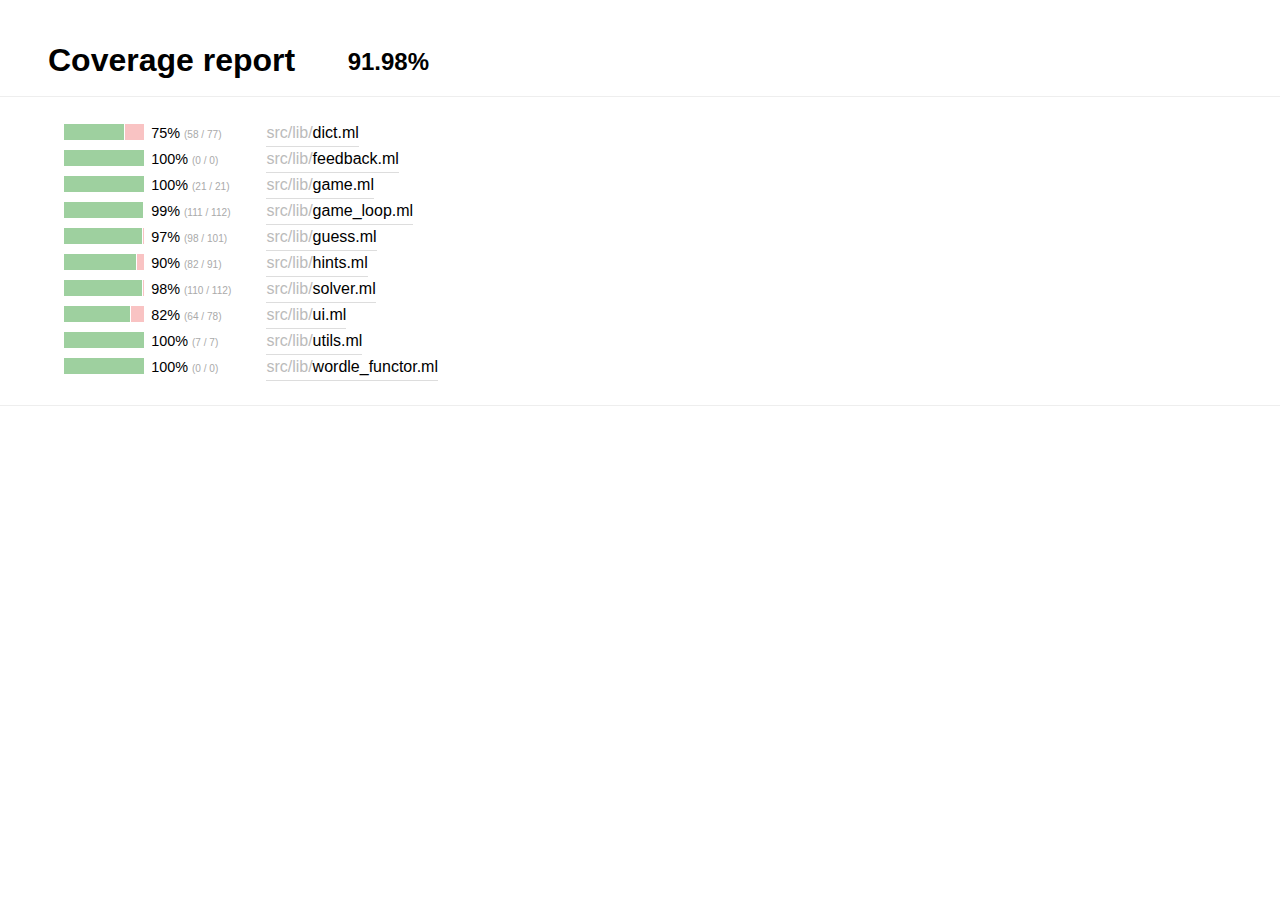
<file: _coverage/index.html>
<!DOCTYPE html>
<html lang="en">
  <head>
    <meta charset="utf-8"/>
    <title>Coverage report</title>
    <meta name="description" content="91.98% coverage overall"/>
    <link rel="stylesheet" type="text/css" href="coverage.css"/>
  </head>
  <body>
    <div id="header">
      <h1>Coverage report</h1>
      <h2>91.98%</h2>
    </div>
    <div id="files">
      <div>
        <span class="meter">
          <span class="covered" style="width: 75%"></span>
        </span>
        <span class="percentage">75% <span class="stats">(58 / 77)</span></span>
        <a href="src/lib/dict.ml.html">
          <span class="dirname">src/lib/</span>dict.ml
        </a>
      </div>
      <div>
        <span class="meter">
          <span class="covered" style="width: 100%"></span>
        </span>
        <span class="percentage">100% <span class="stats">(0 / 0)</span></span>
        <a href="src/lib/feedback.ml.html">
          <span class="dirname">src/lib/</span>feedback.ml
        </a>
      </div>
      <div>
        <span class="meter">
          <span class="covered" style="width: 100%"></span>
        </span>
        <span class="percentage">100% <span class="stats">(21 / 21)</span></span>
        <a href="src/lib/game.ml.html">
          <span class="dirname">src/lib/</span>game.ml
        </a>
      </div>
      <div>
        <span class="meter">
          <span class="covered" style="width: 99%"></span>
        </span>
        <span class="percentage">99% <span class="stats">(111 / 112)</span></span>
        <a href="src/lib/game_loop.ml.html">
          <span class="dirname">src/lib/</span>game_loop.ml
        </a>
      </div>
      <div>
        <span class="meter">
          <span class="covered" style="width: 97%"></span>
        </span>
        <span class="percentage">97% <span class="stats">(98 / 101)</span></span>
        <a href="src/lib/guess.ml.html">
          <span class="dirname">src/lib/</span>guess.ml
        </a>
      </div>
      <div>
        <span class="meter">
          <span class="covered" style="width: 90%"></span>
        </span>
        <span class="percentage">90% <span class="stats">(82 / 91)</span></span>
        <a href="src/lib/hints.ml.html">
          <span class="dirname">src/lib/</span>hints.ml
        </a>
      </div>
      <div>
        <span class="meter">
          <span class="covered" style="width: 98%"></span>
        </span>
        <span class="percentage">98% <span class="stats">(110 / 112)</span></span>
        <a href="src/lib/solver.ml.html">
          <span class="dirname">src/lib/</span>solver.ml
        </a>
      </div>
      <div>
        <span class="meter">
          <span class="covered" style="width: 82%"></span>
        </span>
        <span class="percentage">82% <span class="stats">(64 / 78)</span></span>
        <a href="src/lib/ui.ml.html">
          <span class="dirname">src/lib/</span>ui.ml
        </a>
      </div>
      <div>
        <span class="meter">
          <span class="covered" style="width: 100%"></span>
        </span>
        <span class="percentage">100% <span class="stats">(7 / 7)</span></span>
        <a href="src/lib/utils.ml.html">
          <span class="dirname">src/lib/</span>utils.ml
        </a>
      </div>
      <div>
        <span class="meter">
          <span class="covered" style="width: 100%"></span>
        </span>
        <span class="percentage">100% <span class="stats">(0 / 0)</span></span>
        <a href="src/lib/wordle_functor.ml.html">
          <span class="dirname">src/lib/</span>wordle_functor.ml
        </a>
      </div>
    </div>
  </body>
</html>
</file>
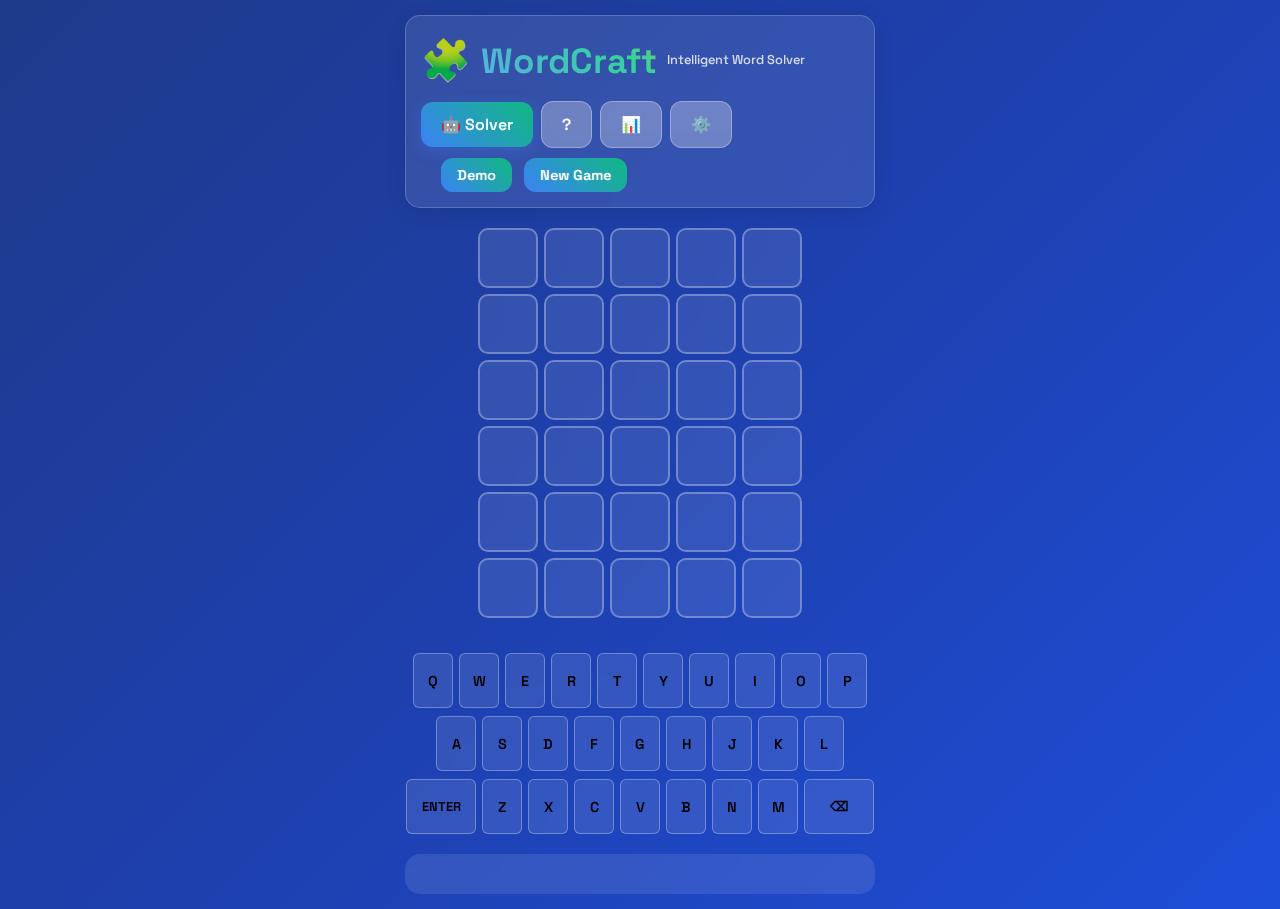
<file: mockUI/index.html>
<!DOCTYPE html>
<html lang="en">
<head>
    <meta charset="UTF-8">
    <meta name="viewport" content="width=device-width, initial-scale=1.0">
    <title>WordCraft - Smart Word Solver</title>
    <link rel="stylesheet" href="styles.css">
    <link href="https://fonts.googleapis.com/css2?family=Space+Grotesk:wght@400;500;600;700&family=JetBrains+Mono:wght@400;500&display=swap" rel="stylesheet">
</head>
<body>
    <div class="container">
        <!-- Header -->
        <header class="header">
            <div class="logo-section">
                <div class="logo-icon">🧩</div>
                <h1 class="title">WordCraft</h1>
                <div class="subtitle">Intelligent Word Solver</div>
            </div>
            <div class="header-controls">
                <button class="btn btn-primary" id="solverBtn">🤖 Solver</button>
                <button class="btn btn-secondary" id="helpBtn">?</button>
                <button class="btn btn-secondary" id="statsBtn">📊</button>
                <button class="btn btn-secondary" id="settingsBtn">⚙️</button>
            </div>
        </header>

        <!-- Solver Panel -->
        <div class="solver-panel" id="solverPanel">
            <div class="solver-header">
                <h3>🤖 AI Solver Assistant</h3>
                <button class="btn btn-small" id="closeSolver">✕</button>
            </div>
            <div class="solver-content">
                <div class="solver-status" id="solverStatus">Ready to help you solve!</div>
                <div class="solver-suggestion" id="solverSuggestion">
                    <div class="suggestion-label">Suggested Word:</div>
                    <div class="suggestion-word" id="suggestedWord">CRANE</div>
                    <div class="suggestion-reason" id="suggestionReason">High-frequency letters for optimal elimination</div>
                </div>
                <div class="solver-controls">
                    <button class="btn btn-solver" id="useSuggestion">Use Suggestion</button>
                    <button class="btn btn-solver-secondary" id="getHint">Get Hint</button>
                    <button class="btn btn-solver-secondary" id="analyzeBoard">Analyze Board</button>
                </div>
                <div class="solver-stats">
                    <div class="stat-item">
                        <span class="stat-label">Remaining Words:</span>
                        <span class="stat-value" id="remainingWords">2,315</span>
                    </div>
                    <div class="stat-item">
                        <span class="stat-label">Confidence:</span>
                        <span class="stat-value" id="solverConfidence">85%</span>
                    </div>
                </div>
            </div>
        </div>

        <!-- Game Board -->
        <main class="game-container">
            <div class="game-board" id="gameBoard">
                <!-- Game rows will be generated by JavaScript -->
            </div>

            <!-- Keyboard -->
            <div class="keyboard" id="keyboard">
                <div class="keyboard-row">
                    <button class="key" data-key="Q">Q</button>
                    <button class="key" data-key="W">W</button>
                    <button class="key" data-key="E">E</button>
                    <button class="key" data-key="R">R</button>
                    <button class="key" data-key="T">T</button>
                    <button class="key" data-key="Y">Y</button>
                    <button class="key" data-key="U">U</button>
                    <button class="key" data-key="I">I</button>
                    <button class="key" data-key="O">O</button>
                    <button class="key" data-key="P">P</button>
                </div>
                <div class="keyboard-row">
                    <button class="key" data-key="A">A</button>
                    <button class="key" data-key="S">S</button>
                    <button class="key" data-key="D">D</button>
                    <button class="key" data-key="F">F</button>
                    <button class="key" data-key="G">G</button>
                    <button class="key" data-key="H">H</button>
                    <button class="key" data-key="J">J</button>
                    <button class="key" data-key="K">K</button>
                    <button class="key" data-key="L">L</button>
                </div>
                <div class="keyboard-row">
                    <button class="key key-wide" data-key="ENTER">ENTER</button>
                    <button class="key" data-key="Z">Z</button>
                    <button class="key" data-key="X">X</button>
                    <button class="key" data-key="C">C</button>
                    <button class="key" data-key="V">V</button>
                    <button class="key" data-key="B">B</button>
                    <button class="key" data-key="N">N</button>
                    <button class="key" data-key="M">M</button>
                    <button class="key key-wide" data-key="BACKSPACE">⌫</button>
                </div>
            </div>
        </main>

        <!-- Game Status Messages -->
        <div class="game-status" id="gameStatus"></div>

        <!-- Modals -->
        <div class="modal" id="helpModal">
            <div class="modal-content">
                <div class="modal-header">
                    <h2>How to Play</h2>
                    <button class="modal-close" id="helpClose">&times;</button>
                </div>
                <div class="modal-body">
                    <p>Guess the WORDLE in 6 tries.</p>
                    <p>Each guess must be a valid 5-letter word. Hit the enter button to submit.</p>
                    <p>After each guess, the color of the tiles will change to show how close your guess was to the word.</p>
                    
                    <div class="example">
                        <h3>Examples</h3>
                        <div class="example-row">
                            <div class="tile tile-correct">W</div>
                            <div class="tile">E</div>
                            <div class="tile">A</div>
                            <div class="tile">R</div>
                            <div class="tile">Y</div>
                        </div>
                        <p><strong>W</strong> is in the word and in the correct spot.</p>
                        
                        <div class="example-row">
                            <div class="tile">P</div>
                            <div class="tile tile-present">I</div>
                            <div class="tile">L</div>
                            <div class="tile">L</div>
                            <div class="tile">S</div>
                        </div>
                        <p><strong>I</strong> is in the word but in the wrong spot.</p>
                        
                        <div class="example-row">
                            <div class="tile">V</div>
                            <div class="tile">A</div>
                            <div class="tile">G</div>
                            <div class="tile tile-absent">U</div>
                            <div class="tile">E</div>
                        </div>
                        <p><strong>U</strong> is not in the word in any spot.</p>
                    </div>
                </div>
            </div>
        </div>

        <div class="modal" id="statsModal">
            <div class="modal-content">
                <div class="modal-header">
                    <h2>Statistics</h2>
                    <button class="modal-close" id="statsClose">&times;</button>
                </div>
                <div class="modal-body">
                    <div class="stats-grid">
                        <div class="stat-item">
                            <div class="stat-number">0</div>
                            <div class="stat-label">Played</div>
                        </div>
                        <div class="stat-item">
                            <div class="stat-number">0%</div>
                            <div class="stat-label">Win Rate</div>
                        </div>
                        <div class="stat-item">
                            <div class="stat-number">0</div>
                            <div class="stat-label">Current Streak</div>
                        </div>
                        <div class="stat-item">
                            <div class="stat-number">0</div>
                            <div class="stat-label">Max Streak</div>
                        </div>
                    </div>
                    <div class="guess-distribution">
                        <h3>Guess Distribution</h3>
                        <div class="distribution-bar">
                            <div class="bar-label">1</div>
                            <div class="bar-container">
                                <div class="bar" style="width: 0%"></div>
                            </div>
                            <div class="bar-count">0</div>
                        </div>
                        <div class="distribution-bar">
                            <div class="bar-label">2</div>
                            <div class="bar-container">
                                <div class="bar" style="width: 0%"></div>
                            </div>
                            <div class="bar-count">0</div>
                        </div>
                        <div class="distribution-bar">
                            <div class="bar-label">3</div>
                            <div class="bar-container">
                                <div class="bar" style="width: 0%"></div>
                            </div>
                            <div class="bar-count">0</div>
                        </div>
                        <div class="distribution-bar">
                            <div class="bar-label">4</div>
                            <div class="bar-container">
                                <div class="bar" style="width: 0%"></div>
                            </div>
                            <div class="bar-count">0</div>
                        </div>
                        <div class="distribution-bar">
                            <div class="bar-label">5</div>
                            <div class="bar-container">
                                <div class="bar" style="width: 0%"></div>
                            </div>
                            <div class="bar-count">0</div>
                        </div>
                        <div class="distribution-bar">
                            <div class="bar-label">6</div>
                            <div class="bar-container">
                                <div class="bar" style="width: 0%"></div>
                            </div>
                            <div class="bar-count">0</div>
                        </div>
                    </div>
                </div>
            </div>
        </div>

        <div class="modal" id="settingsModal">
            <div class="modal-content">
                <div class="modal-header">
                    <h2>Settings</h2>
                    <button class="modal-close" id="settingsClose">&times;</button>
                </div>
                <div class="modal-body">
                    <div class="setting-item">
                        <label for="darkMode">Dark Mode</label>
                        <input type="checkbox" id="darkMode" class="toggle">
                    </div>
                    <div class="setting-item">
                        <label for="hardMode">Hard Mode</label>
                        <input type="checkbox" id="hardMode" class="toggle">
                        <p class="setting-description">Any revealed hints must be used in subsequent guesses</p>
                    </div>
                    <div class="setting-item">
                        <label for="colorBlind">Color Blind Mode</label>
                        <input type="checkbox" id="colorBlind" class="toggle">
                        <p class="setting-description">High contrast colors for better visibility</p>
                    </div>
                </div>
            </div>
        </div>
    </div>

    <script src="script.js"></script>
</body>
</html>
</file>
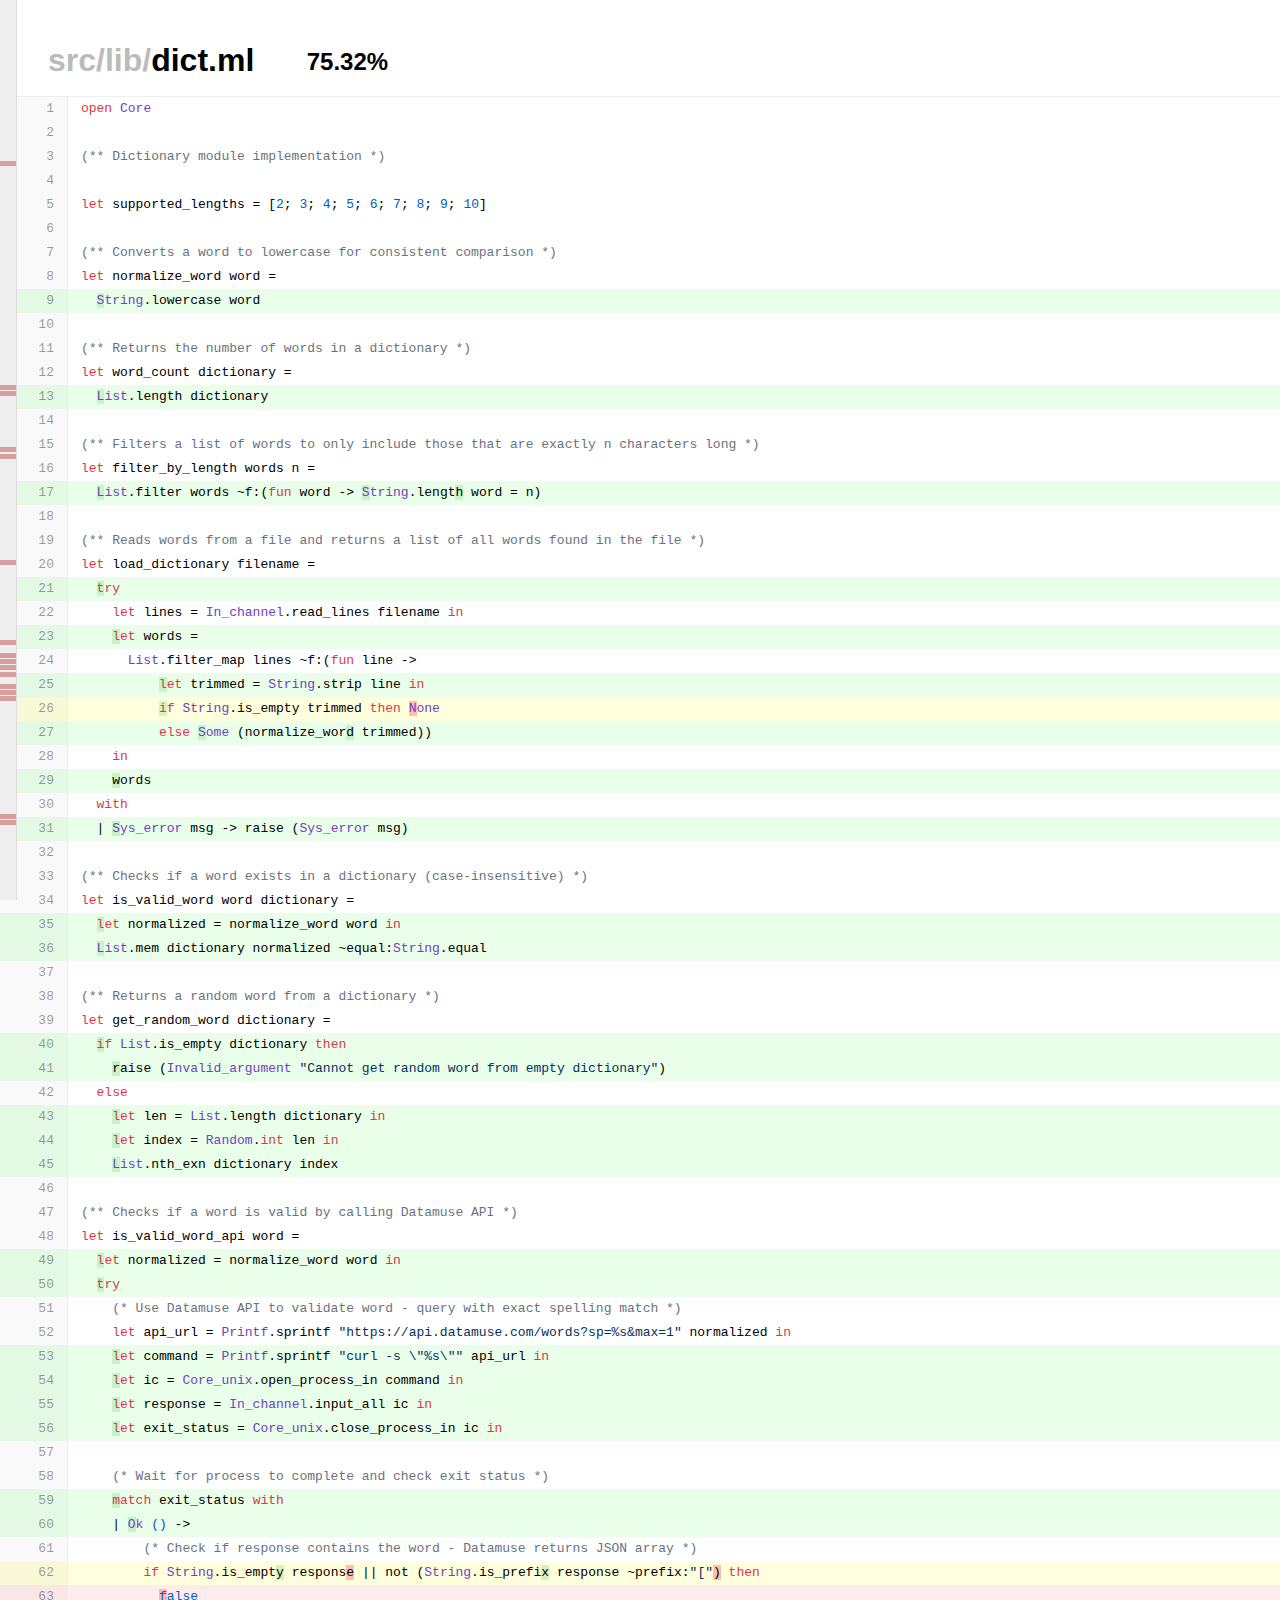
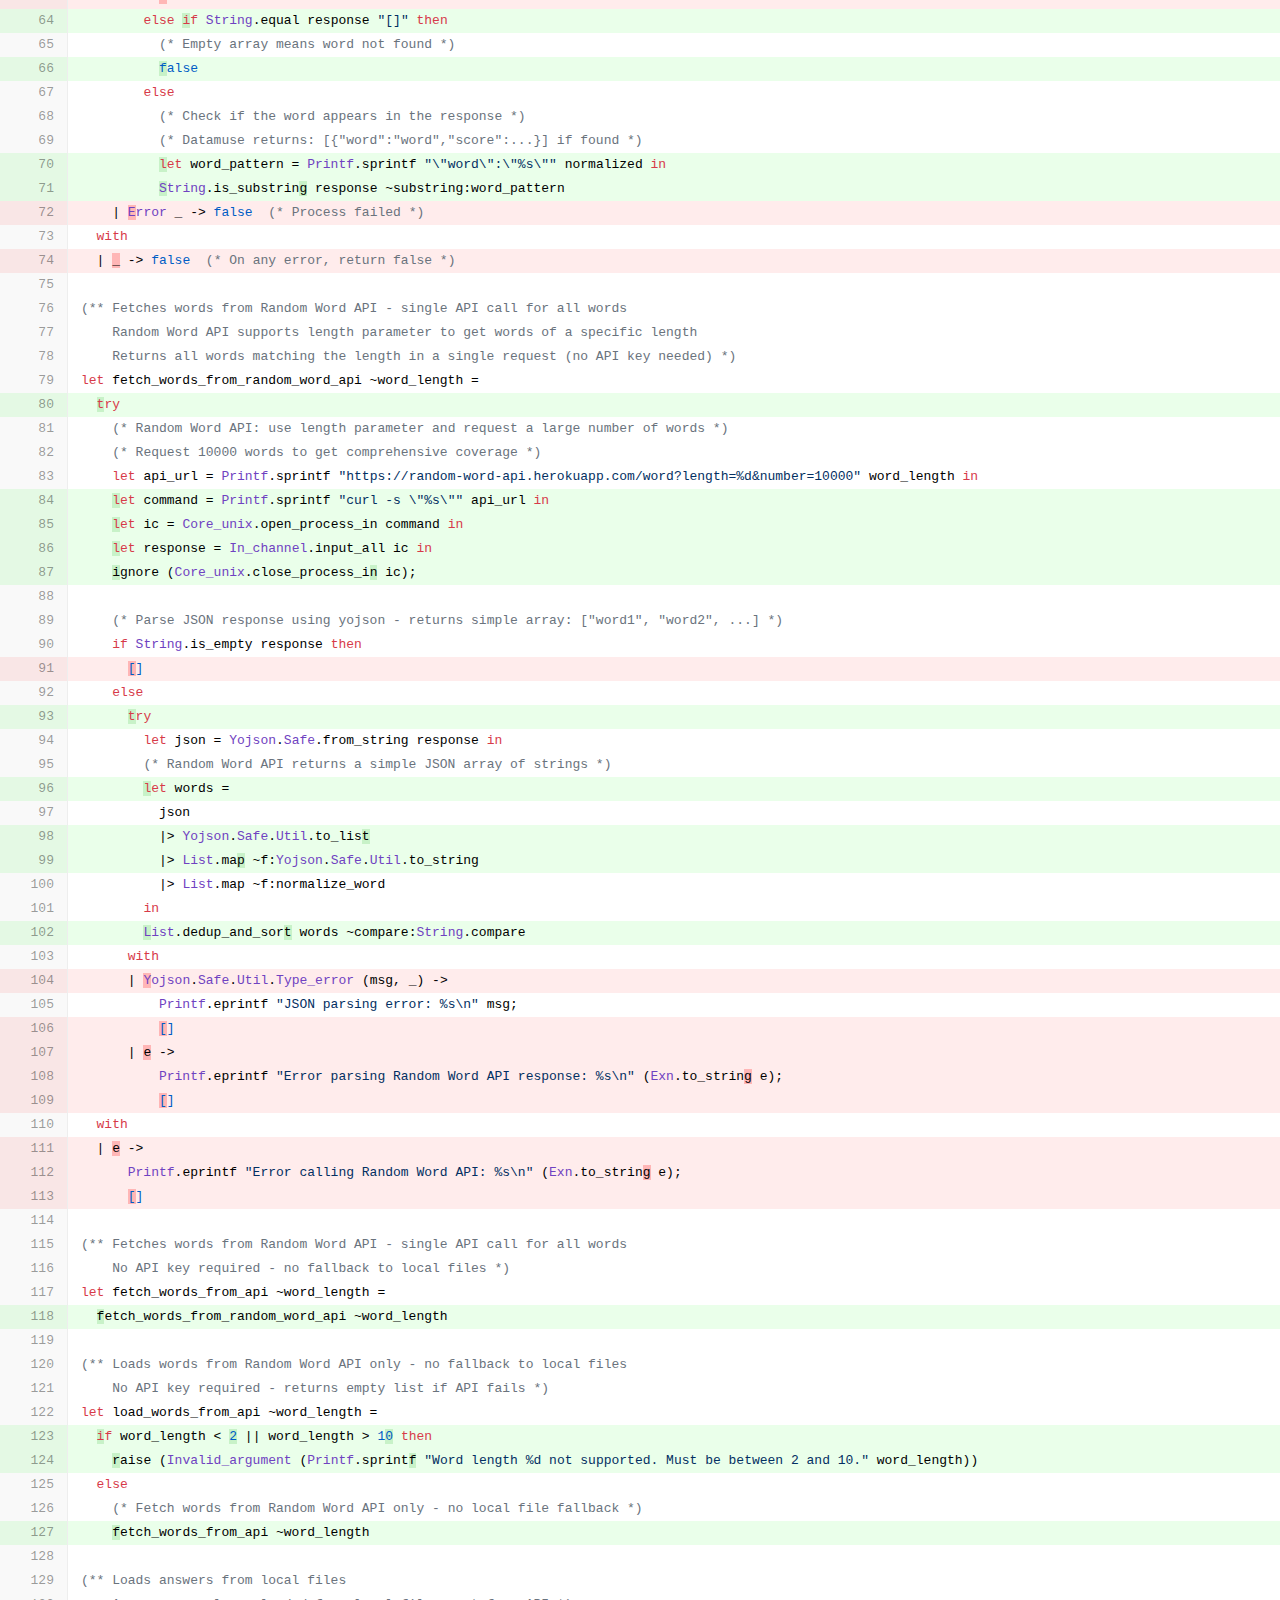
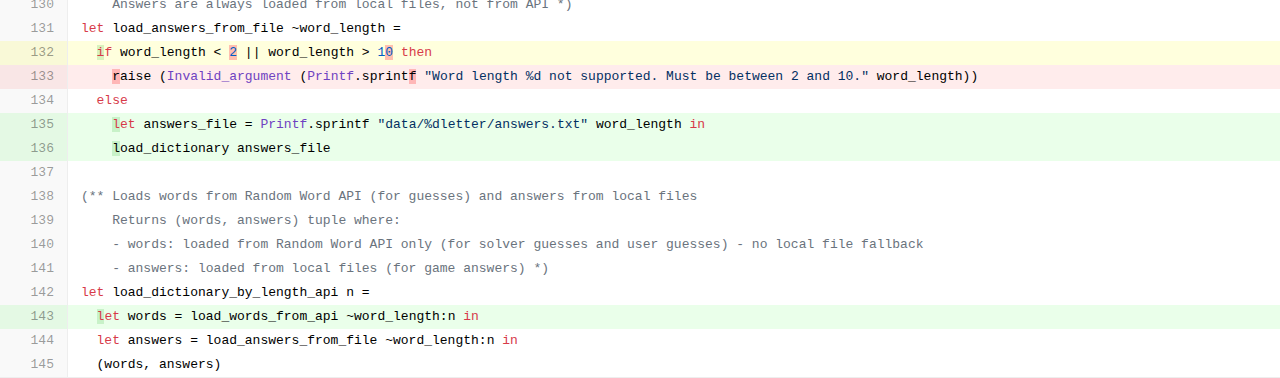
<file: _coverage/src/lib/dict.ml.html>
<!DOCTYPE html>
<html lang="en">
  <head>
    <meta charset="utf-8"/>
    <title>dict.ml &mdash; Coverage report</title>
    <meta name="description" content="75.32% coverage in src/lib/dict.ml">
    <link rel="stylesheet" href="../../coverage.css"/>
    <script src="../../highlight.pack.js"></script>
    <script>hljs.initHighlightingOnLoad();</script>
  </head>
  <body>
    <div id="header">
      <h1>
        <a href="../../index.html">
          <span class="dirname">src/lib/</span>dict.ml
        </a>
      </h1>
      <h2>75.32%</h2>
    </div>
    <div id="navbar">
      <span class="some-visited" style="top:17.93%"></span>
      <span class="some-visited" style="top:42.76%"></span>
      <span class="unvisited" style="top:43.45%"></span>
      <span class="unvisited" style="top:49.66%"></span>
      <span class="unvisited" style="bottom:48.97%"></span>
      <span class="unvisited" style="bottom:37.24%"></span>
      <span class="unvisited" style="bottom:28.28%"></span>
      <span class="unvisited" style="bottom:26.90%"></span>
      <span class="unvisited" style="bottom:26.21%"></span>
      <span class="unvisited" style="bottom:25.52%"></span>
      <span class="unvisited" style="bottom:24.83%"></span>
      <span class="unvisited" style="bottom:23.45%"></span>
      <span class="unvisited" style="bottom:22.76%"></span>
      <span class="unvisited" style="bottom:22.07%"></span>
      <span class="some-visited" style="bottom:8.97%"></span>
      <span class="unvisited" style="bottom:8.28%"></span>
    </div>
    <div id="report">
      <div id="lines-layer">
        <pre>
<a id="L1"></a><span > </span>
<a id="L2"></a><span > </span>
<a id="L3"></a><span > </span>
<a id="L4"></a><span > </span>
<a id="L5"></a><span > </span>
<a id="L6"></a><span > </span>
<a id="L7"></a><span > </span>
<a id="L8"></a><span > </span>
<a id="L9"></a><span class="visited"> </span>
<a id="L10"></a><span > </span>
<a id="L11"></a><span > </span>
<a id="L12"></a><span > </span>
<a id="L13"></a><span class="visited"> </span>
<a id="L14"></a><span > </span>
<a id="L15"></a><span > </span>
<a id="L16"></a><span > </span>
<a id="L17"></a><span class="visited"> </span>
<a id="L18"></a><span > </span>
<a id="L19"></a><span > </span>
<a id="L20"></a><span > </span>
<a id="L21"></a><span class="visited"> </span>
<a id="L22"></a><span > </span>
<a id="L23"></a><span class="visited"> </span>
<a id="L24"></a><span > </span>
<a id="L25"></a><span class="visited"> </span>
<a id="L26"></a><span class="some-visited"> </span>
<a id="L27"></a><span class="visited"> </span>
<a id="L28"></a><span > </span>
<a id="L29"></a><span class="visited"> </span>
<a id="L30"></a><span > </span>
<a id="L31"></a><span class="visited"> </span>
<a id="L32"></a><span > </span>
<a id="L33"></a><span > </span>
<a id="L34"></a><span > </span>
<a id="L35"></a><span class="visited"> </span>
<a id="L36"></a><span class="visited"> </span>
<a id="L37"></a><span > </span>
<a id="L38"></a><span > </span>
<a id="L39"></a><span > </span>
<a id="L40"></a><span class="visited"> </span>
<a id="L41"></a><span class="visited"> </span>
<a id="L42"></a><span > </span>
<a id="L43"></a><span class="visited"> </span>
<a id="L44"></a><span class="visited"> </span>
<a id="L45"></a><span class="visited"> </span>
<a id="L46"></a><span > </span>
<a id="L47"></a><span > </span>
<a id="L48"></a><span > </span>
<a id="L49"></a><span class="visited"> </span>
<a id="L50"></a><span class="visited"> </span>
<a id="L51"></a><span > </span>
<a id="L52"></a><span > </span>
<a id="L53"></a><span class="visited"> </span>
<a id="L54"></a><span class="visited"> </span>
<a id="L55"></a><span class="visited"> </span>
<a id="L56"></a><span class="visited"> </span>
<a id="L57"></a><span > </span>
<a id="L58"></a><span > </span>
<a id="L59"></a><span class="visited"> </span>
<a id="L60"></a><span class="visited"> </span>
<a id="L61"></a><span > </span>
<a id="L62"></a><span class="some-visited"> </span>
<a id="L63"></a><span class="unvisited"> </span>
<a id="L64"></a><span class="visited"> </span>
<a id="L65"></a><span > </span>
<a id="L66"></a><span class="visited"> </span>
<a id="L67"></a><span > </span>
<a id="L68"></a><span > </span>
<a id="L69"></a><span > </span>
<a id="L70"></a><span class="visited"> </span>
<a id="L71"></a><span class="visited"> </span>
<a id="L72"></a><span class="unvisited"> </span>
<a id="L73"></a><span > </span>
<a id="L74"></a><span class="unvisited"> </span>
<a id="L75"></a><span > </span>
<a id="L76"></a><span > </span>
<a id="L77"></a><span > </span>
<a id="L78"></a><span > </span>
<a id="L79"></a><span > </span>
<a id="L80"></a><span class="visited"> </span>
<a id="L81"></a><span > </span>
<a id="L82"></a><span > </span>
<a id="L83"></a><span > </span>
<a id="L84"></a><span class="visited"> </span>
<a id="L85"></a><span class="visited"> </span>
<a id="L86"></a><span class="visited"> </span>
<a id="L87"></a><span class="visited"> </span>
<a id="L88"></a><span > </span>
<a id="L89"></a><span > </span>
<a id="L90"></a><span > </span>
<a id="L91"></a><span class="unvisited"> </span>
<a id="L92"></a><span > </span>
<a id="L93"></a><span class="visited"> </span>
<a id="L94"></a><span > </span>
<a id="L95"></a><span > </span>
<a id="L96"></a><span class="visited"> </span>
<a id="L97"></a><span > </span>
<a id="L98"></a><span class="visited"> </span>
<a id="L99"></a><span class="visited"> </span>
<a id="L100"></a><span > </span>
<a id="L101"></a><span > </span>
<a id="L102"></a><span class="visited"> </span>
<a id="L103"></a><span > </span>
<a id="L104"></a><span class="unvisited"> </span>
<a id="L105"></a><span > </span>
<a id="L106"></a><span class="unvisited"> </span>
<a id="L107"></a><span class="unvisited"> </span>
<a id="L108"></a><span class="unvisited"> </span>
<a id="L109"></a><span class="unvisited"> </span>
<a id="L110"></a><span > </span>
<a id="L111"></a><span class="unvisited"> </span>
<a id="L112"></a><span class="unvisited"> </span>
<a id="L113"></a><span class="unvisited"> </span>
<a id="L114"></a><span > </span>
<a id="L115"></a><span > </span>
<a id="L116"></a><span > </span>
<a id="L117"></a><span > </span>
<a id="L118"></a><span class="visited"> </span>
<a id="L119"></a><span > </span>
<a id="L120"></a><span > </span>
<a id="L121"></a><span > </span>
<a id="L122"></a><span > </span>
<a id="L123"></a><span class="visited"> </span>
<a id="L124"></a><span class="visited"> </span>
<a id="L125"></a><span > </span>
<a id="L126"></a><span > </span>
<a id="L127"></a><span class="visited"> </span>
<a id="L128"></a><span > </span>
<a id="L129"></a><span > </span>
<a id="L130"></a><span > </span>
<a id="L131"></a><span > </span>
<a id="L132"></a><span class="some-visited"> </span>
<a id="L133"></a><span class="unvisited"> </span>
<a id="L134"></a><span > </span>
<a id="L135"></a><span class="visited"> </span>
<a id="L136"></a><span class="visited"> </span>
<a id="L137"></a><span > </span>
<a id="L138"></a><span > </span>
<a id="L139"></a><span > </span>
<a id="L140"></a><span > </span>
<a id="L141"></a><span > </span>
<a id="L142"></a><span > </span>
<a id="L143"></a><span class="visited"> </span>
<a id="L144"></a><span > </span>
<a id="L145"></a><span > </span>
</pre>
      </div>
      <div id="text-layer">
        <pre id="line-numbers">
<a href="#L1">  1</a>
<a href="#L2">  2</a>
<a href="#L3">  3</a>
<a href="#L4">  4</a>
<a href="#L5">  5</a>
<a href="#L6">  6</a>
<a href="#L7">  7</a>
<a href="#L8">  8</a>
<a href="#L9">  9</a>
<a href="#L10"> 10</a>
<a href="#L11"> 11</a>
<a href="#L12"> 12</a>
<a href="#L13"> 13</a>
<a href="#L14"> 14</a>
<a href="#L15"> 15</a>
<a href="#L16"> 16</a>
<a href="#L17"> 17</a>
<a href="#L18"> 18</a>
<a href="#L19"> 19</a>
<a href="#L20"> 20</a>
<a href="#L21"> 21</a>
<a href="#L22"> 22</a>
<a href="#L23"> 23</a>
<a href="#L24"> 24</a>
<a href="#L25"> 25</a>
<a href="#L26"> 26</a>
<a href="#L27"> 27</a>
<a href="#L28"> 28</a>
<a href="#L29"> 29</a>
<a href="#L30"> 30</a>
<a href="#L31"> 31</a>
<a href="#L32"> 32</a>
<a href="#L33"> 33</a>
<a href="#L34"> 34</a>
<a href="#L35"> 35</a>
<a href="#L36"> 36</a>
<a href="#L37"> 37</a>
<a href="#L38"> 38</a>
<a href="#L39"> 39</a>
<a href="#L40"> 40</a>
<a href="#L41"> 41</a>
<a href="#L42"> 42</a>
<a href="#L43"> 43</a>
<a href="#L44"> 44</a>
<a href="#L45"> 45</a>
<a href="#L46"> 46</a>
<a href="#L47"> 47</a>
<a href="#L48"> 48</a>
<a href="#L49"> 49</a>
<a href="#L50"> 50</a>
<a href="#L51"> 51</a>
<a href="#L52"> 52</a>
<a href="#L53"> 53</a>
<a href="#L54"> 54</a>
<a href="#L55"> 55</a>
<a href="#L56"> 56</a>
<a href="#L57"> 57</a>
<a href="#L58"> 58</a>
<a href="#L59"> 59</a>
<a href="#L60"> 60</a>
<a href="#L61"> 61</a>
<a href="#L62"> 62</a>
<a href="#L63"> 63</a>
<a href="#L64"> 64</a>
<a href="#L65"> 65</a>
<a href="#L66"> 66</a>
<a href="#L67"> 67</a>
<a href="#L68"> 68</a>
<a href="#L69"> 69</a>
<a href="#L70"> 70</a>
<a href="#L71"> 71</a>
<a href="#L72"> 72</a>
<a href="#L73"> 73</a>
<a href="#L74"> 74</a>
<a href="#L75"> 75</a>
<a href="#L76"> 76</a>
<a href="#L77"> 77</a>
<a href="#L78"> 78</a>
<a href="#L79"> 79</a>
<a href="#L80"> 80</a>
<a href="#L81"> 81</a>
<a href="#L82"> 82</a>
<a href="#L83"> 83</a>
<a href="#L84"> 84</a>
<a href="#L85"> 85</a>
<a href="#L86"> 86</a>
<a href="#L87"> 87</a>
<a href="#L88"> 88</a>
<a href="#L89"> 89</a>
<a href="#L90"> 90</a>
<a href="#L91"> 91</a>
<a href="#L92"> 92</a>
<a href="#L93"> 93</a>
<a href="#L94"> 94</a>
<a href="#L95"> 95</a>
<a href="#L96"> 96</a>
<a href="#L97"> 97</a>
<a href="#L98"> 98</a>
<a href="#L99"> 99</a>
<a href="#L100">100</a>
<a href="#L101">101</a>
<a href="#L102">102</a>
<a href="#L103">103</a>
<a href="#L104">104</a>
<a href="#L105">105</a>
<a href="#L106">106</a>
<a href="#L107">107</a>
<a href="#L108">108</a>
<a href="#L109">109</a>
<a href="#L110">110</a>
<a href="#L111">111</a>
<a href="#L112">112</a>
<a href="#L113">113</a>
<a href="#L114">114</a>
<a href="#L115">115</a>
<a href="#L116">116</a>
<a href="#L117">117</a>
<a href="#L118">118</a>
<a href="#L119">119</a>
<a href="#L120">120</a>
<a href="#L121">121</a>
<a href="#L122">122</a>
<a href="#L123">123</a>
<a href="#L124">124</a>
<a href="#L125">125</a>
<a href="#L126">126</a>
<a href="#L127">127</a>
<a href="#L128">128</a>
<a href="#L129">129</a>
<a href="#L130">130</a>
<a href="#L131">131</a>
<a href="#L132">132</a>
<a href="#L133">133</a>
<a href="#L134">134</a>
<a href="#L135">135</a>
<a href="#L136">136</a>
<a href="#L137">137</a>
<a href="#L138">138</a>
<a href="#L139">139</a>
<a href="#L140">140</a>
<a href="#L141">141</a>
<a href="#L142">142</a>
<a href="#L143">143</a>
<a href="#L144">144</a>
<a href="#L145">145</a>
</pre>
<pre><code class="ocaml">open Core

(** Dictionary module implementation *)

let supported_lengths = [2; 3; 4; 5; 6; 7; 8; 9; 10]

(** Converts a word to lowercase for consistent comparison *)
let normalize_word word =
  <span data-count="802698">S</span>tring.lowercase word

(** Returns the number of words in a dictionary *)
let word_count dictionary =
  <span data-count="68">L</span>ist.length dictionary

(** Filters a list of words to only include those that are exactly n characters long *)
let filter_by_length words n =
  <span data-count="12">L</span>ist.filter words ~f:(fun word -&gt; <span data-count="26700">S</span>tring.lengt<span data-count="26700">h</span> word = n)

(** Reads words from a file and returns a list of all words found in the file *)
let load_dictionary filename =
  <span data-count="99">t</span>ry
    let lines = In_channel.read_lines filename in
    <span data-count="98">l</span>et words =
      List.filter_map lines ~f:(fun line -&gt;
          <span data-count="30439">l</span>et trimmed = String.strip line in
          <span data-count="30439">i</span>f String.is_empty trimmed then <span data-count="0">N</span>one
          else <span data-count="30439">S</span>ome (normalize_wor<span data-count="30439">d</span> trimmed))
    in
    <span data-count="98">w</span>ords
  with
  | <span data-count="1">S</span>ys_error msg -&gt; raise (Sys_error msg)

(** Checks if a word exists in a dictionary (case-insensitive) *)
let is_valid_word word dictionary =
  <span data-count="16">l</span>et normalized = normalize_word word in
  <span data-count="16">L</span>ist.mem dictionary normalized ~equal:String.equal

(** Returns a random word from a dictionary *)
let get_random_word dictionary =
  <span data-count="58">i</span>f List.is_empty dictionary then
    <span data-count="1">r</span>aise (Invalid_argument "Cannot get random word from empty dictionary")
  else
    <span data-count="57">l</span>et len = List.length dictionary in
    <span data-count="57">l</span>et index = Random.int len in
    <span data-count="57">L</span>ist.nth_exn dictionary index

(** Checks if a word is valid by calling Datamuse API *)
let is_valid_word_api word =
  <span data-count="28">l</span>et normalized = normalize_word word in
  <span data-count="28">t</span>ry
    (* Use Datamuse API to validate word - query with exact spelling match *)
    let api_url = Printf.sprintf "https://api.datamuse.com/words?sp=%s&amp;max=1" normalized in
    <span data-count="28">l</span>et command = Printf.sprintf "curl -s \"%s\"" api_url in
    <span data-count="28">l</span>et ic = Core_unix.open_process_in command in
    <span data-count="28">l</span>et response = In_channel.input_all ic in
    <span data-count="28">l</span>et exit_status = Core_unix.close_process_in ic in
    
    (* Wait for process to complete and check exit status *)
    <span data-count="28">m</span>atch exit_status with
    | <span data-count="28">O</span>k () -&gt;
        (* Check if response contains the word - Datamuse returns JSON array *)
        if String.is_empt<span data-count="28">y</span> respons<span data-count="0">e</span> || not (String.is_prefi<span data-count="28">x</span> response ~prefix:"["<span data-count="0">)</span> then
          <span data-count="0">f</span>alse
        else <span data-count="28">i</span>f String.equal response "[]" then
          (* Empty array means word not found *)
          <span data-count="2">f</span>alse
        else
          (* Check if the word appears in the response *)
          (* Datamuse returns: [{"word":"word","score":...}] if found *)
          <span data-count="26">l</span>et word_pattern = Printf.sprintf "\"word\":\"%s\"" normalized in
          <span data-count="26">S</span>tring.is_substrin<span data-count="26">g</span> response ~substring:word_pattern
    | <span data-count="0">E</span>rror _ -&gt; false  (* Process failed *)
  with
  | <span data-count="0">_</span> -&gt; false  (* On any error, return false *)

(** Fetches words from Random Word API - single API call for all words
    Random Word API supports length parameter to get words of a specific length
    Returns all words matching the length in a single request (no API key needed) *)
let fetch_words_from_random_word_api ~word_length =
  <span data-count="97">t</span>ry
    (* Random Word API: use length parameter and request a large number of words *)
    (* Request 10000 words to get comprehensive coverage *)
    let api_url = Printf.sprintf "https://random-word-api.herokuapp.com/word?length=%d&amp;number=10000" word_length in
    <span data-count="97">l</span>et command = Printf.sprintf "curl -s \"%s\"" api_url in
    <span data-count="97">l</span>et ic = Core_unix.open_process_in command in
    <span data-count="97">l</span>et response = In_channel.input_all ic in
    <span data-count="97">i</span>gnore (Core_unix.close_process_i<span data-count="97">n</span> ic);
    
    (* Parse JSON response using yojson - returns simple array: ["word1", "word2", ...] *)
    if String.is_empty response then
      <span data-count="0">[</span>]
    else
      <span data-count="97">t</span>ry
        let json = Yojson.Safe.from_string response in
        (* Random Word API returns a simple JSON array of strings *)
        <span data-count="97">l</span>et words = 
          json
          |&gt; Yojson.Safe.Util.to_lis<span data-count="97">t</span> 
          |&gt; List.ma<span data-count="97">p</span> ~f:Yojson.Safe.Util.to_string
          |&gt; List.map ~f:normalize_word
        in
        <span data-count="97">L</span>ist.dedup_and_sor<span data-count="97">t</span> words ~compare:String.compare
      with
      | <span data-count="0">Y</span>ojson.Safe.Util.Type_error (msg, _) -&gt;
          Printf.eprintf "JSON parsing error: %s\n" msg;
          <span data-count="0">[</span>]
      | <span data-count="0">e</span> -&gt;
          Printf.eprintf "Error parsing Random Word API response: %s\n" (Exn.to_strin<span data-count="0">g</span> e);
          <span data-count="0">[</span>]
  with
  | <span data-count="0">e</span> -&gt;
      Printf.eprintf "Error calling Random Word API: %s\n" (Exn.to_strin<span data-count="0">g</span> e);
      <span data-count="0">[</span>]

(** Fetches words from Random Word API - single API call for all words
    No API key required - no fallback to local files *)
let fetch_words_from_api ~word_length =
  <span data-count="97">f</span>etch_words_from_random_word_api ~word_length

(** Loads words from Random Word API only - no fallback to local files
    No API key required - returns empty list if API fails *)
let load_words_from_api ~word_length =
  <span data-count="111">i</span>f word_length &lt; <span data-count="9">2</span> || word_length &gt; 1<span data-count="5">0</span> then
    <span data-count="14">r</span>aise (Invalid_argument (Printf.sprint<span data-count="14">f</span> "Word length %d not supported. Must be between 2 and 10." word_length))
  else
    (* Fetch words from Random Word API only - no local file fallback *)
    <span data-count="97">f</span>etch_words_from_api ~word_length

(** Loads answers from local files
    Answers are always loaded from local files, not from API *)
let load_answers_from_file ~word_length =
  <span data-count="96">i</span>f word_length &lt; <span data-count="0">2</span> || word_length &gt; 1<span data-count="0">0</span> then
    <span data-count="0">r</span>aise (Invalid_argument (Printf.sprint<span data-count="0">f</span> "Word length %d not supported. Must be between 2 and 10." word_length))
  else
    <span data-count="96">l</span>et answers_file = Printf.sprintf "data/%dletter/answers.txt" word_length in
    <span data-count="96">l</span>oad_dictionary answers_file

(** Loads words from Random Word API (for guesses) and answers from local files
    Returns (words, answers) tuple where:
    - words: loaded from Random Word API only (for solver guesses and user guesses) - no local file fallback
    - answers: loaded from local files (for game answers) *)
let load_dictionary_by_length_api n =
  <span data-count="107">l</span>et words = load_words_from_api ~word_length:n in
  let answers = load_answers_from_file ~word_length:n in
  (words, answers)
</code></pre>
      </div>
    </div>
    <script src="../../coverage.js"></script>
  </body>
</html>
</file>
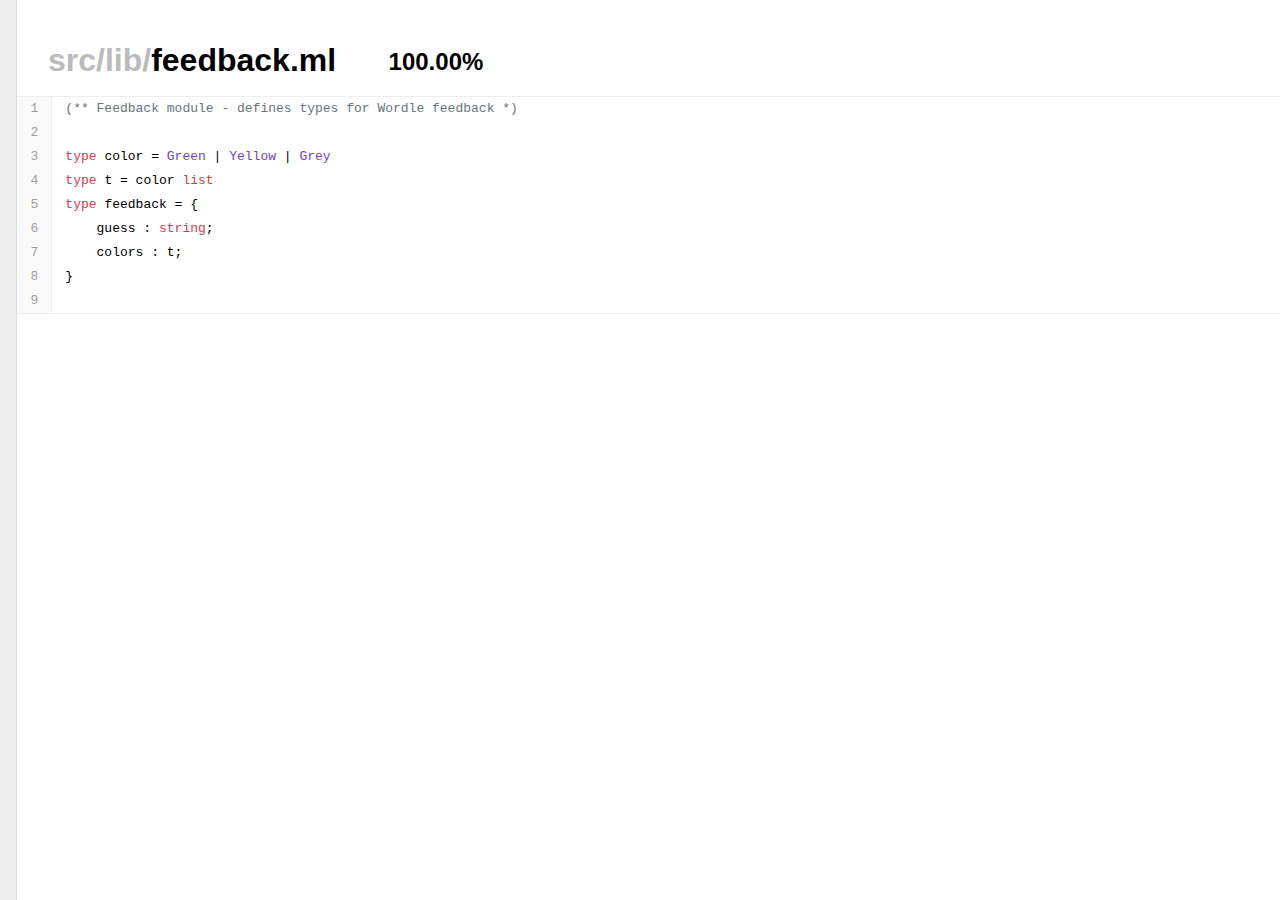
<file: _coverage/src/lib/feedback.ml.html>
<!DOCTYPE html>
<html lang="en">
  <head>
    <meta charset="utf-8"/>
    <title>feedback.ml &mdash; Coverage report</title>
    <meta name="description" content="100.00% coverage in src/lib/feedback.ml">
    <link rel="stylesheet" href="../../coverage.css"/>
    <script src="../../highlight.pack.js"></script>
    <script>hljs.initHighlightingOnLoad();</script>
  </head>
  <body>
    <div id="header">
      <h1>
        <a href="../../index.html">
          <span class="dirname">src/lib/</span>feedback.ml
        </a>
      </h1>
      <h2>100.00%</h2>
    </div>
    <div id="navbar">
    </div>
    <div id="report">
      <div id="lines-layer">
        <pre>
<a id="L1"></a><span > </span>
<a id="L2"></a><span > </span>
<a id="L3"></a><span > </span>
<a id="L4"></a><span > </span>
<a id="L5"></a><span > </span>
<a id="L6"></a><span > </span>
<a id="L7"></a><span > </span>
<a id="L8"></a><span > </span>
<a id="L9"></a><span > </span>
</pre>
      </div>
      <div id="text-layer">
        <pre id="line-numbers">
<a href="#L1">1</a>
<a href="#L2">2</a>
<a href="#L3">3</a>
<a href="#L4">4</a>
<a href="#L5">5</a>
<a href="#L6">6</a>
<a href="#L7">7</a>
<a href="#L8">8</a>
<a href="#L9">9</a>
</pre>
<pre><code class="ocaml">(** Feedback module - defines types for Wordle feedback *)

type color = Green | Yellow | Grey
type t = color list
type feedback = {
    guess : string;
    colors : t;
}

</code></pre>
      </div>
    </div>
    <script src="../../coverage.js"></script>
  </body>
</html>
</file>
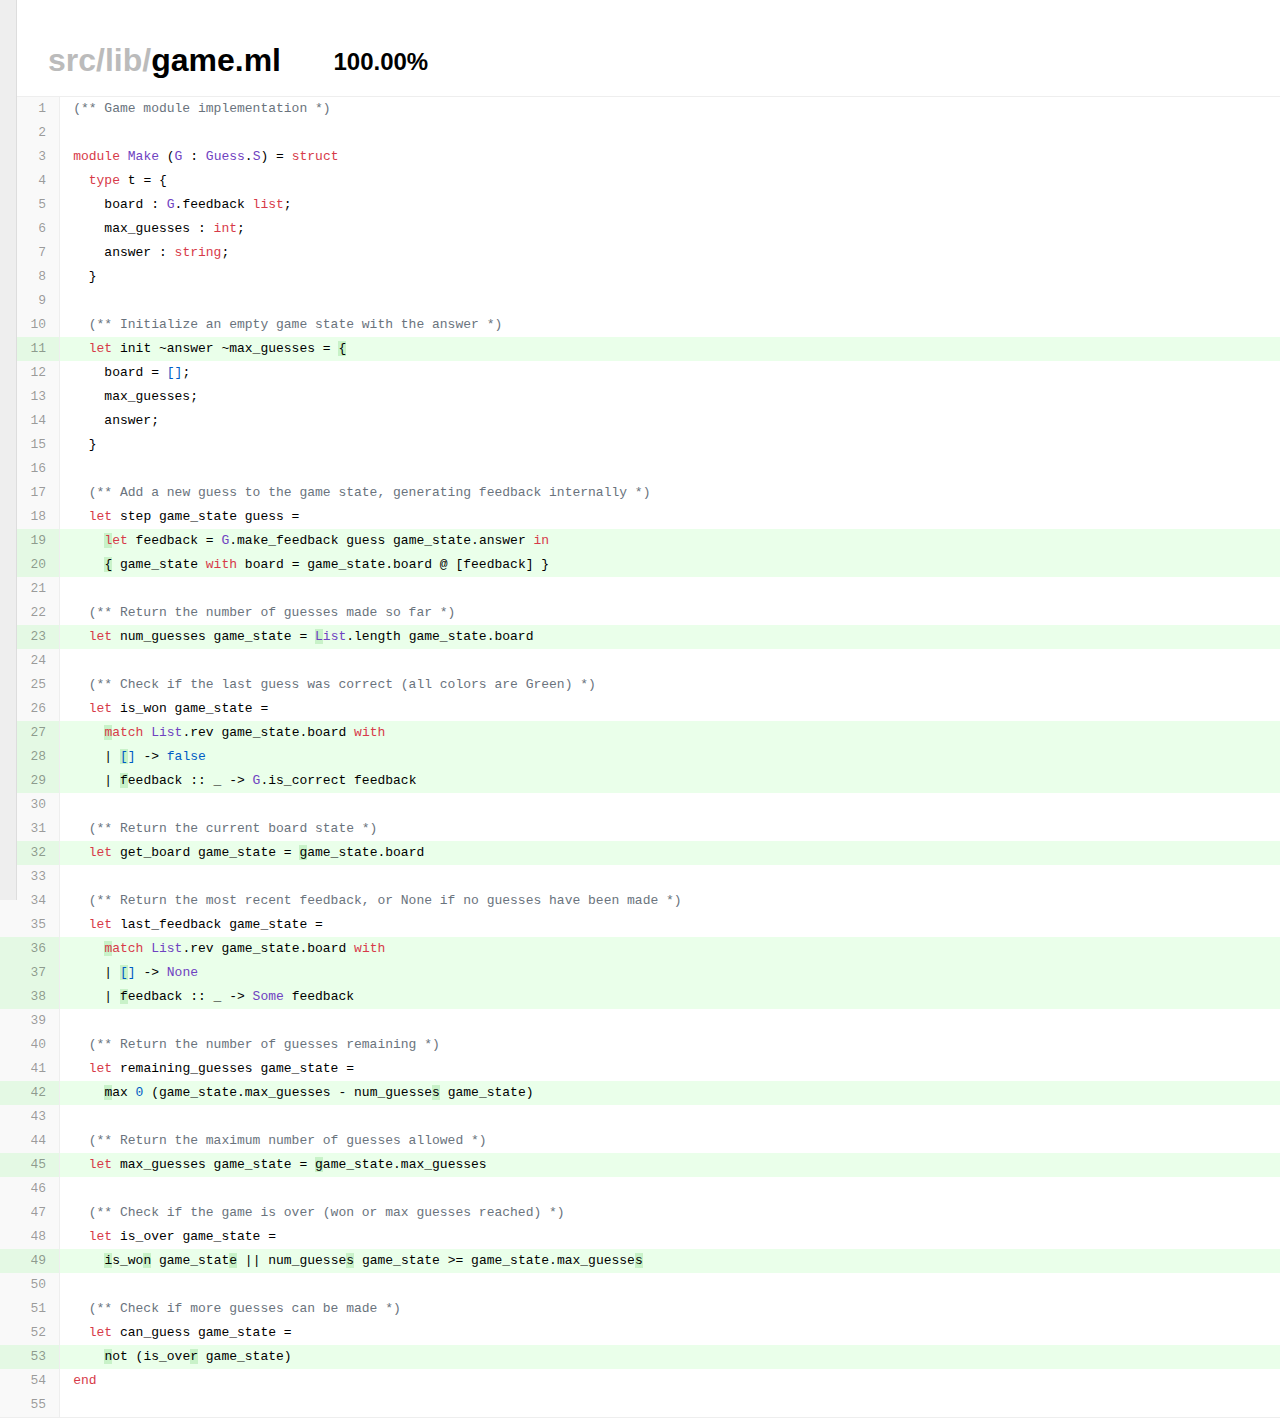
<file: _coverage/src/lib/game.ml.html>
<!DOCTYPE html>
<html lang="en">
  <head>
    <meta charset="utf-8"/>
    <title>game.ml &mdash; Coverage report</title>
    <meta name="description" content="100.00% coverage in src/lib/game.ml">
    <link rel="stylesheet" href="../../coverage.css"/>
    <script src="../../highlight.pack.js"></script>
    <script>hljs.initHighlightingOnLoad();</script>
  </head>
  <body>
    <div id="header">
      <h1>
        <a href="../../index.html">
          <span class="dirname">src/lib/</span>game.ml
        </a>
      </h1>
      <h2>100.00%</h2>
    </div>
    <div id="navbar">
    </div>
    <div id="report">
      <div id="lines-layer">
        <pre>
<a id="L1"></a><span > </span>
<a id="L2"></a><span > </span>
<a id="L3"></a><span > </span>
<a id="L4"></a><span > </span>
<a id="L5"></a><span > </span>
<a id="L6"></a><span > </span>
<a id="L7"></a><span > </span>
<a id="L8"></a><span > </span>
<a id="L9"></a><span > </span>
<a id="L10"></a><span > </span>
<a id="L11"></a><span class="visited"> </span>
<a id="L12"></a><span > </span>
<a id="L13"></a><span > </span>
<a id="L14"></a><span > </span>
<a id="L15"></a><span > </span>
<a id="L16"></a><span > </span>
<a id="L17"></a><span > </span>
<a id="L18"></a><span > </span>
<a id="L19"></a><span class="visited"> </span>
<a id="L20"></a><span class="visited"> </span>
<a id="L21"></a><span > </span>
<a id="L22"></a><span > </span>
<a id="L23"></a><span class="visited"> </span>
<a id="L24"></a><span > </span>
<a id="L25"></a><span > </span>
<a id="L26"></a><span > </span>
<a id="L27"></a><span class="visited"> </span>
<a id="L28"></a><span class="visited"> </span>
<a id="L29"></a><span class="visited"> </span>
<a id="L30"></a><span > </span>
<a id="L31"></a><span > </span>
<a id="L32"></a><span class="visited"> </span>
<a id="L33"></a><span > </span>
<a id="L34"></a><span > </span>
<a id="L35"></a><span > </span>
<a id="L36"></a><span class="visited"> </span>
<a id="L37"></a><span class="visited"> </span>
<a id="L38"></a><span class="visited"> </span>
<a id="L39"></a><span > </span>
<a id="L40"></a><span > </span>
<a id="L41"></a><span > </span>
<a id="L42"></a><span class="visited"> </span>
<a id="L43"></a><span > </span>
<a id="L44"></a><span > </span>
<a id="L45"></a><span class="visited"> </span>
<a id="L46"></a><span > </span>
<a id="L47"></a><span > </span>
<a id="L48"></a><span > </span>
<a id="L49"></a><span class="visited"> </span>
<a id="L50"></a><span > </span>
<a id="L51"></a><span > </span>
<a id="L52"></a><span > </span>
<a id="L53"></a><span class="visited"> </span>
<a id="L54"></a><span > </span>
<a id="L55"></a><span > </span>
</pre>
      </div>
      <div id="text-layer">
        <pre id="line-numbers">
<a href="#L1"> 1</a>
<a href="#L2"> 2</a>
<a href="#L3"> 3</a>
<a href="#L4"> 4</a>
<a href="#L5"> 5</a>
<a href="#L6"> 6</a>
<a href="#L7"> 7</a>
<a href="#L8"> 8</a>
<a href="#L9"> 9</a>
<a href="#L10">10</a>
<a href="#L11">11</a>
<a href="#L12">12</a>
<a href="#L13">13</a>
<a href="#L14">14</a>
<a href="#L15">15</a>
<a href="#L16">16</a>
<a href="#L17">17</a>
<a href="#L18">18</a>
<a href="#L19">19</a>
<a href="#L20">20</a>
<a href="#L21">21</a>
<a href="#L22">22</a>
<a href="#L23">23</a>
<a href="#L24">24</a>
<a href="#L25">25</a>
<a href="#L26">26</a>
<a href="#L27">27</a>
<a href="#L28">28</a>
<a href="#L29">29</a>
<a href="#L30">30</a>
<a href="#L31">31</a>
<a href="#L32">32</a>
<a href="#L33">33</a>
<a href="#L34">34</a>
<a href="#L35">35</a>
<a href="#L36">36</a>
<a href="#L37">37</a>
<a href="#L38">38</a>
<a href="#L39">39</a>
<a href="#L40">40</a>
<a href="#L41">41</a>
<a href="#L42">42</a>
<a href="#L43">43</a>
<a href="#L44">44</a>
<a href="#L45">45</a>
<a href="#L46">46</a>
<a href="#L47">47</a>
<a href="#L48">48</a>
<a href="#L49">49</a>
<a href="#L50">50</a>
<a href="#L51">51</a>
<a href="#L52">52</a>
<a href="#L53">53</a>
<a href="#L54">54</a>
<a href="#L55">55</a>
</pre>
<pre><code class="ocaml">(** Game module implementation *)

module Make (G : Guess.S) = struct
  type t = {
    board : G.feedback list;
    max_guesses : int;
    answer : string;
  }

  (** Initialize an empty game state with the answer *)
  let init ~answer ~max_guesses = <span data-count="55">{</span>
    board = [];
    max_guesses;
    answer;
  }

  (** Add a new guess to the game state, generating feedback internally *)
  let step game_state guess =
    <span data-count="90">l</span>et feedback = G.make_feedback guess game_state.answer in
    <span data-count="90">{</span> game_state with board = game_state.board @ [feedback] }

  (** Return the number of guesses made so far *)
  let num_guesses game_state = <span data-count="155">L</span>ist.length game_state.board

  (** Check if the last guess was correct (all colors are Green) *)
  let is_won game_state =
    <span data-count="112">m</span>atch List.rev game_state.board with
    | <span data-count="20">[</span>] -&gt; false
    | <span data-count="92">f</span>eedback :: _ -&gt; G.is_correct feedback

  (** Return the current board state *)
  let get_board game_state = <span data-count="21">g</span>ame_state.board

  (** Return the most recent feedback, or None if no guesses have been made *)
  let last_feedback game_state =
    <span data-count="42">m</span>atch List.rev game_state.board with
    | <span data-count="2">[</span>] -&gt; None
    | <span data-count="40">f</span>eedback :: _ -&gt; Some feedback

  (** Return the number of guesses remaining *)
  let remaining_guesses game_state =
    <span data-count="24">m</span>ax 0 (game_state.max_guesses - num_guesse<span data-count="24">s</span> game_state)

  (** Return the maximum number of guesses allowed *)
  let max_guesses game_state = <span data-count="30">g</span>ame_state.max_guesses

  (** Check if the game is over (won or max guesses reached) *)
  let is_over game_state =
    <span data-count="73">i</span>s_wo<span data-count="73">n</span> game_stat<span data-count="10">e</span> || num_guesse<span data-count="63">s</span> game_state &gt;= game_state.max_guesse<span data-count="5">s</span>

  (** Check if more guesses can be made *)
  let can_guess game_state =
    <span data-count="27">n</span>ot (is_ove<span data-count="27">r</span> game_state)
end

</code></pre>
      </div>
    </div>
    <script src="../../coverage.js"></script>
  </body>
</html>
</file>
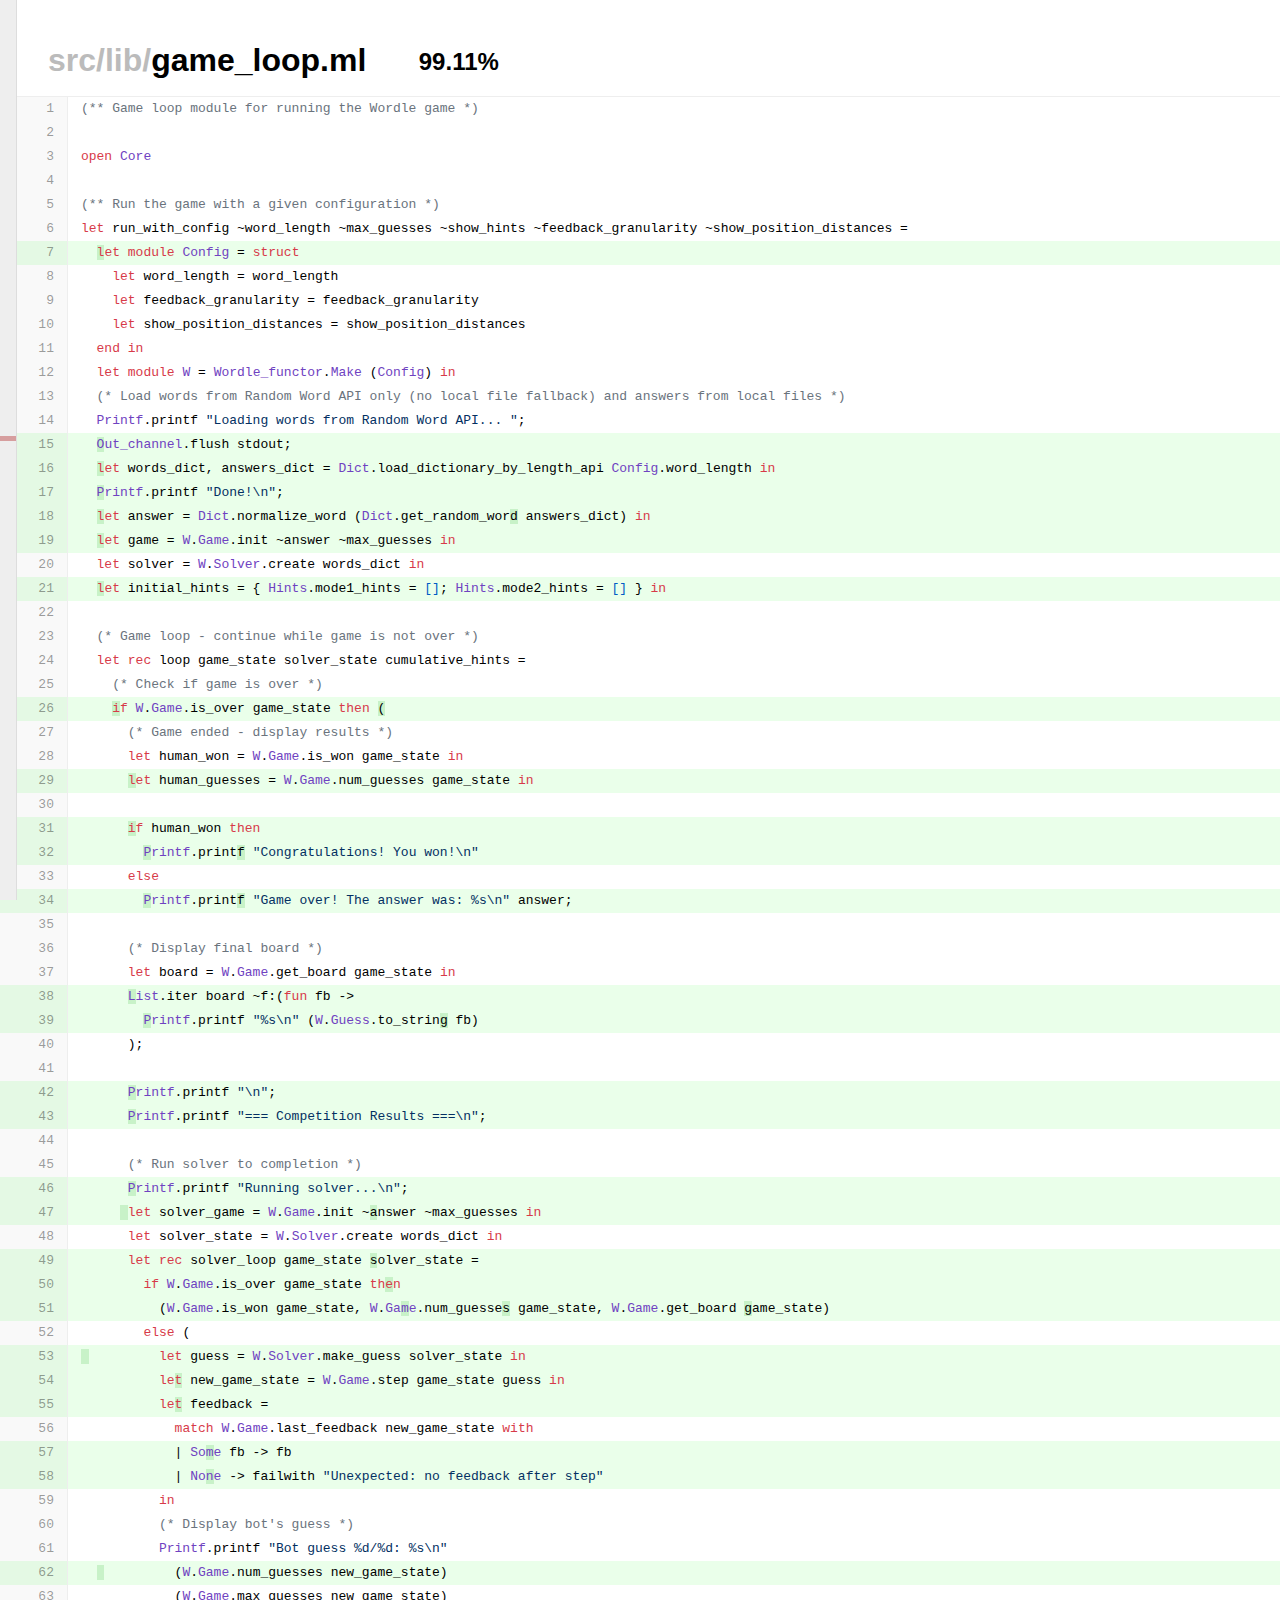
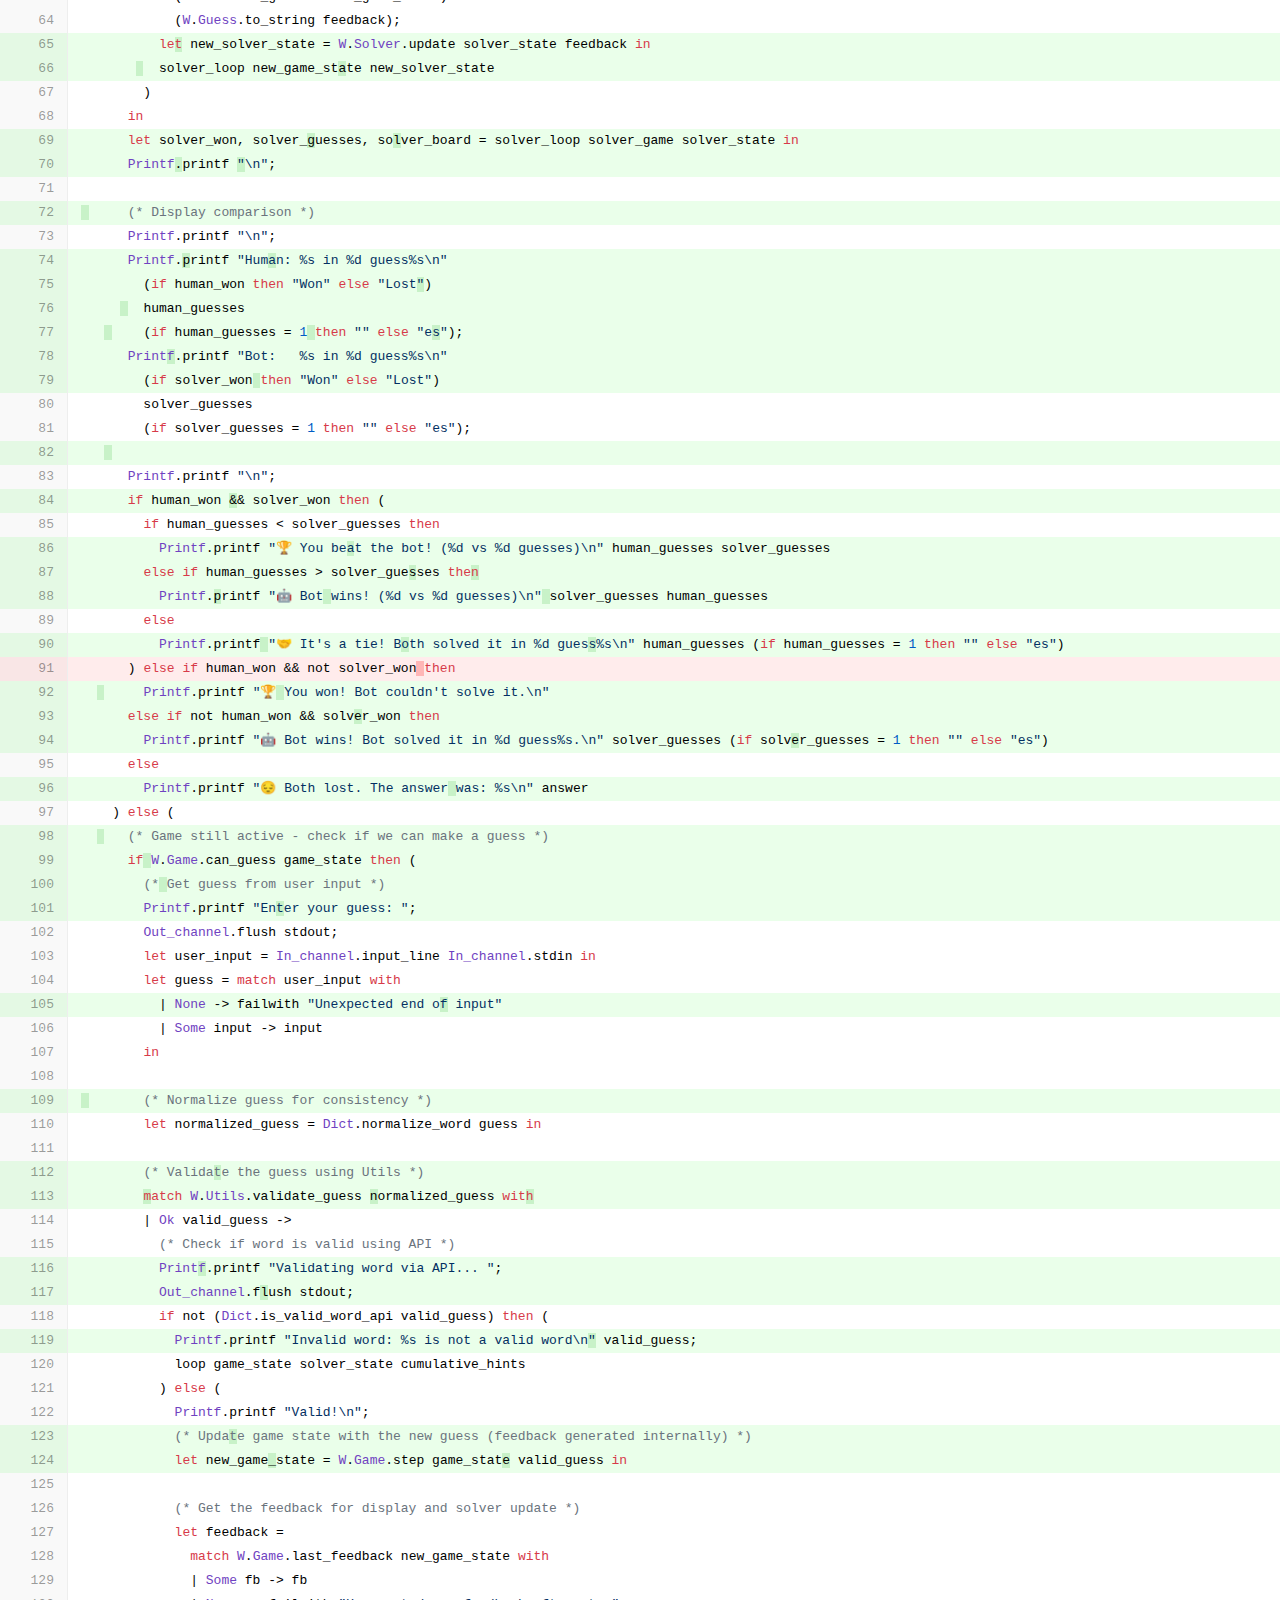
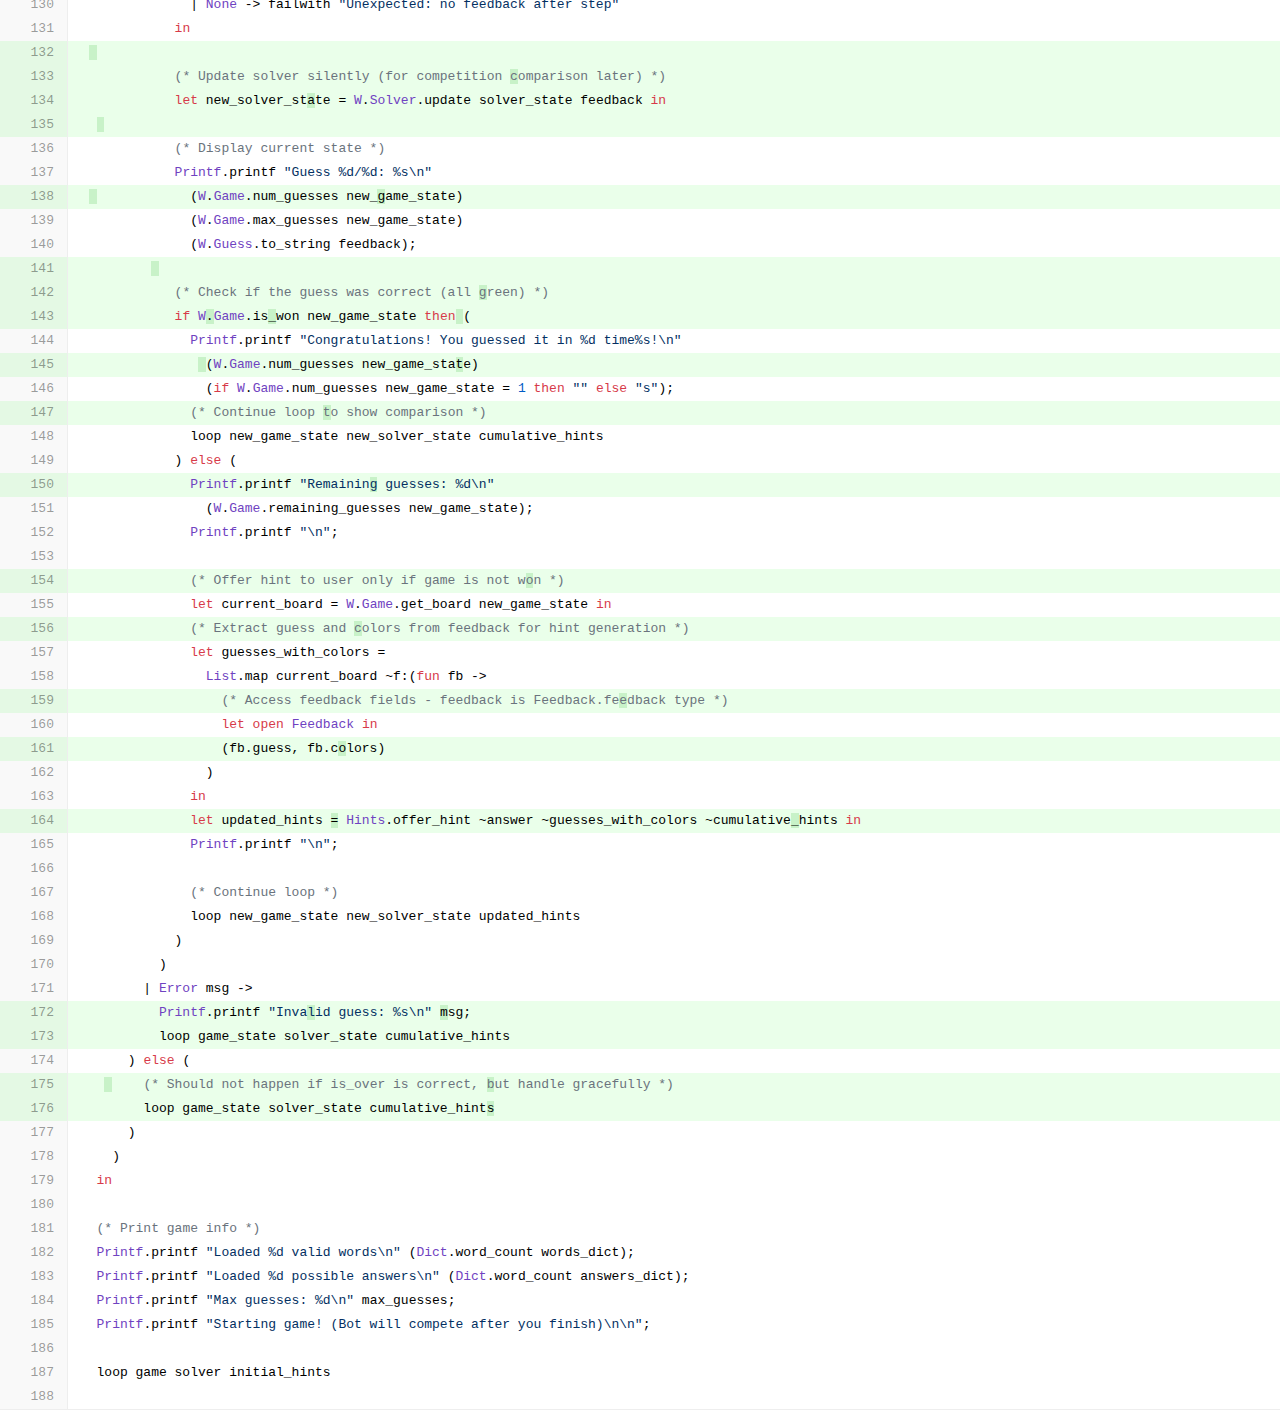
<file: _coverage/src/lib/game_loop.ml.html>
<!DOCTYPE html>
<html lang="en">
  <head>
    <meta charset="utf-8"/>
    <title>game_loop.ml &mdash; Coverage report</title>
    <meta name="description" content="99.11% coverage in src/lib/game_loop.ml">
    <link rel="stylesheet" href="../../coverage.css"/>
    <script src="../../highlight.pack.js"></script>
    <script>hljs.initHighlightingOnLoad();</script>
  </head>
  <body>
    <div id="header">
      <h1>
        <a href="../../index.html">
          <span class="dirname">src/lib/</span>game_loop.ml
        </a>
      </h1>
      <h2>99.11%</h2>
    </div>
    <div id="navbar">
      <span class="unvisited" style="top:48.40%"></span>
    </div>
    <div id="report">
      <div id="lines-layer">
        <pre>
<a id="L1"></a><span > </span>
<a id="L2"></a><span > </span>
<a id="L3"></a><span > </span>
<a id="L4"></a><span > </span>
<a id="L5"></a><span > </span>
<a id="L6"></a><span > </span>
<a id="L7"></a><span class="visited"> </span>
<a id="L8"></a><span > </span>
<a id="L9"></a><span > </span>
<a id="L10"></a><span > </span>
<a id="L11"></a><span > </span>
<a id="L12"></a><span > </span>
<a id="L13"></a><span > </span>
<a id="L14"></a><span > </span>
<a id="L15"></a><span class="visited"> </span>
<a id="L16"></a><span class="visited"> </span>
<a id="L17"></a><span class="visited"> </span>
<a id="L18"></a><span class="visited"> </span>
<a id="L19"></a><span class="visited"> </span>
<a id="L20"></a><span > </span>
<a id="L21"></a><span class="visited"> </span>
<a id="L22"></a><span > </span>
<a id="L23"></a><span > </span>
<a id="L24"></a><span > </span>
<a id="L25"></a><span > </span>
<a id="L26"></a><span class="visited"> </span>
<a id="L27"></a><span > </span>
<a id="L28"></a><span > </span>
<a id="L29"></a><span class="visited"> </span>
<a id="L30"></a><span > </span>
<a id="L31"></a><span class="visited"> </span>
<a id="L32"></a><span class="visited"> </span>
<a id="L33"></a><span > </span>
<a id="L34"></a><span class="visited"> </span>
<a id="L35"></a><span > </span>
<a id="L36"></a><span > </span>
<a id="L37"></a><span > </span>
<a id="L38"></a><span class="visited"> </span>
<a id="L39"></a><span class="visited"> </span>
<a id="L40"></a><span > </span>
<a id="L41"></a><span > </span>
<a id="L42"></a><span class="visited"> </span>
<a id="L43"></a><span class="visited"> </span>
<a id="L44"></a><span > </span>
<a id="L45"></a><span > </span>
<a id="L46"></a><span class="visited"> </span>
<a id="L47"></a><span class="visited"> </span>
<a id="L48"></a><span > </span>
<a id="L49"></a><span class="visited"> </span>
<a id="L50"></a><span class="visited"> </span>
<a id="L51"></a><span class="visited"> </span>
<a id="L52"></a><span > </span>
<a id="L53"></a><span class="visited"> </span>
<a id="L54"></a><span class="visited"> </span>
<a id="L55"></a><span class="visited"> </span>
<a id="L56"></a><span > </span>
<a id="L57"></a><span class="visited"> </span>
<a id="L58"></a><span class="visited"> </span>
<a id="L59"></a><span > </span>
<a id="L60"></a><span > </span>
<a id="L61"></a><span > </span>
<a id="L62"></a><span class="visited"> </span>
<a id="L63"></a><span > </span>
<a id="L64"></a><span > </span>
<a id="L65"></a><span class="visited"> </span>
<a id="L66"></a><span class="visited"> </span>
<a id="L67"></a><span > </span>
<a id="L68"></a><span > </span>
<a id="L69"></a><span class="visited"> </span>
<a id="L70"></a><span class="visited"> </span>
<a id="L71"></a><span > </span>
<a id="L72"></a><span class="visited"> </span>
<a id="L73"></a><span > </span>
<a id="L74"></a><span class="visited"> </span>
<a id="L75"></a><span class="visited"> </span>
<a id="L76"></a><span class="visited"> </span>
<a id="L77"></a><span class="visited"> </span>
<a id="L78"></a><span class="visited"> </span>
<a id="L79"></a><span class="visited"> </span>
<a id="L80"></a><span > </span>
<a id="L81"></a><span > </span>
<a id="L82"></a><span class="visited"> </span>
<a id="L83"></a><span > </span>
<a id="L84"></a><span class="visited"> </span>
<a id="L85"></a><span > </span>
<a id="L86"></a><span class="visited"> </span>
<a id="L87"></a><span class="visited"> </span>
<a id="L88"></a><span class="visited"> </span>
<a id="L89"></a><span > </span>
<a id="L90"></a><span class="visited"> </span>
<a id="L91"></a><span class="unvisited"> </span>
<a id="L92"></a><span class="visited"> </span>
<a id="L93"></a><span class="visited"> </span>
<a id="L94"></a><span class="visited"> </span>
<a id="L95"></a><span > </span>
<a id="L96"></a><span class="visited"> </span>
<a id="L97"></a><span > </span>
<a id="L98"></a><span class="visited"> </span>
<a id="L99"></a><span class="visited"> </span>
<a id="L100"></a><span class="visited"> </span>
<a id="L101"></a><span class="visited"> </span>
<a id="L102"></a><span > </span>
<a id="L103"></a><span > </span>
<a id="L104"></a><span > </span>
<a id="L105"></a><span class="visited"> </span>
<a id="L106"></a><span > </span>
<a id="L107"></a><span > </span>
<a id="L108"></a><span > </span>
<a id="L109"></a><span class="visited"> </span>
<a id="L110"></a><span > </span>
<a id="L111"></a><span > </span>
<a id="L112"></a><span class="visited"> </span>
<a id="L113"></a><span class="visited"> </span>
<a id="L114"></a><span > </span>
<a id="L115"></a><span > </span>
<a id="L116"></a><span class="visited"> </span>
<a id="L117"></a><span class="visited"> </span>
<a id="L118"></a><span > </span>
<a id="L119"></a><span class="visited"> </span>
<a id="L120"></a><span > </span>
<a id="L121"></a><span > </span>
<a id="L122"></a><span > </span>
<a id="L123"></a><span class="visited"> </span>
<a id="L124"></a><span class="visited"> </span>
<a id="L125"></a><span > </span>
<a id="L126"></a><span > </span>
<a id="L127"></a><span > </span>
<a id="L128"></a><span > </span>
<a id="L129"></a><span > </span>
<a id="L130"></a><span > </span>
<a id="L131"></a><span > </span>
<a id="L132"></a><span class="visited"> </span>
<a id="L133"></a><span class="visited"> </span>
<a id="L134"></a><span class="visited"> </span>
<a id="L135"></a><span class="visited"> </span>
<a id="L136"></a><span > </span>
<a id="L137"></a><span > </span>
<a id="L138"></a><span class="visited"> </span>
<a id="L139"></a><span > </span>
<a id="L140"></a><span > </span>
<a id="L141"></a><span class="visited"> </span>
<a id="L142"></a><span class="visited"> </span>
<a id="L143"></a><span class="visited"> </span>
<a id="L144"></a><span > </span>
<a id="L145"></a><span class="visited"> </span>
<a id="L146"></a><span > </span>
<a id="L147"></a><span class="visited"> </span>
<a id="L148"></a><span > </span>
<a id="L149"></a><span > </span>
<a id="L150"></a><span class="visited"> </span>
<a id="L151"></a><span > </span>
<a id="L152"></a><span > </span>
<a id="L153"></a><span > </span>
<a id="L154"></a><span class="visited"> </span>
<a id="L155"></a><span > </span>
<a id="L156"></a><span class="visited"> </span>
<a id="L157"></a><span > </span>
<a id="L158"></a><span > </span>
<a id="L159"></a><span class="visited"> </span>
<a id="L160"></a><span > </span>
<a id="L161"></a><span class="visited"> </span>
<a id="L162"></a><span > </span>
<a id="L163"></a><span > </span>
<a id="L164"></a><span class="visited"> </span>
<a id="L165"></a><span > </span>
<a id="L166"></a><span > </span>
<a id="L167"></a><span > </span>
<a id="L168"></a><span > </span>
<a id="L169"></a><span > </span>
<a id="L170"></a><span > </span>
<a id="L171"></a><span > </span>
<a id="L172"></a><span class="visited"> </span>
<a id="L173"></a><span class="visited"> </span>
<a id="L174"></a><span > </span>
<a id="L175"></a><span class="visited"> </span>
<a id="L176"></a><span class="visited"> </span>
<a id="L177"></a><span > </span>
<a id="L178"></a><span > </span>
<a id="L179"></a><span > </span>
<a id="L180"></a><span > </span>
<a id="L181"></a><span > </span>
<a id="L182"></a><span > </span>
<a id="L183"></a><span > </span>
<a id="L184"></a><span > </span>
<a id="L185"></a><span > </span>
<a id="L186"></a><span > </span>
<a id="L187"></a><span > </span>
<a id="L188"></a><span > </span>
</pre>
      </div>
      <div id="text-layer">
        <pre id="line-numbers">
<a href="#L1">  1</a>
<a href="#L2">  2</a>
<a href="#L3">  3</a>
<a href="#L4">  4</a>
<a href="#L5">  5</a>
<a href="#L6">  6</a>
<a href="#L7">  7</a>
<a href="#L8">  8</a>
<a href="#L9">  9</a>
<a href="#L10"> 10</a>
<a href="#L11"> 11</a>
<a href="#L12"> 12</a>
<a href="#L13"> 13</a>
<a href="#L14"> 14</a>
<a href="#L15"> 15</a>
<a href="#L16"> 16</a>
<a href="#L17"> 17</a>
<a href="#L18"> 18</a>
<a href="#L19"> 19</a>
<a href="#L20"> 20</a>
<a href="#L21"> 21</a>
<a href="#L22"> 22</a>
<a href="#L23"> 23</a>
<a href="#L24"> 24</a>
<a href="#L25"> 25</a>
<a href="#L26"> 26</a>
<a href="#L27"> 27</a>
<a href="#L28"> 28</a>
<a href="#L29"> 29</a>
<a href="#L30"> 30</a>
<a href="#L31"> 31</a>
<a href="#L32"> 32</a>
<a href="#L33"> 33</a>
<a href="#L34"> 34</a>
<a href="#L35"> 35</a>
<a href="#L36"> 36</a>
<a href="#L37"> 37</a>
<a href="#L38"> 38</a>
<a href="#L39"> 39</a>
<a href="#L40"> 40</a>
<a href="#L41"> 41</a>
<a href="#L42"> 42</a>
<a href="#L43"> 43</a>
<a href="#L44"> 44</a>
<a href="#L45"> 45</a>
<a href="#L46"> 46</a>
<a href="#L47"> 47</a>
<a href="#L48"> 48</a>
<a href="#L49"> 49</a>
<a href="#L50"> 50</a>
<a href="#L51"> 51</a>
<a href="#L52"> 52</a>
<a href="#L53"> 53</a>
<a href="#L54"> 54</a>
<a href="#L55"> 55</a>
<a href="#L56"> 56</a>
<a href="#L57"> 57</a>
<a href="#L58"> 58</a>
<a href="#L59"> 59</a>
<a href="#L60"> 60</a>
<a href="#L61"> 61</a>
<a href="#L62"> 62</a>
<a href="#L63"> 63</a>
<a href="#L64"> 64</a>
<a href="#L65"> 65</a>
<a href="#L66"> 66</a>
<a href="#L67"> 67</a>
<a href="#L68"> 68</a>
<a href="#L69"> 69</a>
<a href="#L70"> 70</a>
<a href="#L71"> 71</a>
<a href="#L72"> 72</a>
<a href="#L73"> 73</a>
<a href="#L74"> 74</a>
<a href="#L75"> 75</a>
<a href="#L76"> 76</a>
<a href="#L77"> 77</a>
<a href="#L78"> 78</a>
<a href="#L79"> 79</a>
<a href="#L80"> 80</a>
<a href="#L81"> 81</a>
<a href="#L82"> 82</a>
<a href="#L83"> 83</a>
<a href="#L84"> 84</a>
<a href="#L85"> 85</a>
<a href="#L86"> 86</a>
<a href="#L87"> 87</a>
<a href="#L88"> 88</a>
<a href="#L89"> 89</a>
<a href="#L90"> 90</a>
<a href="#L91"> 91</a>
<a href="#L92"> 92</a>
<a href="#L93"> 93</a>
<a href="#L94"> 94</a>
<a href="#L95"> 95</a>
<a href="#L96"> 96</a>
<a href="#L97"> 97</a>
<a href="#L98"> 98</a>
<a href="#L99"> 99</a>
<a href="#L100">100</a>
<a href="#L101">101</a>
<a href="#L102">102</a>
<a href="#L103">103</a>
<a href="#L104">104</a>
<a href="#L105">105</a>
<a href="#L106">106</a>
<a href="#L107">107</a>
<a href="#L108">108</a>
<a href="#L109">109</a>
<a href="#L110">110</a>
<a href="#L111">111</a>
<a href="#L112">112</a>
<a href="#L113">113</a>
<a href="#L114">114</a>
<a href="#L115">115</a>
<a href="#L116">116</a>
<a href="#L117">117</a>
<a href="#L118">118</a>
<a href="#L119">119</a>
<a href="#L120">120</a>
<a href="#L121">121</a>
<a href="#L122">122</a>
<a href="#L123">123</a>
<a href="#L124">124</a>
<a href="#L125">125</a>
<a href="#L126">126</a>
<a href="#L127">127</a>
<a href="#L128">128</a>
<a href="#L129">129</a>
<a href="#L130">130</a>
<a href="#L131">131</a>
<a href="#L132">132</a>
<a href="#L133">133</a>
<a href="#L134">134</a>
<a href="#L135">135</a>
<a href="#L136">136</a>
<a href="#L137">137</a>
<a href="#L138">138</a>
<a href="#L139">139</a>
<a href="#L140">140</a>
<a href="#L141">141</a>
<a href="#L142">142</a>
<a href="#L143">143</a>
<a href="#L144">144</a>
<a href="#L145">145</a>
<a href="#L146">146</a>
<a href="#L147">147</a>
<a href="#L148">148</a>
<a href="#L149">149</a>
<a href="#L150">150</a>
<a href="#L151">151</a>
<a href="#L152">152</a>
<a href="#L153">153</a>
<a href="#L154">154</a>
<a href="#L155">155</a>
<a href="#L156">156</a>
<a href="#L157">157</a>
<a href="#L158">158</a>
<a href="#L159">159</a>
<a href="#L160">160</a>
<a href="#L161">161</a>
<a href="#L162">162</a>
<a href="#L163">163</a>
<a href="#L164">164</a>
<a href="#L165">165</a>
<a href="#L166">166</a>
<a href="#L167">167</a>
<a href="#L168">168</a>
<a href="#L169">169</a>
<a href="#L170">170</a>
<a href="#L171">171</a>
<a href="#L172">172</a>
<a href="#L173">173</a>
<a href="#L174">174</a>
<a href="#L175">175</a>
<a href="#L176">176</a>
<a href="#L177">177</a>
<a href="#L178">178</a>
<a href="#L179">179</a>
<a href="#L180">180</a>
<a href="#L181">181</a>
<a href="#L182">182</a>
<a href="#L183">183</a>
<a href="#L184">184</a>
<a href="#L185">185</a>
<a href="#L186">186</a>
<a href="#L187">187</a>
<a href="#L188">188</a>
</pre>
<pre><code class="ocaml">(** Game loop module for running the Wordle game *)

open Core

(** Run the game with a given configuration *)
let run_with_config ~word_length ~max_guesses ~show_hints ~feedback_granularity ~show_position_distances =
  <span data-count="3">l</span>et module Config = struct
    let word_length = word_length
    let feedback_granularity = feedback_granularity
    let show_position_distances = show_position_distances
  end in
  let module W = Wordle_functor.Make (Config) in
  (* Load words from Random Word API only (no local file fallback) and answers from local files *)
  Printf.printf "Loading words from Random Word API... ";
  <span data-count="3">O</span>ut_channel.flush stdout;
  <span data-count="3">l</span>et words_dict, answers_dict = Dict.load_dictionary_by_length_api Config.word_length in
  <span data-count="5">P</span>rintf.printf "Done!\n";
  <span data-count="3">l</span>et answer = Dict.normalize_word (Dict.get_random_wor<span data-count="5">d</span> answers_dict) in
  <span data-count="5">l</span>et game = W.Game.init ~answer ~max_guesses in
  let solver = W.Solver.create words_dict in
  <span data-count="8">l</span>et initial_hints = { Hints.mode1_hints = []; Hints.mode2_hints = [] } in
  
  (* Game loop - continue while game is not over *)
  let rec loop game_state solver_state cumulative_hints =
    (* Check if game is over *)
    <span data-count="7">i</span>f W.Game.is_over game_state then <span data-count="9">(</span>
      (* Game ended - display results *)
      let human_won = W.Game.is_won game_state in
      <span data-count="7">l</span>et human_guesses = W.Game.num_guesses game_state in
      
      <span data-count="4">i</span>f human_won then
        <span data-count="6">P</span>rintf.print<span data-count="6">f</span> "Congratulations! You won!\n"
      else
        <span data-count="9">P</span>rintf.print<span data-count="9">f</span> "Game over! The answer was: %s\n" answer;
      
      (* Display final board *)
      let board = W.Game.get_board game_state in
      <span data-count="2">L</span>ist.iter board ~f:(fun fb -&gt; 
        <span data-count="7">P</span>rintf.printf "%s\n" (W.Guess.to_strin<span data-count="12">g</span> fb)
      );
      
      <span data-count="7">P</span>rintf.printf "\n";
      <span data-count="2">P</span>rintf.printf "=== Competition Results ===\n";
      
      (* Run solver to completion *)
      <span data-count="7">P</span>rintf.printf "Running solver...\n";
     <span data-count="6"> </span>let solver_game = W.Game.init ~<span data-count="2">a</span>nswer ~max_guesses in
      let solver_state = W.Solver.create words_dict in
      let rec solver_loop game_state <span data-count="2">s</span>olver_state =
        if W.Game.is_over game_state th<span data-count="16">e</span>n
          (W.Game.is_won game_state, W.Ga<span data-count="7">m</span>e.num_guesse<span data-count="2">s</span> game_state, W.Game.get_board <span data-count="2">g</span>ame_state)
        else (
<span data-count="15"> </span>         let guess = W.Solver.make_guess solver_state in
          le<span data-count="5">t</span> new_game_state = W.Game.step game_state guess in
          le<span data-count="10">t</span> feedback =
            match W.Game.last_feedback new_game_state with
            | So<span data-count="10">m</span>e fb -&gt; fb
            | No<span data-count="11">n</span>e -&gt; failwith "Unexpected: no feedback after step"
          in
          (* Display bot's guess *)
          Printf.printf "Bot guess %d/%d: %s\n"
  <span data-count="9"> </span>         (W.Game.num_guesses new_game_state)
            (W.Game.max_guesses new_game_state)
            (W.Guess.to_string feedback);
          le<span data-count="12">t</span> new_solver_state = W.Solver.update solver_state feedback in
       <span data-count="7"> </span>  solver_loop new_game_st<span data-count="6">a</span>te new_solver_state
        )
      in
      let solver_won, solver_<span data-count="6">g</span>uesses, so<span data-count="6">l</span>ver_board = solver_loop solver_game solver_state in
      Printf<span data-count="5">.</span>printf <span data-count="7">"</span>\n";
      
<span data-count="7"> </span>     (* Display comparison *)
      Printf.printf "\n";
      Printf.<span data-count="3">p</span>rintf "Hum<span data-count="3">a</span>n: %s in %d guess%s\n"
        (if human_won then "Won" else "Lost<span data-count="6">"</span>)
     <span data-count="6"> </span>  human_guesses
   <span data-count="7"> </span>    (if human_guesses = 1<span data-count="4"> </span>then "" else "e<span data-count="11">s</span>");
      Print<span data-count="3">f</span>.printf "Bot:   %s in %d guess%s\n"
        (if solver_won<span data-count="5"> </span>then "Won" else "Lost")
        solver_guesses
        (if solver_guesses = 1 then "" else "es");
   <span data-count="6"> </span>  
      Printf.printf "\n";
      if human_won <span data-count="1">&amp;</span>&amp; solver_won then (
        if human_guesses &lt; solver_guesses then
          Printf.printf "🏆 You be<span data-count="12">a</span>t the bot! (%d vs %d guesses)\n" human_guesses solver_guesses
        else if human_guesses &gt; solver_gue<span data-count="6">s</span>ses the<span data-count="6">n</span>
          Printf.<span data-count="4">p</span>rintf "🤖 Bot<span data-count="2"> </span>wins! (%d vs %d guesses)\n"<span data-count="3"> </span>solver_guesses human_guesses
        else
          Printf.printf<span data-count="4"> </span>"🤝 It's a tie! B<span data-count="3">o</span>th solved it in %d gues<span data-count="5">s</span>%s\n" human_guesses (if human_guesses = 1 then "" else "es")
      ) else if human_won &amp;&amp; not solver_won<span data-count="0"> </span>then
  <span data-count="3"> </span>     Printf.printf "🏆<span data-count="4"> </span>You won! Bot couldn't solve it.\n"
      else if not human_won &amp;&amp; solv<span data-count="9">e</span>r_won then
        Printf.printf "🤖 Bot wins! Bot solved it in %d guess%s.\n" solver_guesses (if solv<span data-count="6">e</span>r_guesses = 1 then "" else "es")
      else
        Printf.printf "😔 Both lost. The answer<span data-count="12"> </span>was: %s\n" answer
    ) else (
  <span data-count="6"> </span>   (* Game still active - check if we can make a guess *)
      if<span data-count="10"> </span>W.Game.can_guess game_state then (
        (*<span data-count="5"> </span>Get guess from user input *)
        Printf.printf "En<span data-count="14">t</span>er your guess: ";
        Out_channel.flush stdout;
        let user_input = In_channel.input_line In_channel.stdin in
        let guess = match user_input with
          | None -&gt; failwith "Unexpected end o<span data-count="10">f</span> input"
          | Some input -&gt; input
        in
        
<span data-count="6"> </span>       (* Normalize guess for consistency *)
        let normalized_guess = Dict.normalize_word guess in
        
        (* Valida<span data-count="12">t</span>e the guess using Utils *)
        <span data-count="6">m</span>atch W.Utils.validate_guess <span data-count="17">n</span>ormalized_guess wit<span data-count="9">h</span>
        | Ok valid_guess -&gt;
          (* Check if word is valid using API *)
          Print<span data-count="2">f</span>.printf "Validating word via API... ";
          Out_channel.f<span data-count="12">l</span>ush stdout;
          if not (Dict.is_valid_word_api valid_guess) then (
            Printf.printf "Invalid word: %s is not a valid word\n<span data-count="10">"</span> valid_guess;
            loop game_state solver_state cumulative_hints
          ) else (
            Printf.printf "Valid!\n";
            (* Upda<span data-count="12">t</span>e game state with the new guess (feedback generated internally) *)
            let new_game<span data-count="14">_</span>state = W.Game.step game_stat<span data-count="5">e</span> valid_guess in
            
            (* Get the feedback for display and solver update *)
            let feedback =
              match W.Game.last_feedback new_game_state with
              | Some fb -&gt; fb
              | None -&gt; failwith "Unexpected: no feedback after step"
            in
 <span data-count="11"> </span>          
            (* Update solver silently (for competition <span data-count="5">c</span>omparison later) *)
            let new_solver_st<span data-count="11">a</span>te = W.Solver.update solver_state feedback in
  <span data-count="11"> </span>         
            (* Display current state *)
            Printf.printf "Guess %d/%d: %s\n" 
 <span data-count="11"> </span>            (W.Game.num_guesses new_<span data-count="9">g</span>ame_state)
              (W.Game.max_guesses new_game_state)
              (W.Guess.to_string feedback);
         <span data-count="6"> </span>  
            (* Check if the guess was correct (all <span data-count="6">g</span>reen) *)
            if W<span data-count="5">.</span>Game.is<span data-count="3">_</span>won new_game_state then<span data-count="10"> </span>(
              Printf.printf "Congratulations! You guessed it in %d time%s!\n" 
               <span data-count="12"> </span>(W.Game.num_guesses new_game_sta<span data-count="11">t</span>e)
                (if W.Game.num_guesses new_game_state = 1 then "" else "s");
              (* Continue loop <span data-count="11">t</span>o show comparison *)
              loop new_game_state new_solver_state cumulative_hints
            ) else (
              Printf.printf "Remainin<span data-count="5">g</span> guesses: %d\n" 
                (W.Game.remaining_guesses new_game_state);
              Printf.printf "\n";
              
              (* Offer hint to user only if game is not w<span data-count="12">o</span>n *)
              let current_board = W.Game.get_board new_game_state in
              (* Extract guess and <span data-count="26">c</span>olors from feedback for hint generation *)
              let guesses_with_colors = 
                List.map current_board ~f:(fun fb -&gt; 
                  (* Access feedback fields - feedback is Feedback.fe<span data-count="10">e</span>dback type *)
                  let open Feedback in
                  (fb.guess, fb.c<span data-count="6">o</span>lors)
                )
              in
              let updated_hints <span data-count="9">=</span> Hints.offer_hint ~answer ~guesses_with_colors ~cumulative<span data-count="6">_</span>hints in
              Printf.printf "\n";
              
              (* Continue loop *)
              loop new_game_state new_solver_state updated_hints
            )
          )
        | Error msg -&gt;
          Printf.printf "Inva<span data-count="6">l</span>id guess: %s\n" <span data-count="3">m</span>sg;
          loop game_state solver_state cumulative_hints
      ) else (
   <span data-count="3"> </span>    (* Should not happen if is_over is correct, <span data-count="5">b</span>ut handle gracefully *)
        loop game_state solver_state cumulative_hint<span data-count="8">s</span>
      )
    )
  in
  
  (* Print game info *)
  Printf.printf "Loaded %d valid words\n" (Dict.word_count words_dict);
  Printf.printf "Loaded %d possible answers\n" (Dict.word_count answers_dict);
  Printf.printf "Max guesses: %d\n" max_guesses;
  Printf.printf "Starting game! (Bot will compete after you finish)\n\n";
  
  loop game solver initial_hints

</code></pre>
      </div>
    </div>
    <script src="../../coverage.js"></script>
  </body>
</html>
</file>
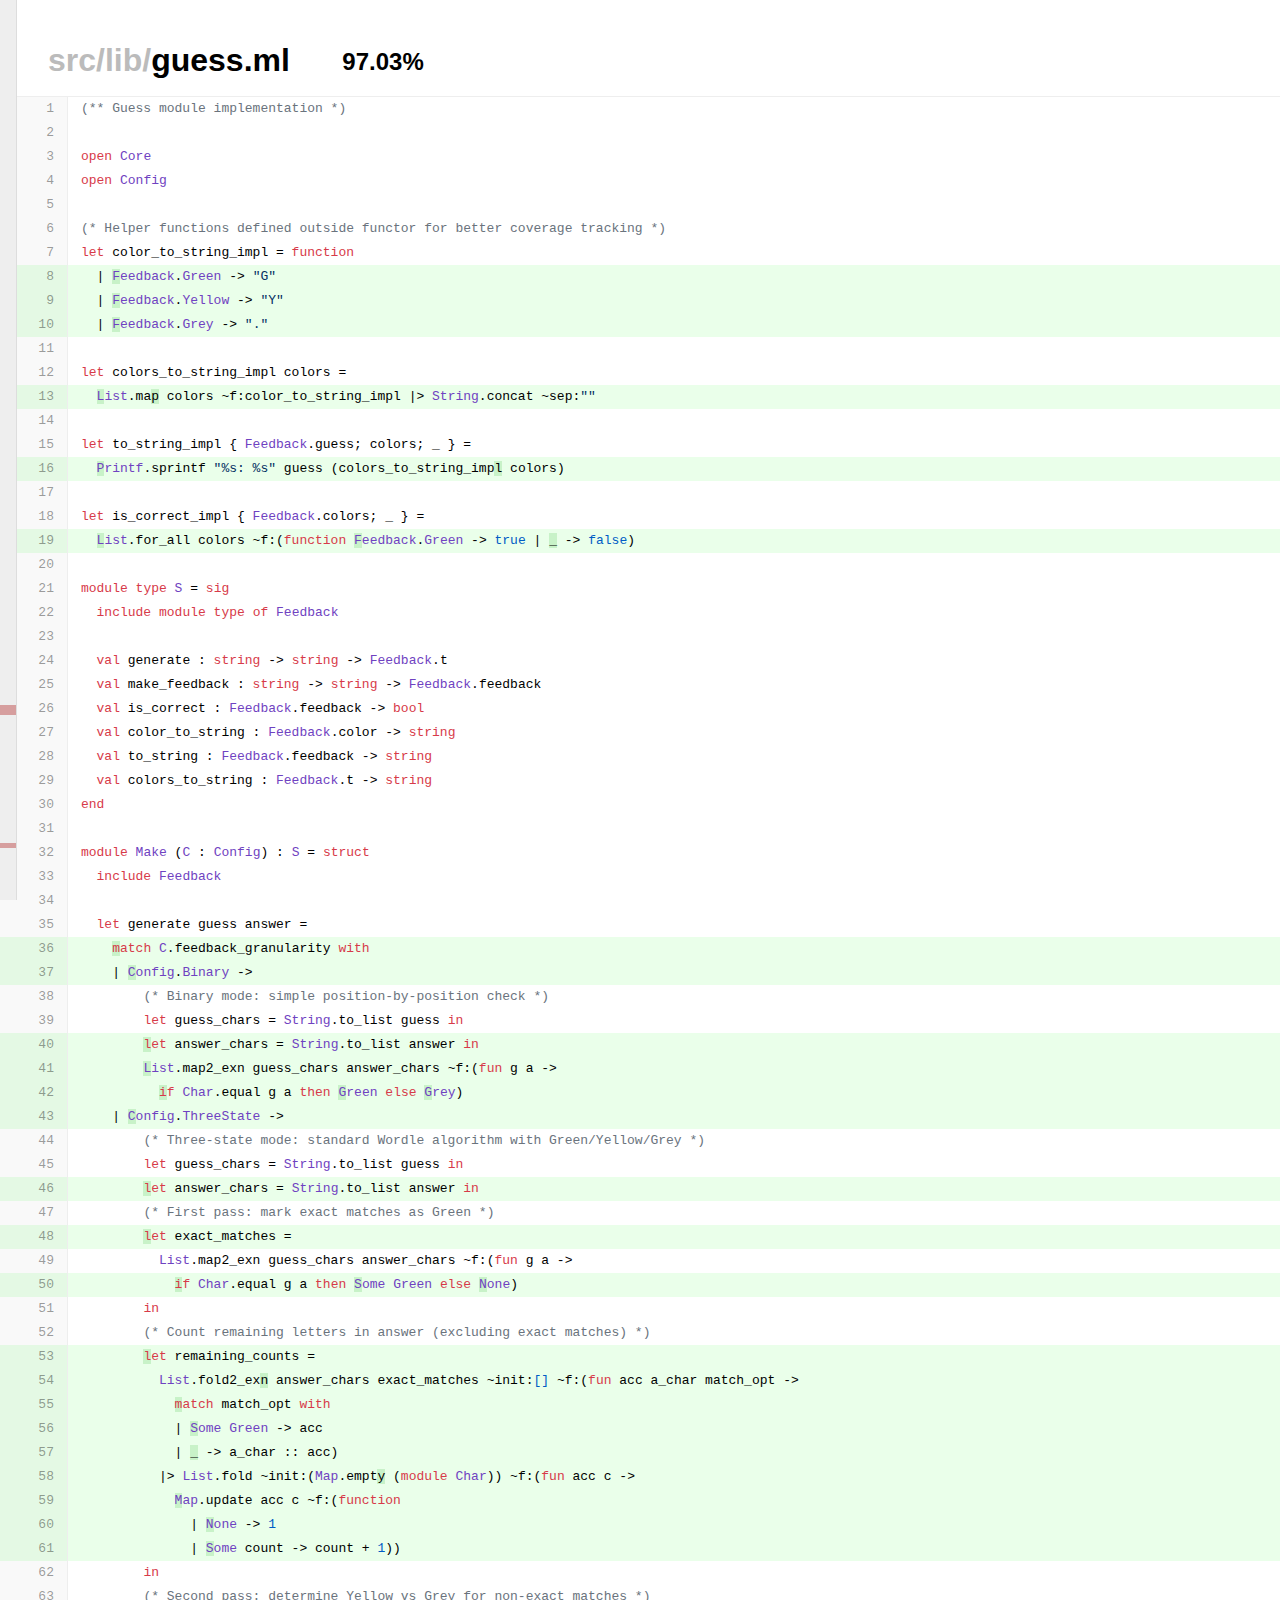
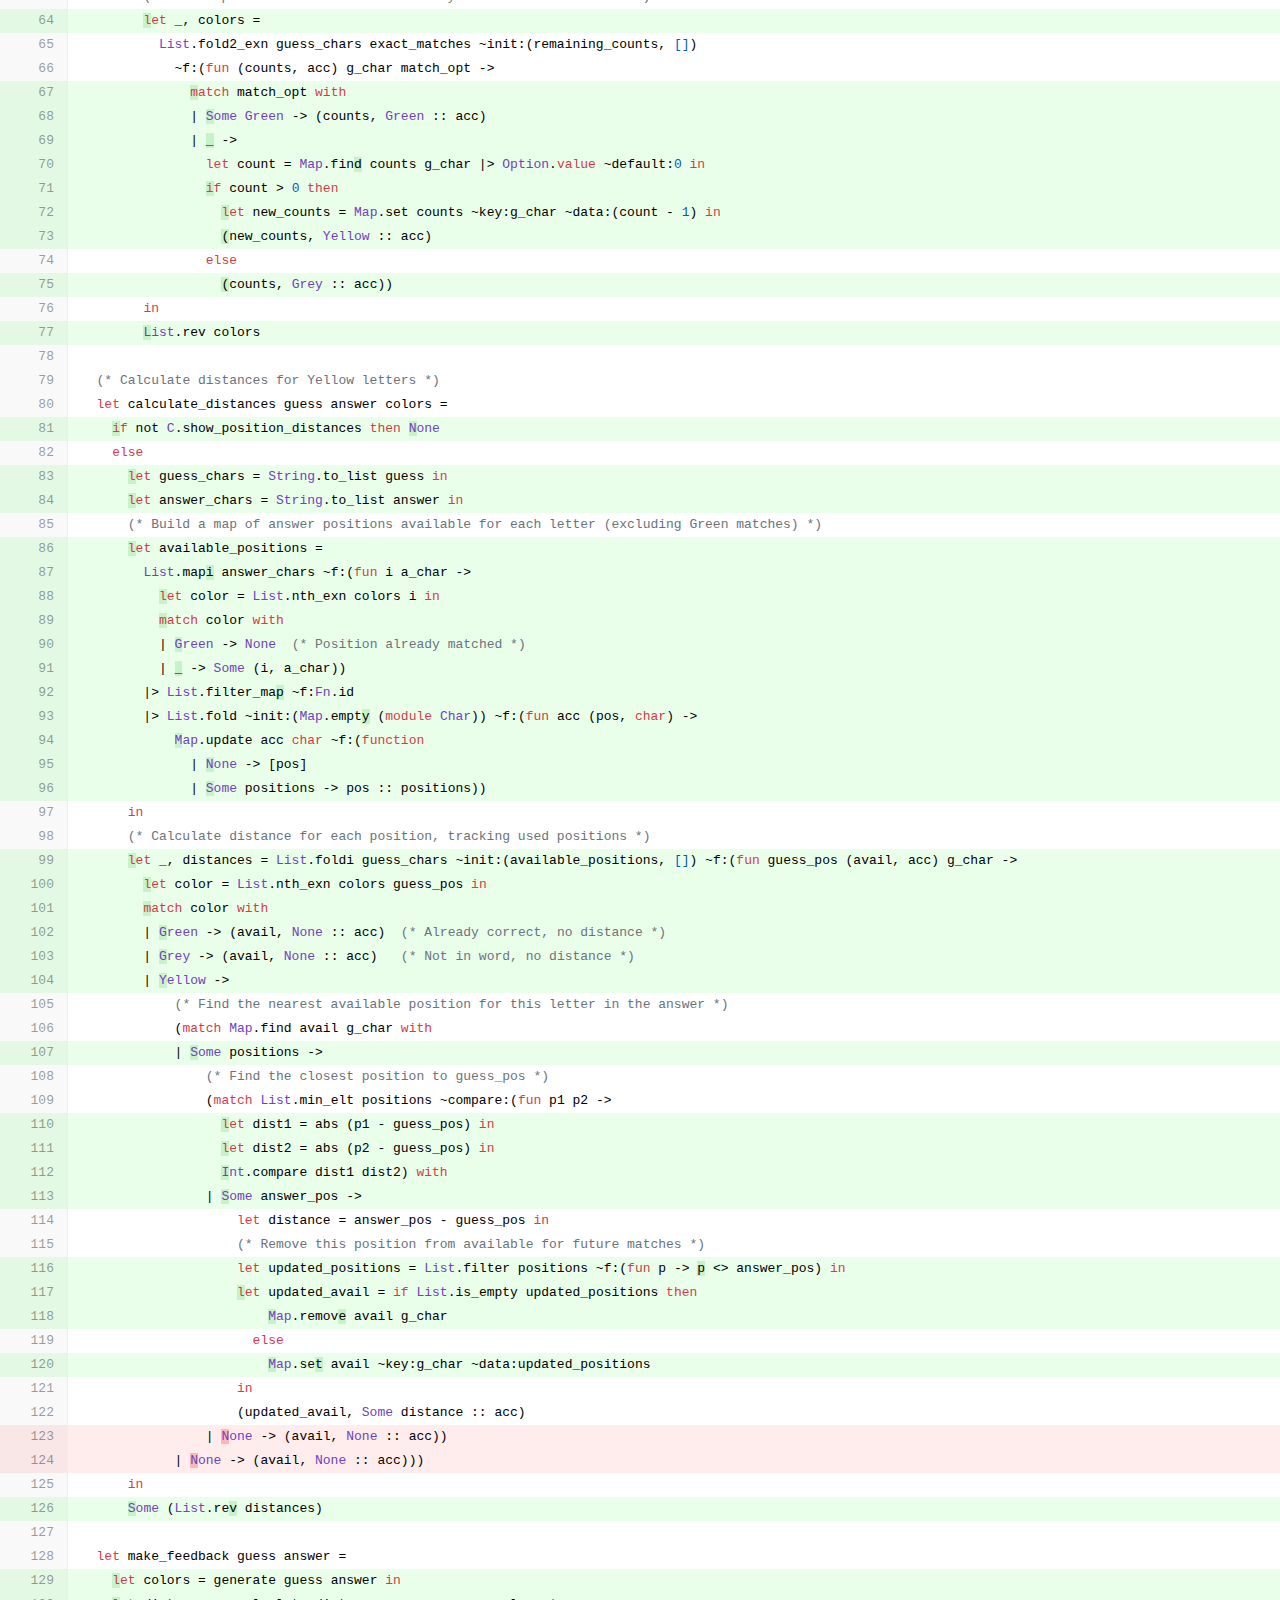
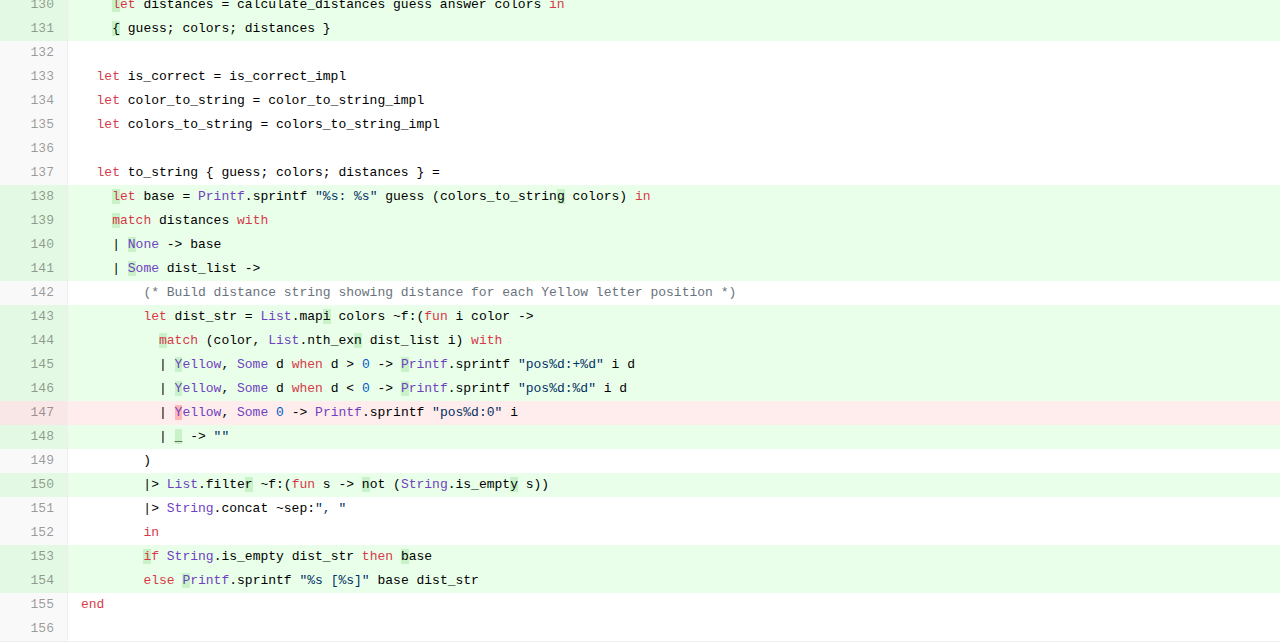
<file: _coverage/src/lib/guess.ml.html>
<!DOCTYPE html>
<html lang="en">
  <head>
    <meta charset="utf-8"/>
    <title>guess.ml &mdash; Coverage report</title>
    <meta name="description" content="97.03% coverage in src/lib/guess.ml">
    <link rel="stylesheet" href="../../coverage.css"/>
    <script src="../../highlight.pack.js"></script>
    <script>hljs.initHighlightingOnLoad();</script>
  </head>
  <body>
    <div id="header">
      <h1>
        <a href="../../index.html">
          <span class="dirname">src/lib/</span>guess.ml
        </a>
      </h1>
      <h2>97.03%</h2>
    </div>
    <div id="navbar">
      <span class="unvisited" style="bottom:21.15%"></span>
      <span class="unvisited" style="bottom:20.51%"></span>
      <span class="unvisited" style="bottom:5.77%"></span>
    </div>
    <div id="report">
      <div id="lines-layer">
        <pre>
<a id="L1"></a><span > </span>
<a id="L2"></a><span > </span>
<a id="L3"></a><span > </span>
<a id="L4"></a><span > </span>
<a id="L5"></a><span > </span>
<a id="L6"></a><span > </span>
<a id="L7"></a><span > </span>
<a id="L8"></a><span class="visited"> </span>
<a id="L9"></a><span class="visited"> </span>
<a id="L10"></a><span class="visited"> </span>
<a id="L11"></a><span > </span>
<a id="L12"></a><span > </span>
<a id="L13"></a><span class="visited"> </span>
<a id="L14"></a><span > </span>
<a id="L15"></a><span > </span>
<a id="L16"></a><span class="visited"> </span>
<a id="L17"></a><span > </span>
<a id="L18"></a><span > </span>
<a id="L19"></a><span class="visited"> </span>
<a id="L20"></a><span > </span>
<a id="L21"></a><span > </span>
<a id="L22"></a><span > </span>
<a id="L23"></a><span > </span>
<a id="L24"></a><span > </span>
<a id="L25"></a><span > </span>
<a id="L26"></a><span > </span>
<a id="L27"></a><span > </span>
<a id="L28"></a><span > </span>
<a id="L29"></a><span > </span>
<a id="L30"></a><span > </span>
<a id="L31"></a><span > </span>
<a id="L32"></a><span > </span>
<a id="L33"></a><span > </span>
<a id="L34"></a><span > </span>
<a id="L35"></a><span > </span>
<a id="L36"></a><span class="visited"> </span>
<a id="L37"></a><span class="visited"> </span>
<a id="L38"></a><span > </span>
<a id="L39"></a><span > </span>
<a id="L40"></a><span class="visited"> </span>
<a id="L41"></a><span class="visited"> </span>
<a id="L42"></a><span class="visited"> </span>
<a id="L43"></a><span class="visited"> </span>
<a id="L44"></a><span > </span>
<a id="L45"></a><span > </span>
<a id="L46"></a><span class="visited"> </span>
<a id="L47"></a><span > </span>
<a id="L48"></a><span class="visited"> </span>
<a id="L49"></a><span > </span>
<a id="L50"></a><span class="visited"> </span>
<a id="L51"></a><span > </span>
<a id="L52"></a><span > </span>
<a id="L53"></a><span class="visited"> </span>
<a id="L54"></a><span class="visited"> </span>
<a id="L55"></a><span class="visited"> </span>
<a id="L56"></a><span class="visited"> </span>
<a id="L57"></a><span class="visited"> </span>
<a id="L58"></a><span class="visited"> </span>
<a id="L59"></a><span class="visited"> </span>
<a id="L60"></a><span class="visited"> </span>
<a id="L61"></a><span class="visited"> </span>
<a id="L62"></a><span > </span>
<a id="L63"></a><span > </span>
<a id="L64"></a><span class="visited"> </span>
<a id="L65"></a><span > </span>
<a id="L66"></a><span > </span>
<a id="L67"></a><span class="visited"> </span>
<a id="L68"></a><span class="visited"> </span>
<a id="L69"></a><span class="visited"> </span>
<a id="L70"></a><span class="visited"> </span>
<a id="L71"></a><span class="visited"> </span>
<a id="L72"></a><span class="visited"> </span>
<a id="L73"></a><span class="visited"> </span>
<a id="L74"></a><span > </span>
<a id="L75"></a><span class="visited"> </span>
<a id="L76"></a><span > </span>
<a id="L77"></a><span class="visited"> </span>
<a id="L78"></a><span > </span>
<a id="L79"></a><span > </span>
<a id="L80"></a><span > </span>
<a id="L81"></a><span class="visited"> </span>
<a id="L82"></a><span > </span>
<a id="L83"></a><span class="visited"> </span>
<a id="L84"></a><span class="visited"> </span>
<a id="L85"></a><span > </span>
<a id="L86"></a><span class="visited"> </span>
<a id="L87"></a><span class="visited"> </span>
<a id="L88"></a><span class="visited"> </span>
<a id="L89"></a><span class="visited"> </span>
<a id="L90"></a><span class="visited"> </span>
<a id="L91"></a><span class="visited"> </span>
<a id="L92"></a><span class="visited"> </span>
<a id="L93"></a><span class="visited"> </span>
<a id="L94"></a><span class="visited"> </span>
<a id="L95"></a><span class="visited"> </span>
<a id="L96"></a><span class="visited"> </span>
<a id="L97"></a><span > </span>
<a id="L98"></a><span > </span>
<a id="L99"></a><span class="visited"> </span>
<a id="L100"></a><span class="visited"> </span>
<a id="L101"></a><span class="visited"> </span>
<a id="L102"></a><span class="visited"> </span>
<a id="L103"></a><span class="visited"> </span>
<a id="L104"></a><span class="visited"> </span>
<a id="L105"></a><span > </span>
<a id="L106"></a><span > </span>
<a id="L107"></a><span class="visited"> </span>
<a id="L108"></a><span > </span>
<a id="L109"></a><span > </span>
<a id="L110"></a><span class="visited"> </span>
<a id="L111"></a><span class="visited"> </span>
<a id="L112"></a><span class="visited"> </span>
<a id="L113"></a><span class="visited"> </span>
<a id="L114"></a><span > </span>
<a id="L115"></a><span > </span>
<a id="L116"></a><span class="visited"> </span>
<a id="L117"></a><span class="visited"> </span>
<a id="L118"></a><span class="visited"> </span>
<a id="L119"></a><span > </span>
<a id="L120"></a><span class="visited"> </span>
<a id="L121"></a><span > </span>
<a id="L122"></a><span > </span>
<a id="L123"></a><span class="unvisited"> </span>
<a id="L124"></a><span class="unvisited"> </span>
<a id="L125"></a><span > </span>
<a id="L126"></a><span class="visited"> </span>
<a id="L127"></a><span > </span>
<a id="L128"></a><span > </span>
<a id="L129"></a><span class="visited"> </span>
<a id="L130"></a><span class="visited"> </span>
<a id="L131"></a><span class="visited"> </span>
<a id="L132"></a><span > </span>
<a id="L133"></a><span > </span>
<a id="L134"></a><span > </span>
<a id="L135"></a><span > </span>
<a id="L136"></a><span > </span>
<a id="L137"></a><span > </span>
<a id="L138"></a><span class="visited"> </span>
<a id="L139"></a><span class="visited"> </span>
<a id="L140"></a><span class="visited"> </span>
<a id="L141"></a><span class="visited"> </span>
<a id="L142"></a><span > </span>
<a id="L143"></a><span class="visited"> </span>
<a id="L144"></a><span class="visited"> </span>
<a id="L145"></a><span class="visited"> </span>
<a id="L146"></a><span class="visited"> </span>
<a id="L147"></a><span class="unvisited"> </span>
<a id="L148"></a><span class="visited"> </span>
<a id="L149"></a><span > </span>
<a id="L150"></a><span class="visited"> </span>
<a id="L151"></a><span > </span>
<a id="L152"></a><span > </span>
<a id="L153"></a><span class="visited"> </span>
<a id="L154"></a><span class="visited"> </span>
<a id="L155"></a><span > </span>
<a id="L156"></a><span > </span>
</pre>
      </div>
      <div id="text-layer">
        <pre id="line-numbers">
<a href="#L1">  1</a>
<a href="#L2">  2</a>
<a href="#L3">  3</a>
<a href="#L4">  4</a>
<a href="#L5">  5</a>
<a href="#L6">  6</a>
<a href="#L7">  7</a>
<a href="#L8">  8</a>
<a href="#L9">  9</a>
<a href="#L10"> 10</a>
<a href="#L11"> 11</a>
<a href="#L12"> 12</a>
<a href="#L13"> 13</a>
<a href="#L14"> 14</a>
<a href="#L15"> 15</a>
<a href="#L16"> 16</a>
<a href="#L17"> 17</a>
<a href="#L18"> 18</a>
<a href="#L19"> 19</a>
<a href="#L20"> 20</a>
<a href="#L21"> 21</a>
<a href="#L22"> 22</a>
<a href="#L23"> 23</a>
<a href="#L24"> 24</a>
<a href="#L25"> 25</a>
<a href="#L26"> 26</a>
<a href="#L27"> 27</a>
<a href="#L28"> 28</a>
<a href="#L29"> 29</a>
<a href="#L30"> 30</a>
<a href="#L31"> 31</a>
<a href="#L32"> 32</a>
<a href="#L33"> 33</a>
<a href="#L34"> 34</a>
<a href="#L35"> 35</a>
<a href="#L36"> 36</a>
<a href="#L37"> 37</a>
<a href="#L38"> 38</a>
<a href="#L39"> 39</a>
<a href="#L40"> 40</a>
<a href="#L41"> 41</a>
<a href="#L42"> 42</a>
<a href="#L43"> 43</a>
<a href="#L44"> 44</a>
<a href="#L45"> 45</a>
<a href="#L46"> 46</a>
<a href="#L47"> 47</a>
<a href="#L48"> 48</a>
<a href="#L49"> 49</a>
<a href="#L50"> 50</a>
<a href="#L51"> 51</a>
<a href="#L52"> 52</a>
<a href="#L53"> 53</a>
<a href="#L54"> 54</a>
<a href="#L55"> 55</a>
<a href="#L56"> 56</a>
<a href="#L57"> 57</a>
<a href="#L58"> 58</a>
<a href="#L59"> 59</a>
<a href="#L60"> 60</a>
<a href="#L61"> 61</a>
<a href="#L62"> 62</a>
<a href="#L63"> 63</a>
<a href="#L64"> 64</a>
<a href="#L65"> 65</a>
<a href="#L66"> 66</a>
<a href="#L67"> 67</a>
<a href="#L68"> 68</a>
<a href="#L69"> 69</a>
<a href="#L70"> 70</a>
<a href="#L71"> 71</a>
<a href="#L72"> 72</a>
<a href="#L73"> 73</a>
<a href="#L74"> 74</a>
<a href="#L75"> 75</a>
<a href="#L76"> 76</a>
<a href="#L77"> 77</a>
<a href="#L78"> 78</a>
<a href="#L79"> 79</a>
<a href="#L80"> 80</a>
<a href="#L81"> 81</a>
<a href="#L82"> 82</a>
<a href="#L83"> 83</a>
<a href="#L84"> 84</a>
<a href="#L85"> 85</a>
<a href="#L86"> 86</a>
<a href="#L87"> 87</a>
<a href="#L88"> 88</a>
<a href="#L89"> 89</a>
<a href="#L90"> 90</a>
<a href="#L91"> 91</a>
<a href="#L92"> 92</a>
<a href="#L93"> 93</a>
<a href="#L94"> 94</a>
<a href="#L95"> 95</a>
<a href="#L96"> 96</a>
<a href="#L97"> 97</a>
<a href="#L98"> 98</a>
<a href="#L99"> 99</a>
<a href="#L100">100</a>
<a href="#L101">101</a>
<a href="#L102">102</a>
<a href="#L103">103</a>
<a href="#L104">104</a>
<a href="#L105">105</a>
<a href="#L106">106</a>
<a href="#L107">107</a>
<a href="#L108">108</a>
<a href="#L109">109</a>
<a href="#L110">110</a>
<a href="#L111">111</a>
<a href="#L112">112</a>
<a href="#L113">113</a>
<a href="#L114">114</a>
<a href="#L115">115</a>
<a href="#L116">116</a>
<a href="#L117">117</a>
<a href="#L118">118</a>
<a href="#L119">119</a>
<a href="#L120">120</a>
<a href="#L121">121</a>
<a href="#L122">122</a>
<a href="#L123">123</a>
<a href="#L124">124</a>
<a href="#L125">125</a>
<a href="#L126">126</a>
<a href="#L127">127</a>
<a href="#L128">128</a>
<a href="#L129">129</a>
<a href="#L130">130</a>
<a href="#L131">131</a>
<a href="#L132">132</a>
<a href="#L133">133</a>
<a href="#L134">134</a>
<a href="#L135">135</a>
<a href="#L136">136</a>
<a href="#L137">137</a>
<a href="#L138">138</a>
<a href="#L139">139</a>
<a href="#L140">140</a>
<a href="#L141">141</a>
<a href="#L142">142</a>
<a href="#L143">143</a>
<a href="#L144">144</a>
<a href="#L145">145</a>
<a href="#L146">146</a>
<a href="#L147">147</a>
<a href="#L148">148</a>
<a href="#L149">149</a>
<a href="#L150">150</a>
<a href="#L151">151</a>
<a href="#L152">152</a>
<a href="#L153">153</a>
<a href="#L154">154</a>
<a href="#L155">155</a>
<a href="#L156">156</a>
</pre>
<pre><code class="ocaml">(** Guess module implementation *)

open Core
open Config

(* Helper functions defined outside functor for better coverage tracking *)
let color_to_string_impl = function
  | <span data-count="91">F</span>eedback.Green -&gt; "G"
  | <span data-count="52">F</span>eedback.Yellow -&gt; "Y"
  | <span data-count="101">F</span>eedback.Grey -&gt; "."

let colors_to_string_impl colors =
  <span data-count="52">L</span>ist.ma<span data-count="52">p</span> colors ~f:color_to_string_impl |&gt; String.concat ~sep:""

let to_string_impl { Feedback.guess; colors; _ } =
  <span data-count="1">P</span>rintf.sprintf "%s: %s" guess (colors_to_string_imp<span data-count="1">l</span> colors)

let is_correct_impl { Feedback.colors; _ } =
  <span data-count="75">L</span>ist.for_all colors ~f:(function <span data-count="106">F</span>eedback.Green -&gt; true | <span data-count="57">_</span> -&gt; false)

module type S = sig
  include module type of Feedback
  
  val generate : string -&gt; string -&gt; Feedback.t
  val make_feedback : string -&gt; string -&gt; Feedback.feedback
  val is_correct : Feedback.feedback -&gt; bool
  val color_to_string : Feedback.color -&gt; string
  val to_string : Feedback.feedback -&gt; string
  val colors_to_string : Feedback.t -&gt; string
end

module Make (C : Config) : S = struct
  include Feedback
  
  let generate guess answer =
    <span data-count="138">m</span>atch C.feedback_granularity with
    | <span data-count="16">C</span>onfig.Binary -&gt;
        (* Binary mode: simple position-by-position check *)
        let guess_chars = String.to_list guess in
        <span data-count="16">l</span>et answer_chars = String.to_list answer in
        <span data-count="16">L</span>ist.map2_exn guess_chars answer_chars ~f:(fun g a -&gt;
          <span data-count="82">i</span>f Char.equal g a then <span data-count="28">G</span>reen else <span data-count="54">G</span>rey)
    | <span data-count="122">C</span>onfig.ThreeState -&gt;
        (* Three-state mode: standard Wordle algorithm with Green/Yellow/Grey *)
        let guess_chars = String.to_list guess in
        <span data-count="122">l</span>et answer_chars = String.to_list answer in
        (* First pass: mark exact matches as Green *)
        <span data-count="122">l</span>et exact_matches =
          List.map2_exn guess_chars answer_chars ~f:(fun g a -&gt;
            <span data-count="595">i</span>f Char.equal g a then <span data-count="233">S</span>ome Green else <span data-count="362">N</span>one)
        in
        (* Count remaining letters in answer (excluding exact matches) *)
        <span data-count="122">l</span>et remaining_counts =
          List.fold2_ex<span data-count="122">n</span> answer_chars exact_matches ~init:[] ~f:(fun acc a_char match_opt -&gt;
            <span data-count="595">m</span>atch match_opt with
            | <span data-count="233">S</span>ome Green -&gt; acc
            | <span data-count="362">_</span> -&gt; a_char :: acc)
          |&gt; List.fold ~init:(Map.empt<span data-count="122">y</span> (module Char)) ~f:(fun acc c -&gt;
            <span data-count="362">M</span>ap.update acc c ~f:(function
              | <span data-count="344">N</span>one -&gt; 1
              | <span data-count="18">S</span>ome count -&gt; count + 1))
        in
        (* Second pass: determine Yellow vs Grey for non-exact matches *)
        <span data-count="122">l</span>et _, colors =
          List.fold2_exn guess_chars exact_matches ~init:(remaining_counts, [])
            ~f:(fun (counts, acc) g_char match_opt -&gt;
              <span data-count="595">m</span>atch match_opt with
              | <span data-count="233">S</span>ome Green -&gt; (counts, Green :: acc)
              | <span data-count="362">_</span> -&gt;
                let count = Map.fin<span data-count="362">d</span> counts g_char |&gt; Option.value ~default:0 in
                <span data-count="362">i</span>f count &gt; 0 then
                  <span data-count="143">l</span>et new_counts = Map.set counts ~key:g_char ~data:(count - 1) in
                  <span data-count="143">(</span>new_counts, Yellow :: acc)
                else
                  <span data-count="219">(</span>counts, Grey :: acc))
        in
        <span data-count="122">L</span>ist.rev colors

  (* Calculate distances for Yellow letters *)
  let calculate_distances guess answer colors =
    <span data-count="107">i</span>f not C.show_position_distances then <span data-count="65">N</span>one
    else
      <span data-count="42">l</span>et guess_chars = String.to_list guess in
      <span data-count="42">l</span>et answer_chars = String.to_list answer in
      (* Build a map of answer positions available for each letter (excluding Green matches) *)
      <span data-count="42">l</span>et available_positions =
        List.map<span data-count="42">i</span> answer_chars ~f:(fun i a_char -&gt;
          <span data-count="210">l</span>et color = List.nth_exn colors i in
          <span data-count="210">m</span>atch color with
          | <span data-count="87">G</span>reen -&gt; None  (* Position already matched *)
          | <span data-count="123">_</span> -&gt; Some (i, a_char))
        |&gt; List.filter_ma<span data-count="42">p</span> ~f:Fn.id
        |&gt; List.fold ~init:(Map.empt<span data-count="42">y</span> (module Char)) ~f:(fun acc (pos, char) -&gt;
            <span data-count="123">M</span>ap.update acc char ~f:(function
              | <span data-count="120">N</span>one -&gt; [pos]
              | <span data-count="3">S</span>ome positions -&gt; pos :: positions))
      in
      (* Calculate distance for each position, tracking used positions *)
      <span data-count="42">l</span>et _, distances = List.foldi guess_chars ~init:(available_positions, []) ~f:(fun guess_pos (avail, acc) g_char -&gt;
        <span data-count="210">l</span>et color = List.nth_exn colors guess_pos in
        <span data-count="210">m</span>atch color with
        | <span data-count="87">G</span>reen -&gt; (avail, None :: acc)  (* Already correct, no distance *)
        | <span data-count="70">G</span>rey -&gt; (avail, None :: acc)   (* Not in word, no distance *)
        | <span data-count="53">Y</span>ellow -&gt;
            (* Find the nearest available position for this letter in the answer *)
            (match Map.find avail g_char with
            | <span data-count="53">S</span>ome positions -&gt;
                (* Find the closest position to guess_pos *)
                (match List.min_elt positions ~compare:(fun p1 p2 -&gt;
                  <span data-count="1">l</span>et dist1 = abs (p1 - guess_pos) in
                  <span data-count="1">l</span>et dist2 = abs (p2 - guess_pos) in
                  <span data-count="1">I</span>nt.compare dist1 dist2) with
                | <span data-count="53">S</span>ome answer_pos -&gt;
                    let distance = answer_pos - guess_pos in
                    (* Remove this position from available for future matches *)
                    let updated_positions = List.filter positions ~f:(fun p -&gt; <span data-count="54">p</span> &lt;&gt; answer_pos) in
                    <span data-count="53">l</span>et updated_avail = if List.is_empty updated_positions then
                        <span data-count="52">M</span>ap.remov<span data-count="52">e</span> avail g_char
                      else
                        <span data-count="1">M</span>ap.se<span data-count="1">t</span> avail ~key:g_char ~data:updated_positions
                    in
                    (updated_avail, Some distance :: acc)
                | <span data-count="0">N</span>one -&gt; (avail, None :: acc))
            | <span data-count="0">N</span>one -&gt; (avail, None :: acc)))
      in
      <span data-count="42">S</span>ome (List.re<span data-count="42">v</span> distances)

  let make_feedback guess answer =
    <span data-count="107">l</span>et colors = generate guess answer in
    <span data-count="107">l</span>et distances = calculate_distances guess answer colors in
    <span data-count="107">{</span> guess; colors; distances }

  let is_correct = is_correct_impl
  let color_to_string = color_to_string_impl
  let colors_to_string = colors_to_string_impl

  let to_string { guess; colors; distances } =
    <span data-count="44">l</span>et base = Printf.sprintf "%s: %s" guess (colors_to_strin<span data-count="44">g</span> colors) in
    <span data-count="44">m</span>atch distances with
    | <span data-count="4">N</span>one -&gt; base
    | <span data-count="40">S</span>ome dist_list -&gt;
        (* Build distance string showing distance for each Yellow letter position *)
        let dist_str = List.map<span data-count="40">i</span> colors ~f:(fun i color -&gt;
          <span data-count="200">m</span>atch (color, List.nth_ex<span data-count="200">n</span> dist_list i) with
          | <span data-count="45">Y</span>ellow, Some d when d &gt; 0 -&gt; <span data-count="26">P</span>rintf.sprintf "pos%d:+%d" i d
          | <span data-count="19">Y</span>ellow, Some d when d &lt; 0 -&gt; <span data-count="19">P</span>rintf.sprintf "pos%d:%d" i d
          | <span data-count="0">Y</span>ellow, Some 0 -&gt; Printf.sprintf "pos%d:0" i
          | <span data-count="155">_</span> -&gt; ""
        )
        |&gt; List.filte<span data-count="40">r</span> ~f:(fun s -&gt; <span data-count="200">n</span>ot (String.is_empt<span data-count="200">y</span> s))
        |&gt; String.concat ~sep:", "
        in
        <span data-count="40">i</span>f String.is_empty dist_str then <span data-count="15">b</span>ase
        else <span data-count="25">P</span>rintf.sprintf "%s [%s]" base dist_str
end

</code></pre>
      </div>
    </div>
    <script src="../../coverage.js"></script>
  </body>
</html>
</file>
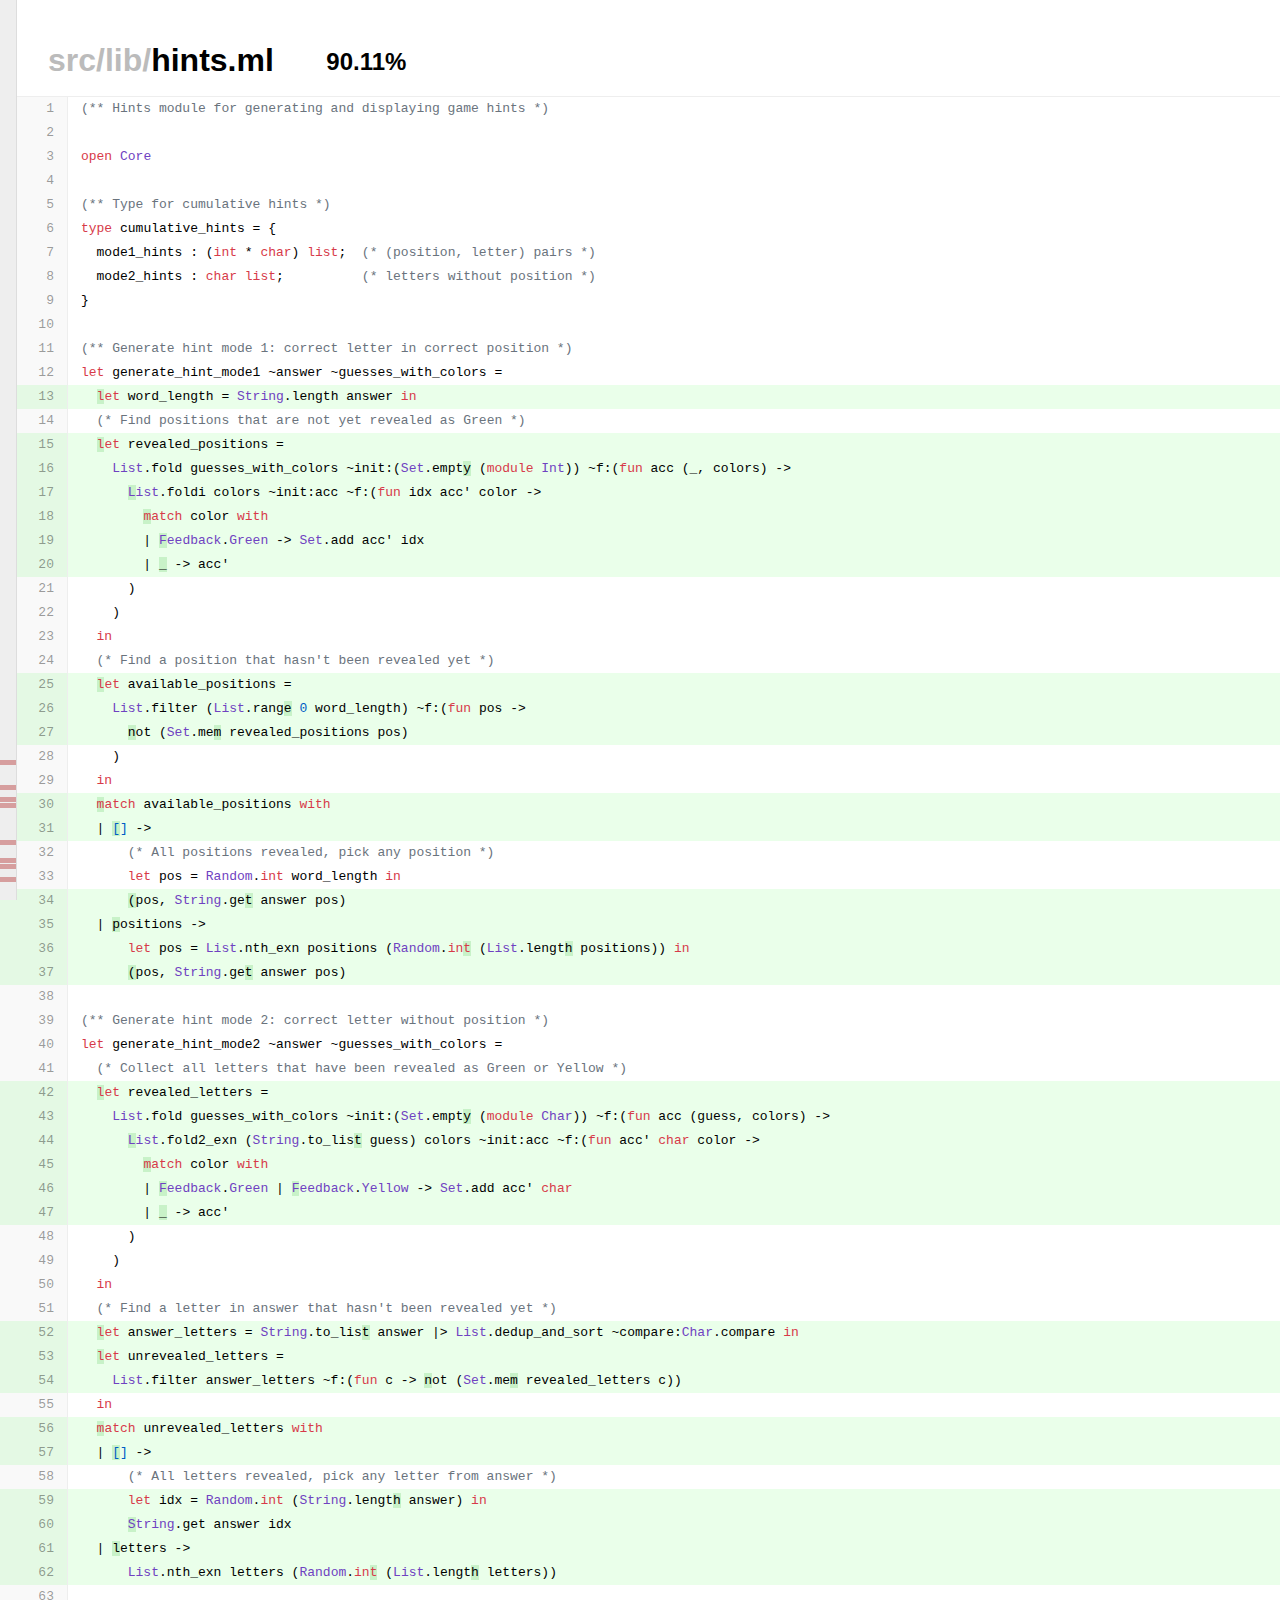
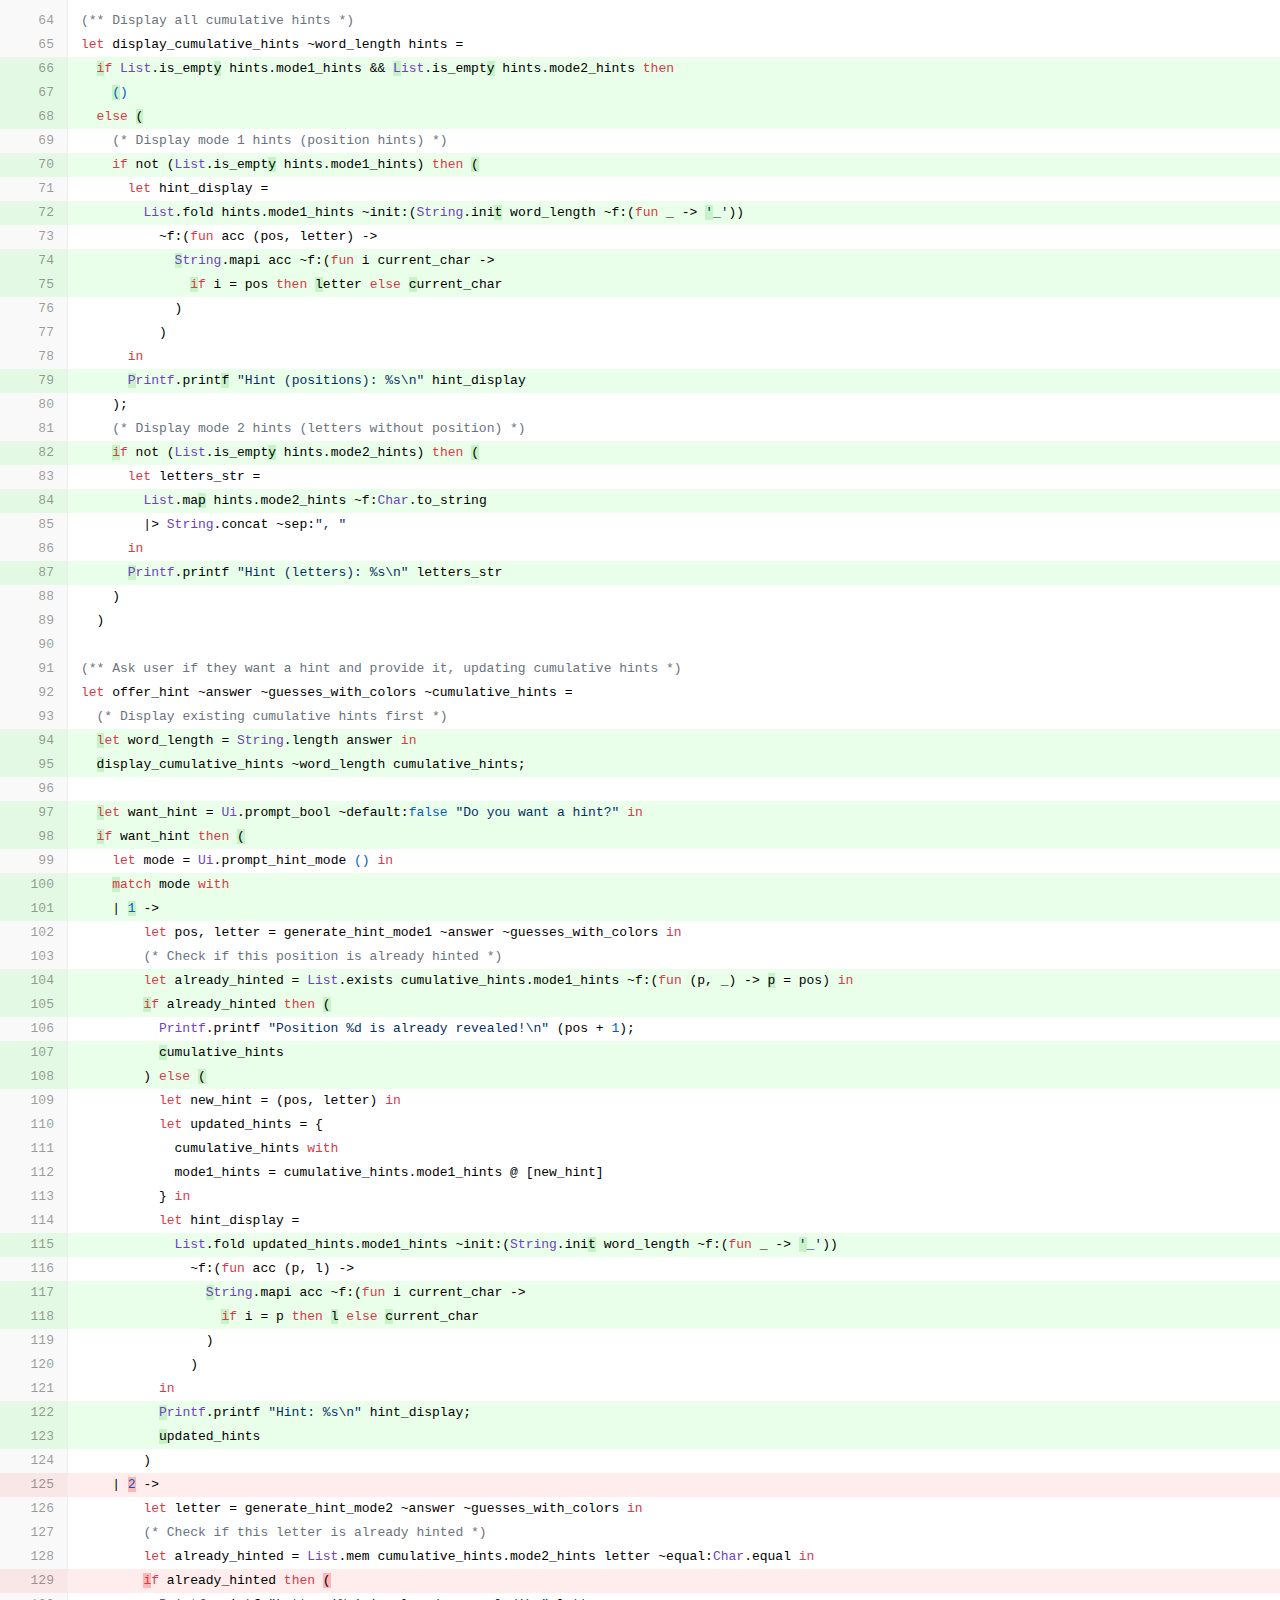
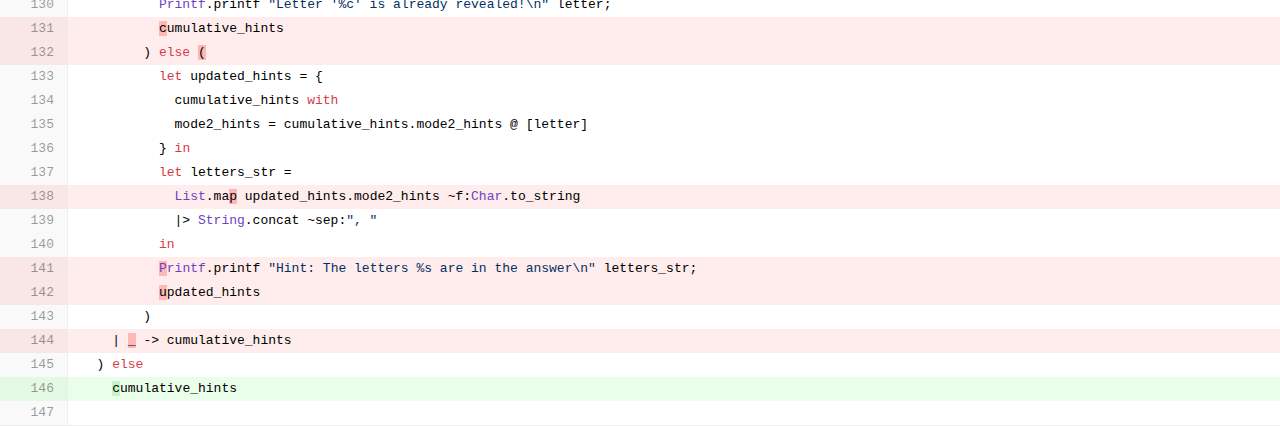
<file: _coverage/src/lib/hints.ml.html>
<!DOCTYPE html>
<html lang="en">
  <head>
    <meta charset="utf-8"/>
    <title>hints.ml &mdash; Coverage report</title>
    <meta name="description" content="90.11% coverage in src/lib/hints.ml">
    <link rel="stylesheet" href="../../coverage.css"/>
    <script src="../../highlight.pack.js"></script>
    <script>hljs.initHighlightingOnLoad();</script>
  </head>
  <body>
    <div id="header">
      <h1>
        <a href="../../index.html">
          <span class="dirname">src/lib/</span>hints.ml
        </a>
      </h1>
      <h2>90.11%</h2>
    </div>
    <div id="navbar">
      <span class="unvisited" style="bottom:14.97%"></span>
      <span class="unvisited" style="bottom:12.24%"></span>
      <span class="unvisited" style="bottom:10.88%"></span>
      <span class="unvisited" style="bottom:10.20%"></span>
      <span class="unvisited" style="bottom:6.12%"></span>
      <span class="unvisited" style="bottom:4.08%"></span>
      <span class="unvisited" style="bottom:3.40%"></span>
      <span class="unvisited" style="bottom:2.04%"></span>
    </div>
    <div id="report">
      <div id="lines-layer">
        <pre>
<a id="L1"></a><span > </span>
<a id="L2"></a><span > </span>
<a id="L3"></a><span > </span>
<a id="L4"></a><span > </span>
<a id="L5"></a><span > </span>
<a id="L6"></a><span > </span>
<a id="L7"></a><span > </span>
<a id="L8"></a><span > </span>
<a id="L9"></a><span > </span>
<a id="L10"></a><span > </span>
<a id="L11"></a><span > </span>
<a id="L12"></a><span > </span>
<a id="L13"></a><span class="visited"> </span>
<a id="L14"></a><span > </span>
<a id="L15"></a><span class="visited"> </span>
<a id="L16"></a><span class="visited"> </span>
<a id="L17"></a><span class="visited"> </span>
<a id="L18"></a><span class="visited"> </span>
<a id="L19"></a><span class="visited"> </span>
<a id="L20"></a><span class="visited"> </span>
<a id="L21"></a><span > </span>
<a id="L22"></a><span > </span>
<a id="L23"></a><span > </span>
<a id="L24"></a><span > </span>
<a id="L25"></a><span class="visited"> </span>
<a id="L26"></a><span class="visited"> </span>
<a id="L27"></a><span class="visited"> </span>
<a id="L28"></a><span > </span>
<a id="L29"></a><span > </span>
<a id="L30"></a><span class="visited"> </span>
<a id="L31"></a><span class="visited"> </span>
<a id="L32"></a><span > </span>
<a id="L33"></a><span > </span>
<a id="L34"></a><span class="visited"> </span>
<a id="L35"></a><span class="visited"> </span>
<a id="L36"></a><span class="visited"> </span>
<a id="L37"></a><span class="visited"> </span>
<a id="L38"></a><span > </span>
<a id="L39"></a><span > </span>
<a id="L40"></a><span > </span>
<a id="L41"></a><span > </span>
<a id="L42"></a><span class="visited"> </span>
<a id="L43"></a><span class="visited"> </span>
<a id="L44"></a><span class="visited"> </span>
<a id="L45"></a><span class="visited"> </span>
<a id="L46"></a><span class="visited"> </span>
<a id="L47"></a><span class="visited"> </span>
<a id="L48"></a><span > </span>
<a id="L49"></a><span > </span>
<a id="L50"></a><span > </span>
<a id="L51"></a><span > </span>
<a id="L52"></a><span class="visited"> </span>
<a id="L53"></a><span class="visited"> </span>
<a id="L54"></a><span class="visited"> </span>
<a id="L55"></a><span > </span>
<a id="L56"></a><span class="visited"> </span>
<a id="L57"></a><span class="visited"> </span>
<a id="L58"></a><span > </span>
<a id="L59"></a><span class="visited"> </span>
<a id="L60"></a><span class="visited"> </span>
<a id="L61"></a><span class="visited"> </span>
<a id="L62"></a><span class="visited"> </span>
<a id="L63"></a><span > </span>
<a id="L64"></a><span > </span>
<a id="L65"></a><span > </span>
<a id="L66"></a><span class="visited"> </span>
<a id="L67"></a><span class="visited"> </span>
<a id="L68"></a><span class="visited"> </span>
<a id="L69"></a><span > </span>
<a id="L70"></a><span class="visited"> </span>
<a id="L71"></a><span > </span>
<a id="L72"></a><span class="visited"> </span>
<a id="L73"></a><span > </span>
<a id="L74"></a><span class="visited"> </span>
<a id="L75"></a><span class="visited"> </span>
<a id="L76"></a><span > </span>
<a id="L77"></a><span > </span>
<a id="L78"></a><span > </span>
<a id="L79"></a><span class="visited"> </span>
<a id="L80"></a><span > </span>
<a id="L81"></a><span > </span>
<a id="L82"></a><span class="visited"> </span>
<a id="L83"></a><span > </span>
<a id="L84"></a><span class="visited"> </span>
<a id="L85"></a><span > </span>
<a id="L86"></a><span > </span>
<a id="L87"></a><span class="visited"> </span>
<a id="L88"></a><span > </span>
<a id="L89"></a><span > </span>
<a id="L90"></a><span > </span>
<a id="L91"></a><span > </span>
<a id="L92"></a><span > </span>
<a id="L93"></a><span > </span>
<a id="L94"></a><span class="visited"> </span>
<a id="L95"></a><span class="visited"> </span>
<a id="L96"></a><span > </span>
<a id="L97"></a><span class="visited"> </span>
<a id="L98"></a><span class="visited"> </span>
<a id="L99"></a><span > </span>
<a id="L100"></a><span class="visited"> </span>
<a id="L101"></a><span class="visited"> </span>
<a id="L102"></a><span > </span>
<a id="L103"></a><span > </span>
<a id="L104"></a><span class="visited"> </span>
<a id="L105"></a><span class="visited"> </span>
<a id="L106"></a><span > </span>
<a id="L107"></a><span class="visited"> </span>
<a id="L108"></a><span class="visited"> </span>
<a id="L109"></a><span > </span>
<a id="L110"></a><span > </span>
<a id="L111"></a><span > </span>
<a id="L112"></a><span > </span>
<a id="L113"></a><span > </span>
<a id="L114"></a><span > </span>
<a id="L115"></a><span class="visited"> </span>
<a id="L116"></a><span > </span>
<a id="L117"></a><span class="visited"> </span>
<a id="L118"></a><span class="visited"> </span>
<a id="L119"></a><span > </span>
<a id="L120"></a><span > </span>
<a id="L121"></a><span > </span>
<a id="L122"></a><span class="visited"> </span>
<a id="L123"></a><span class="visited"> </span>
<a id="L124"></a><span > </span>
<a id="L125"></a><span class="unvisited"> </span>
<a id="L126"></a><span > </span>
<a id="L127"></a><span > </span>
<a id="L128"></a><span > </span>
<a id="L129"></a><span class="unvisited"> </span>
<a id="L130"></a><span > </span>
<a id="L131"></a><span class="unvisited"> </span>
<a id="L132"></a><span class="unvisited"> </span>
<a id="L133"></a><span > </span>
<a id="L134"></a><span > </span>
<a id="L135"></a><span > </span>
<a id="L136"></a><span > </span>
<a id="L137"></a><span > </span>
<a id="L138"></a><span class="unvisited"> </span>
<a id="L139"></a><span > </span>
<a id="L140"></a><span > </span>
<a id="L141"></a><span class="unvisited"> </span>
<a id="L142"></a><span class="unvisited"> </span>
<a id="L143"></a><span > </span>
<a id="L144"></a><span class="unvisited"> </span>
<a id="L145"></a><span > </span>
<a id="L146"></a><span class="visited"> </span>
<a id="L147"></a><span > </span>
</pre>
      </div>
      <div id="text-layer">
        <pre id="line-numbers">
<a href="#L1">  1</a>
<a href="#L2">  2</a>
<a href="#L3">  3</a>
<a href="#L4">  4</a>
<a href="#L5">  5</a>
<a href="#L6">  6</a>
<a href="#L7">  7</a>
<a href="#L8">  8</a>
<a href="#L9">  9</a>
<a href="#L10"> 10</a>
<a href="#L11"> 11</a>
<a href="#L12"> 12</a>
<a href="#L13"> 13</a>
<a href="#L14"> 14</a>
<a href="#L15"> 15</a>
<a href="#L16"> 16</a>
<a href="#L17"> 17</a>
<a href="#L18"> 18</a>
<a href="#L19"> 19</a>
<a href="#L20"> 20</a>
<a href="#L21"> 21</a>
<a href="#L22"> 22</a>
<a href="#L23"> 23</a>
<a href="#L24"> 24</a>
<a href="#L25"> 25</a>
<a href="#L26"> 26</a>
<a href="#L27"> 27</a>
<a href="#L28"> 28</a>
<a href="#L29"> 29</a>
<a href="#L30"> 30</a>
<a href="#L31"> 31</a>
<a href="#L32"> 32</a>
<a href="#L33"> 33</a>
<a href="#L34"> 34</a>
<a href="#L35"> 35</a>
<a href="#L36"> 36</a>
<a href="#L37"> 37</a>
<a href="#L38"> 38</a>
<a href="#L39"> 39</a>
<a href="#L40"> 40</a>
<a href="#L41"> 41</a>
<a href="#L42"> 42</a>
<a href="#L43"> 43</a>
<a href="#L44"> 44</a>
<a href="#L45"> 45</a>
<a href="#L46"> 46</a>
<a href="#L47"> 47</a>
<a href="#L48"> 48</a>
<a href="#L49"> 49</a>
<a href="#L50"> 50</a>
<a href="#L51"> 51</a>
<a href="#L52"> 52</a>
<a href="#L53"> 53</a>
<a href="#L54"> 54</a>
<a href="#L55"> 55</a>
<a href="#L56"> 56</a>
<a href="#L57"> 57</a>
<a href="#L58"> 58</a>
<a href="#L59"> 59</a>
<a href="#L60"> 60</a>
<a href="#L61"> 61</a>
<a href="#L62"> 62</a>
<a href="#L63"> 63</a>
<a href="#L64"> 64</a>
<a href="#L65"> 65</a>
<a href="#L66"> 66</a>
<a href="#L67"> 67</a>
<a href="#L68"> 68</a>
<a href="#L69"> 69</a>
<a href="#L70"> 70</a>
<a href="#L71"> 71</a>
<a href="#L72"> 72</a>
<a href="#L73"> 73</a>
<a href="#L74"> 74</a>
<a href="#L75"> 75</a>
<a href="#L76"> 76</a>
<a href="#L77"> 77</a>
<a href="#L78"> 78</a>
<a href="#L79"> 79</a>
<a href="#L80"> 80</a>
<a href="#L81"> 81</a>
<a href="#L82"> 82</a>
<a href="#L83"> 83</a>
<a href="#L84"> 84</a>
<a href="#L85"> 85</a>
<a href="#L86"> 86</a>
<a href="#L87"> 87</a>
<a href="#L88"> 88</a>
<a href="#L89"> 89</a>
<a href="#L90"> 90</a>
<a href="#L91"> 91</a>
<a href="#L92"> 92</a>
<a href="#L93"> 93</a>
<a href="#L94"> 94</a>
<a href="#L95"> 95</a>
<a href="#L96"> 96</a>
<a href="#L97"> 97</a>
<a href="#L98"> 98</a>
<a href="#L99"> 99</a>
<a href="#L100">100</a>
<a href="#L101">101</a>
<a href="#L102">102</a>
<a href="#L103">103</a>
<a href="#L104">104</a>
<a href="#L105">105</a>
<a href="#L106">106</a>
<a href="#L107">107</a>
<a href="#L108">108</a>
<a href="#L109">109</a>
<a href="#L110">110</a>
<a href="#L111">111</a>
<a href="#L112">112</a>
<a href="#L113">113</a>
<a href="#L114">114</a>
<a href="#L115">115</a>
<a href="#L116">116</a>
<a href="#L117">117</a>
<a href="#L118">118</a>
<a href="#L119">119</a>
<a href="#L120">120</a>
<a href="#L121">121</a>
<a href="#L122">122</a>
<a href="#L123">123</a>
<a href="#L124">124</a>
<a href="#L125">125</a>
<a href="#L126">126</a>
<a href="#L127">127</a>
<a href="#L128">128</a>
<a href="#L129">129</a>
<a href="#L130">130</a>
<a href="#L131">131</a>
<a href="#L132">132</a>
<a href="#L133">133</a>
<a href="#L134">134</a>
<a href="#L135">135</a>
<a href="#L136">136</a>
<a href="#L137">137</a>
<a href="#L138">138</a>
<a href="#L139">139</a>
<a href="#L140">140</a>
<a href="#L141">141</a>
<a href="#L142">142</a>
<a href="#L143">143</a>
<a href="#L144">144</a>
<a href="#L145">145</a>
<a href="#L146">146</a>
<a href="#L147">147</a>
</pre>
<pre><code class="ocaml">(** Hints module for generating and displaying game hints *)

open Core

(** Type for cumulative hints *)
type cumulative_hints = {
  mode1_hints : (int * char) list;  (* (position, letter) pairs *)
  mode2_hints : char list;          (* letters without position *)
}

(** Generate hint mode 1: correct letter in correct position *)
let generate_hint_mode1 ~answer ~guesses_with_colors =
  <span data-count="14">l</span>et word_length = String.length answer in
  (* Find positions that are not yet revealed as Green *)
  <span data-count="14">l</span>et revealed_positions = 
    List.fold guesses_with_colors ~init:(Set.empt<span data-count="14">y</span> (module Int)) ~f:(fun acc (_, colors) -&gt;
      <span data-count="18">L</span>ist.foldi colors ~init:acc ~f:(fun idx acc' color -&gt;
        <span data-count="90">m</span>atch color with
        | <span data-count="17">F</span>eedback.Green -&gt; Set.add acc' idx
        | <span data-count="73">_</span> -&gt; acc'
      )
    )
  in
  (* Find a position that hasn't been revealed yet *)
  <span data-count="14">l</span>et available_positions = 
    List.filter (List.rang<span data-count="14">e</span> 0 word_length) ~f:(fun pos -&gt;
      <span data-count="70">n</span>ot (Set.me<span data-count="70">m</span> revealed_positions pos)
    )
  in
  <span data-count="14">m</span>atch available_positions with
  | <span data-count="2">[</span>] -&gt; 
      (* All positions revealed, pick any position *)
      let pos = Random.int word_length in
      <span data-count="2">(</span>pos, String.ge<span data-count="2">t</span> answer pos)
  | <span data-count="12">p</span>ositions -&gt;
      let pos = List.nth_exn positions (Random.in<span data-count="12">t</span> (List.lengt<span data-count="12">h</span> positions)) in
      <span data-count="12">(</span>pos, String.ge<span data-count="12">t</span> answer pos)

(** Generate hint mode 2: correct letter without position *)
let generate_hint_mode2 ~answer ~guesses_with_colors =
  (* Collect all letters that have been revealed as Green or Yellow *)
  <span data-count="8">l</span>et revealed_letters = 
    List.fold guesses_with_colors ~init:(Set.empt<span data-count="8">y</span> (module Char)) ~f:(fun acc (guess, colors) -&gt;
      <span data-count="6">L</span>ist.fold2_exn (String.to_lis<span data-count="6">t</span> guess) colors ~init:acc ~f:(fun acc' char color -&gt;
        <span data-count="30">m</span>atch color with
        | <span data-count="14">F</span>eedback.Green | <span data-count="2">F</span>eedback.Yellow -&gt; Set.add acc' char
        | <span data-count="14">_</span> -&gt; acc'
      )
    )
  in
  (* Find a letter in answer that hasn't been revealed yet *)
  <span data-count="8">l</span>et answer_letters = String.to_lis<span data-count="8">t</span> answer |&gt; List.dedup_and_sort ~compare:Char.compare in
  <span data-count="8">l</span>et unrevealed_letters = 
    List.filter answer_letters ~f:(fun c -&gt; <span data-count="32">n</span>ot (Set.me<span data-count="32">m</span> revealed_letters c))
  in
  <span data-count="8">m</span>atch unrevealed_letters with
  | <span data-count="2">[</span>] -&gt;
      (* All letters revealed, pick any letter from answer *)
      let idx = Random.int (String.lengt<span data-count="2">h</span> answer) in
      <span data-count="2">S</span>tring.get answer idx
  | <span data-count="6">l</span>etters -&gt;
      List.nth_exn letters (Random.in<span data-count="6">t</span> (List.lengt<span data-count="6">h</span> letters))

(** Display all cumulative hints *)
let display_cumulative_hints ~word_length hints =
  <span data-count="21">i</span>f List.is_empt<span data-count="21">y</span> hints.mode1_hints &amp;&amp; <span data-count="10">L</span>ist.is_empt<span data-count="10">y</span> hints.mode2_hints then
    <span data-count="8">(</span>)
  else <span data-count="13">(</span>
    (* Display mode 1 hints (position hints) *)
    if not (List.is_empt<span data-count="13">y</span> hints.mode1_hints) then <span data-count="11">(</span>
      let hint_display = 
        List.fold hints.mode1_hints ~init:(String.ini<span data-count="11">t</span> word_length ~f:(fun _ -&gt; <span data-count="55">'</span>_'))
          ~f:(fun acc (pos, letter) -&gt;
            <span data-count="13">S</span>tring.mapi acc ~f:(fun i current_char -&gt;
              <span data-count="65">i</span>f i = pos then <span data-count="13">l</span>etter else <span data-count="52">c</span>urrent_char
            )
          )
      in
      <span data-count="11">P</span>rintf.print<span data-count="11">f</span> "Hint (positions): %s\n" hint_display
    );
    (* Display mode 2 hints (letters without position) *)
    <span data-count="13">i</span>f not (List.is_empt<span data-count="13">y</span> hints.mode2_hints) then <span data-count="4">(</span>
      let letters_str = 
        List.ma<span data-count="4">p</span> hints.mode2_hints ~f:Char.to_string 
        |&gt; String.concat ~sep:", "
      in
      <span data-count="4">P</span>rintf.printf "Hint (letters): %s\n" letters_str
    )
  )

(** Ask user if they want a hint and provide it, updating cumulative hints *)
let offer_hint ~answer ~guesses_with_colors ~cumulative_hints =
  (* Display existing cumulative hints first *)
  <span data-count="13">l</span>et word_length = String.length answer in
  <span data-count="13">d</span>isplay_cumulative_hints ~word_length cumulative_hints;
  
  <span data-count="13">l</span>et want_hint = Ui.prompt_bool ~default:false "Do you want a hint?" in
  <span data-count="13">i</span>f want_hint then <span data-count="6">(</span>
    let mode = Ui.prompt_hint_mode () in
    <span data-count="6">m</span>atch mode with
    | <span data-count="6">1</span> -&gt;
        let pos, letter = generate_hint_mode1 ~answer ~guesses_with_colors in
        (* Check if this position is already hinted *)
        let already_hinted = List.exists cumulative_hints.mode1_hints ~f:(fun (p, _) -&gt; <span data-count="3">p</span> = pos) in
        <span data-count="6">i</span>f already_hinted then <span data-count="1">(</span>
          Printf.printf "Position %d is already revealed!\n" (pos + 1);
          <span data-count="1">c</span>umulative_hints
        ) else <span data-count="5">(</span>
          let new_hint = (pos, letter) in
          let updated_hints = {
            cumulative_hints with
            mode1_hints = cumulative_hints.mode1_hints @ [new_hint]
          } in
          let hint_display = 
            List.fold updated_hints.mode1_hints ~init:(String.ini<span data-count="5">t</span> word_length ~f:(fun _ -&gt; <span data-count="25">'</span>_'))
              ~f:(fun acc (p, l) -&gt;
                <span data-count="7">S</span>tring.mapi acc ~f:(fun i current_char -&gt;
                  <span data-count="35">i</span>f i = p then <span data-count="7">l</span> else <span data-count="28">c</span>urrent_char
                )
              )
          in
          <span data-count="5">P</span>rintf.printf "Hint: %s\n" hint_display;
          <span data-count="5">u</span>pdated_hints
        )
    | <span data-count="0">2</span> -&gt;
        let letter = generate_hint_mode2 ~answer ~guesses_with_colors in
        (* Check if this letter is already hinted *)
        let already_hinted = List.mem cumulative_hints.mode2_hints letter ~equal:Char.equal in
        <span data-count="0">i</span>f already_hinted then <span data-count="0">(</span>
          Printf.printf "Letter '%c' is already revealed!\n" letter;
          <span data-count="0">c</span>umulative_hints
        ) else <span data-count="0">(</span>
          let updated_hints = {
            cumulative_hints with
            mode2_hints = cumulative_hints.mode2_hints @ [letter]
          } in
          let letters_str = 
            List.ma<span data-count="0">p</span> updated_hints.mode2_hints ~f:Char.to_string 
            |&gt; String.concat ~sep:", "
          in
          <span data-count="0">P</span>rintf.printf "Hint: The letters %s are in the answer\n" letters_str;
          <span data-count="0">u</span>pdated_hints
        )
    | <span data-count="0">_</span> -&gt; cumulative_hints
  ) else
    <span data-count="7">c</span>umulative_hints

</code></pre>
      </div>
    </div>
    <script src="../../coverage.js"></script>
  </body>
</html>
</file>
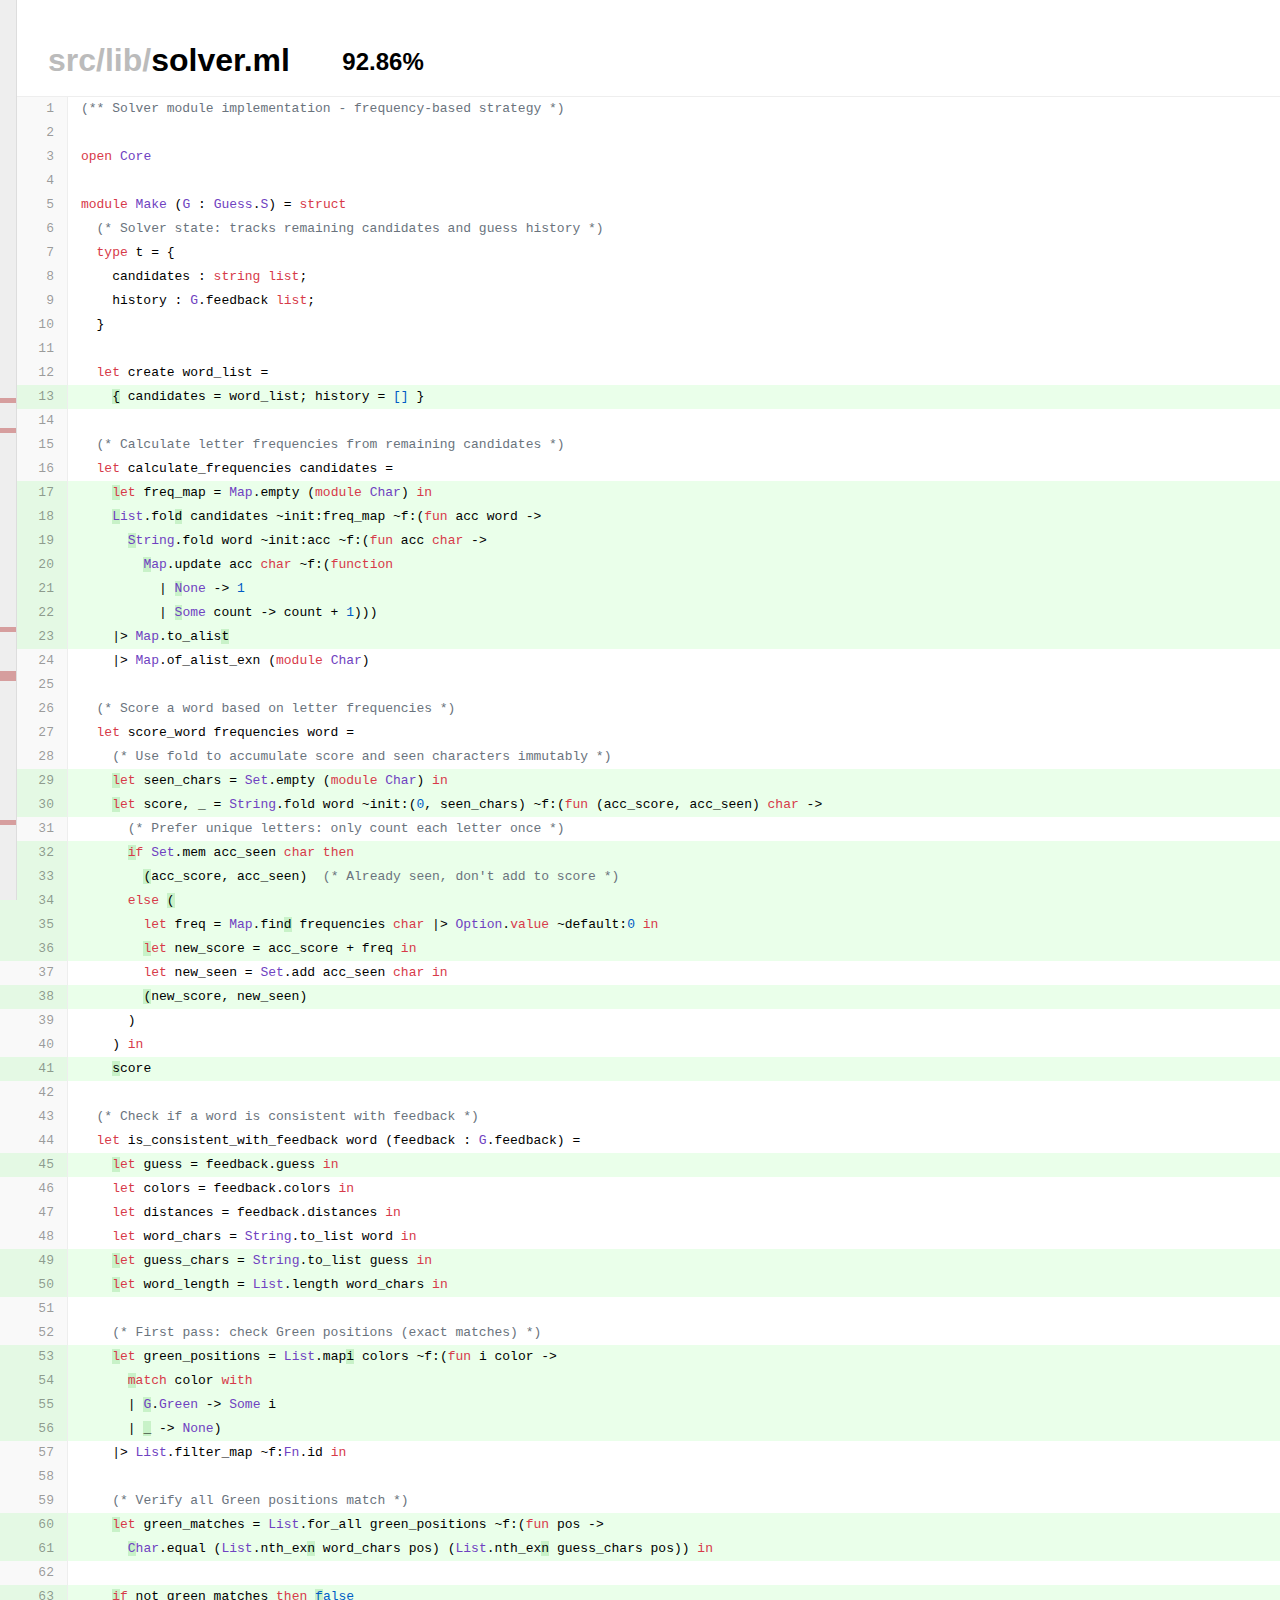
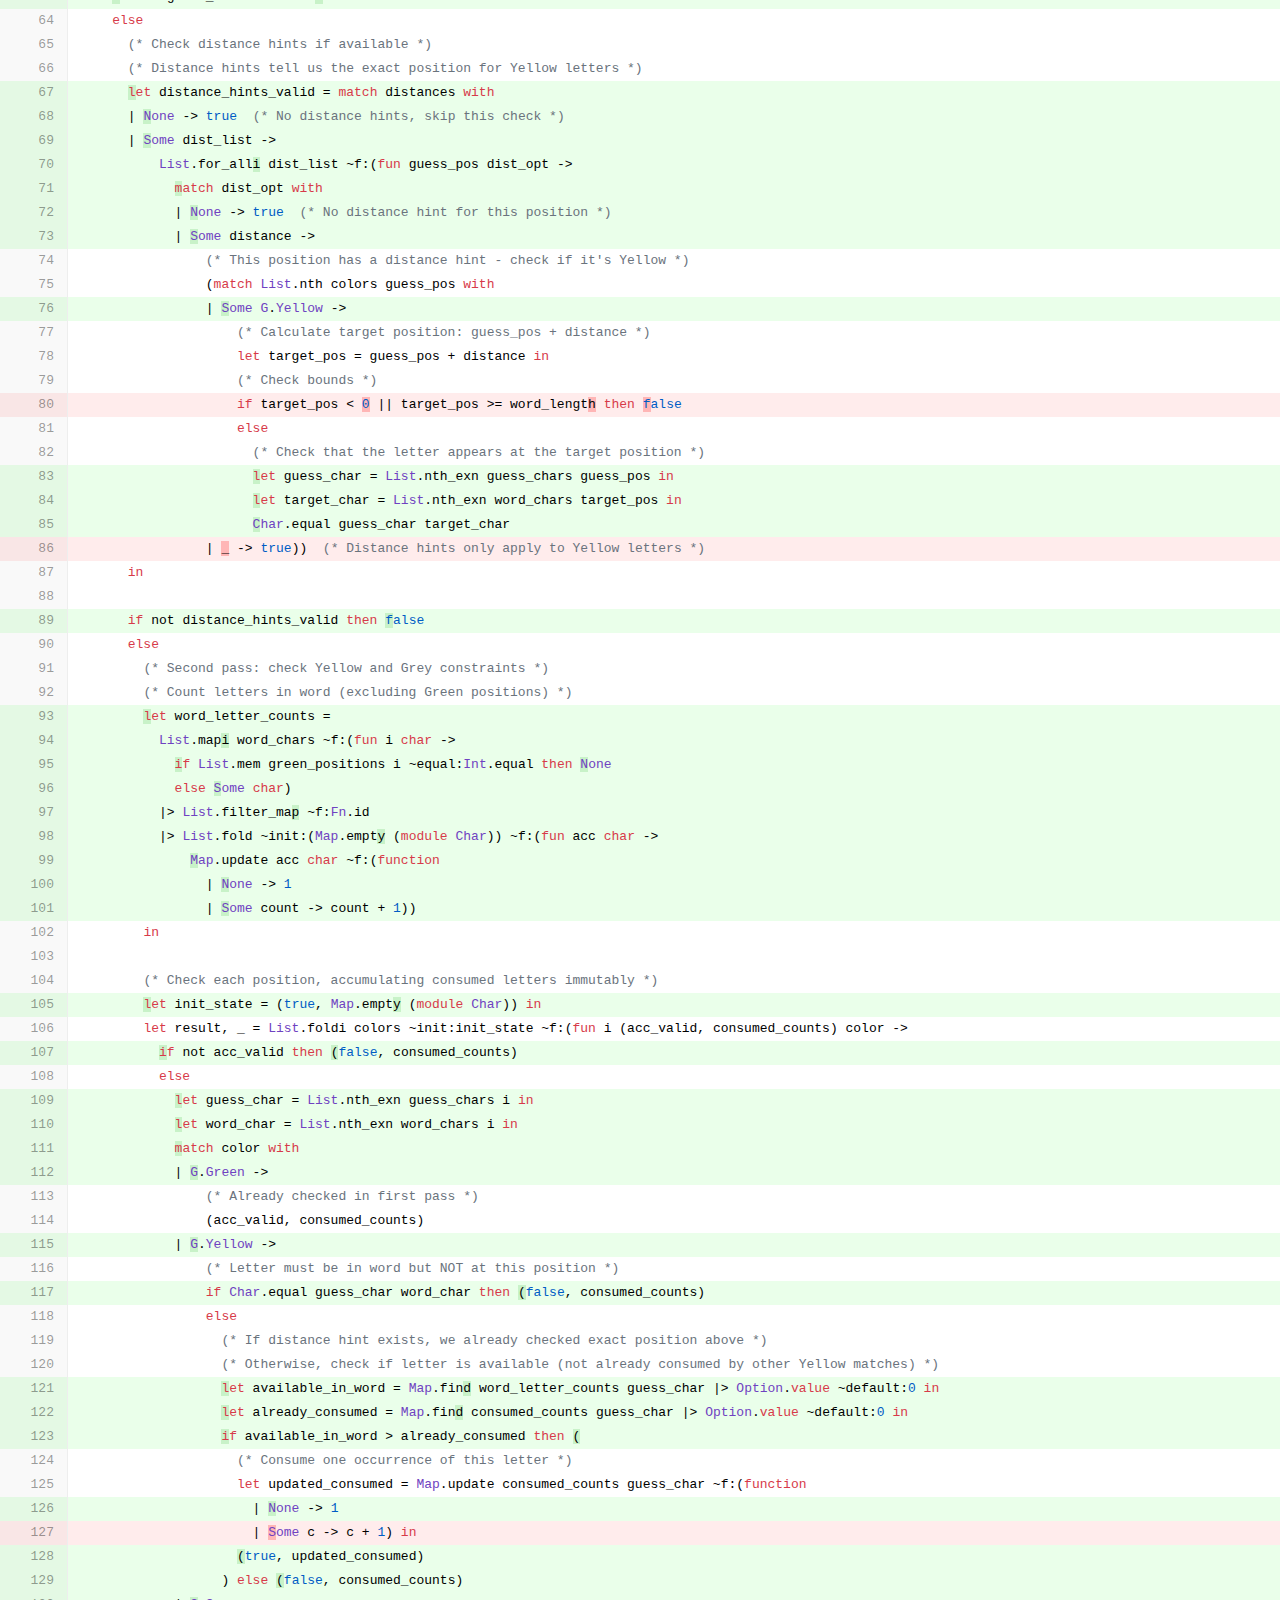
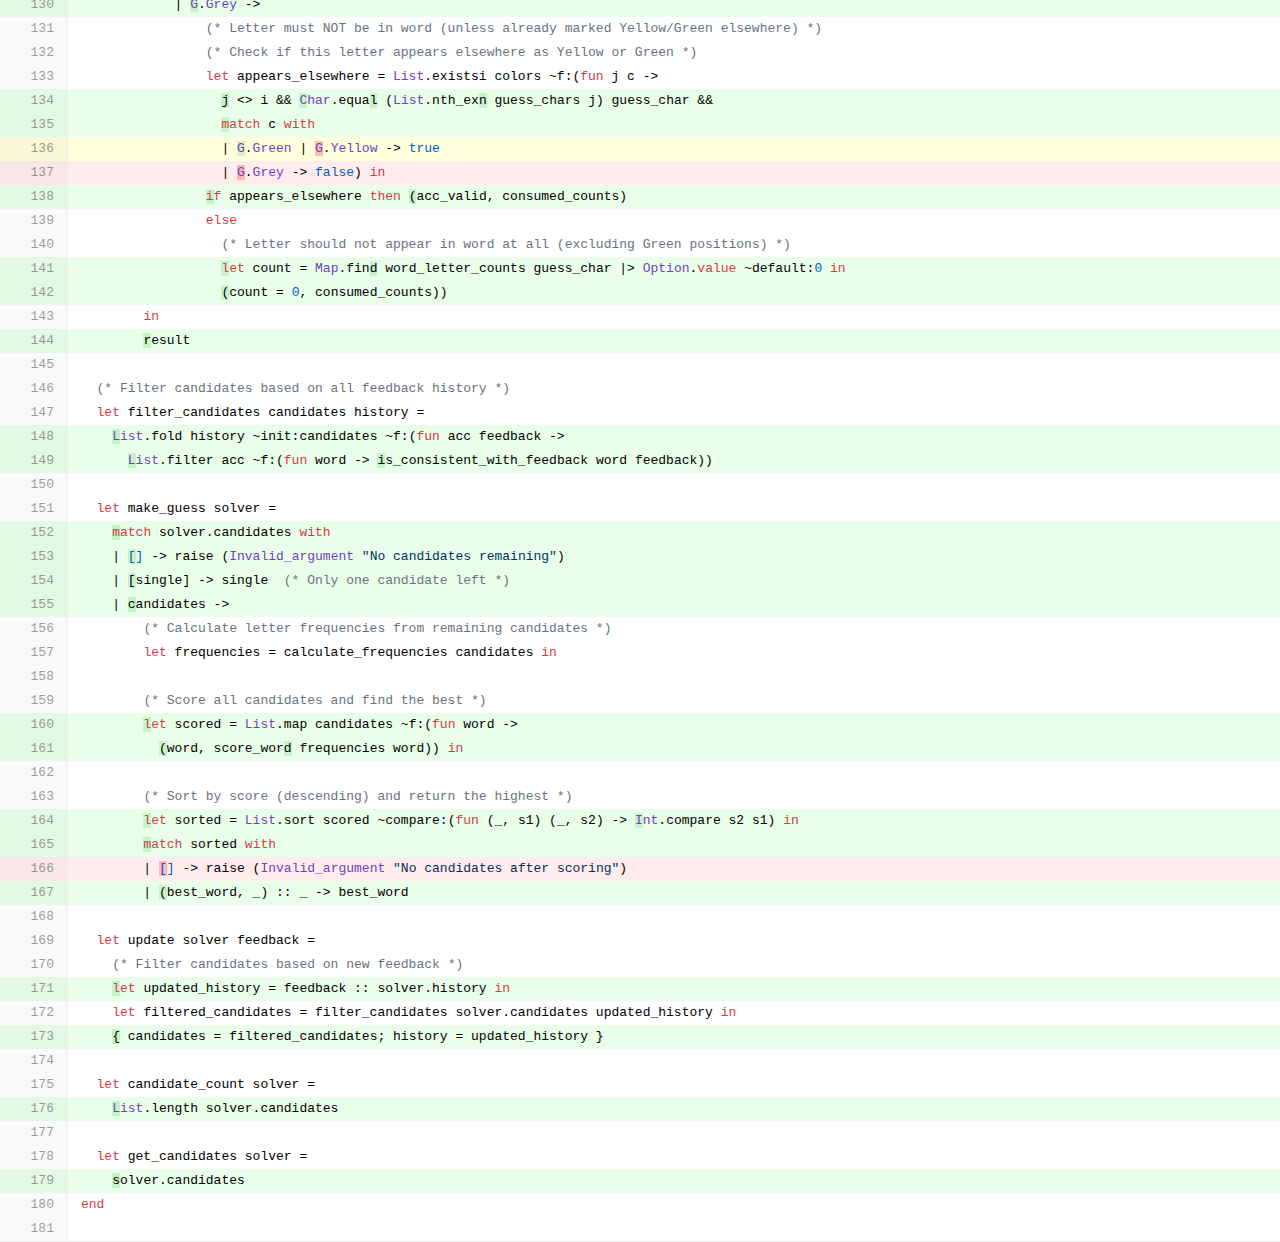
<file: _coverage/src/lib/solver.ml.html>
<!DOCTYPE html>
<html lang="en">
  <head>
    <meta charset="utf-8"/>
    <title>solver.ml &mdash; Coverage report</title>
    <meta name="description" content="92.86% coverage in src/lib/solver.ml">
    <link rel="stylesheet" href="../../coverage.css"/>
    <script src="../../highlight.pack.js"></script>
    <script>hljs.initHighlightingOnLoad();</script>
  </head>
  <body>
    <div id="header">
      <h1>
        <a href="../../index.html">
          <span class="dirname">src/lib/</span>solver.ml
        </a>
      </h1>
      <h2>92.86%</h2>
    </div>
    <div id="navbar">
      <span class="unvisited" style="top:44.20%"></span>
      <span class="unvisited" style="top:47.51%"></span>
      <span class="unvisited" style="bottom:29.83%"></span>
      <span class="some-visited" style="bottom:24.86%"></span>
      <span class="unvisited" style="bottom:24.31%"></span>
      <span class="unvisited" style="bottom:8.29%"></span>
    </div>
    <div id="report">
      <div id="lines-layer">
        <pre>
<a id="L1"></a><span > </span>
<a id="L2"></a><span > </span>
<a id="L3"></a><span > </span>
<a id="L4"></a><span > </span>
<a id="L5"></a><span > </span>
<a id="L6"></a><span > </span>
<a id="L7"></a><span > </span>
<a id="L8"></a><span > </span>
<a id="L9"></a><span > </span>
<a id="L10"></a><span > </span>
<a id="L11"></a><span > </span>
<a id="L12"></a><span > </span>
<a id="L13"></a><span class="visited"> </span>
<a id="L14"></a><span > </span>
<a id="L15"></a><span > </span>
<a id="L16"></a><span > </span>
<a id="L17"></a><span class="visited"> </span>
<a id="L18"></a><span class="visited"> </span>
<a id="L19"></a><span class="visited"> </span>
<a id="L20"></a><span class="visited"> </span>
<a id="L21"></a><span class="visited"> </span>
<a id="L22"></a><span class="visited"> </span>
<a id="L23"></a><span class="visited"> </span>
<a id="L24"></a><span > </span>
<a id="L25"></a><span > </span>
<a id="L26"></a><span > </span>
<a id="L27"></a><span > </span>
<a id="L28"></a><span > </span>
<a id="L29"></a><span class="visited"> </span>
<a id="L30"></a><span class="visited"> </span>
<a id="L31"></a><span > </span>
<a id="L32"></a><span class="visited"> </span>
<a id="L33"></a><span class="visited"> </span>
<a id="L34"></a><span class="visited"> </span>
<a id="L35"></a><span class="visited"> </span>
<a id="L36"></a><span class="visited"> </span>
<a id="L37"></a><span > </span>
<a id="L38"></a><span class="visited"> </span>
<a id="L39"></a><span > </span>
<a id="L40"></a><span > </span>
<a id="L41"></a><span class="visited"> </span>
<a id="L42"></a><span > </span>
<a id="L43"></a><span > </span>
<a id="L44"></a><span > </span>
<a id="L45"></a><span class="visited"> </span>
<a id="L46"></a><span > </span>
<a id="L47"></a><span > </span>
<a id="L48"></a><span > </span>
<a id="L49"></a><span class="visited"> </span>
<a id="L50"></a><span class="visited"> </span>
<a id="L51"></a><span > </span>
<a id="L52"></a><span > </span>
<a id="L53"></a><span class="visited"> </span>
<a id="L54"></a><span class="visited"> </span>
<a id="L55"></a><span class="visited"> </span>
<a id="L56"></a><span class="visited"> </span>
<a id="L57"></a><span > </span>
<a id="L58"></a><span > </span>
<a id="L59"></a><span > </span>
<a id="L60"></a><span class="visited"> </span>
<a id="L61"></a><span class="visited"> </span>
<a id="L62"></a><span > </span>
<a id="L63"></a><span class="visited"> </span>
<a id="L64"></a><span > </span>
<a id="L65"></a><span > </span>
<a id="L66"></a><span > </span>
<a id="L67"></a><span class="visited"> </span>
<a id="L68"></a><span class="visited"> </span>
<a id="L69"></a><span class="visited"> </span>
<a id="L70"></a><span class="visited"> </span>
<a id="L71"></a><span class="visited"> </span>
<a id="L72"></a><span class="visited"> </span>
<a id="L73"></a><span class="visited"> </span>
<a id="L74"></a><span > </span>
<a id="L75"></a><span > </span>
<a id="L76"></a><span class="visited"> </span>
<a id="L77"></a><span > </span>
<a id="L78"></a><span > </span>
<a id="L79"></a><span > </span>
<a id="L80"></a><span class="unvisited"> </span>
<a id="L81"></a><span > </span>
<a id="L82"></a><span > </span>
<a id="L83"></a><span class="visited"> </span>
<a id="L84"></a><span class="visited"> </span>
<a id="L85"></a><span class="visited"> </span>
<a id="L86"></a><span class="unvisited"> </span>
<a id="L87"></a><span > </span>
<a id="L88"></a><span > </span>
<a id="L89"></a><span class="visited"> </span>
<a id="L90"></a><span > </span>
<a id="L91"></a><span > </span>
<a id="L92"></a><span > </span>
<a id="L93"></a><span class="visited"> </span>
<a id="L94"></a><span class="visited"> </span>
<a id="L95"></a><span class="visited"> </span>
<a id="L96"></a><span class="visited"> </span>
<a id="L97"></a><span class="visited"> </span>
<a id="L98"></a><span class="visited"> </span>
<a id="L99"></a><span class="visited"> </span>
<a id="L100"></a><span class="visited"> </span>
<a id="L101"></a><span class="visited"> </span>
<a id="L102"></a><span > </span>
<a id="L103"></a><span > </span>
<a id="L104"></a><span > </span>
<a id="L105"></a><span class="visited"> </span>
<a id="L106"></a><span > </span>
<a id="L107"></a><span class="visited"> </span>
<a id="L108"></a><span > </span>
<a id="L109"></a><span class="visited"> </span>
<a id="L110"></a><span class="visited"> </span>
<a id="L111"></a><span class="visited"> </span>
<a id="L112"></a><span class="visited"> </span>
<a id="L113"></a><span > </span>
<a id="L114"></a><span > </span>
<a id="L115"></a><span class="visited"> </span>
<a id="L116"></a><span > </span>
<a id="L117"></a><span class="visited"> </span>
<a id="L118"></a><span > </span>
<a id="L119"></a><span > </span>
<a id="L120"></a><span > </span>
<a id="L121"></a><span class="visited"> </span>
<a id="L122"></a><span class="visited"> </span>
<a id="L123"></a><span class="visited"> </span>
<a id="L124"></a><span > </span>
<a id="L125"></a><span > </span>
<a id="L126"></a><span class="visited"> </span>
<a id="L127"></a><span class="unvisited"> </span>
<a id="L128"></a><span class="visited"> </span>
<a id="L129"></a><span class="visited"> </span>
<a id="L130"></a><span class="visited"> </span>
<a id="L131"></a><span > </span>
<a id="L132"></a><span > </span>
<a id="L133"></a><span > </span>
<a id="L134"></a><span class="visited"> </span>
<a id="L135"></a><span class="visited"> </span>
<a id="L136"></a><span class="some-visited"> </span>
<a id="L137"></a><span class="unvisited"> </span>
<a id="L138"></a><span class="visited"> </span>
<a id="L139"></a><span > </span>
<a id="L140"></a><span > </span>
<a id="L141"></a><span class="visited"> </span>
<a id="L142"></a><span class="visited"> </span>
<a id="L143"></a><span > </span>
<a id="L144"></a><span class="visited"> </span>
<a id="L145"></a><span > </span>
<a id="L146"></a><span > </span>
<a id="L147"></a><span > </span>
<a id="L148"></a><span class="visited"> </span>
<a id="L149"></a><span class="visited"> </span>
<a id="L150"></a><span > </span>
<a id="L151"></a><span > </span>
<a id="L152"></a><span class="visited"> </span>
<a id="L153"></a><span class="visited"> </span>
<a id="L154"></a><span class="visited"> </span>
<a id="L155"></a><span class="visited"> </span>
<a id="L156"></a><span > </span>
<a id="L157"></a><span > </span>
<a id="L158"></a><span > </span>
<a id="L159"></a><span > </span>
<a id="L160"></a><span class="visited"> </span>
<a id="L161"></a><span class="visited"> </span>
<a id="L162"></a><span > </span>
<a id="L163"></a><span > </span>
<a id="L164"></a><span class="visited"> </span>
<a id="L165"></a><span class="visited"> </span>
<a id="L166"></a><span class="unvisited"> </span>
<a id="L167"></a><span class="visited"> </span>
<a id="L168"></a><span > </span>
<a id="L169"></a><span > </span>
<a id="L170"></a><span > </span>
<a id="L171"></a><span class="visited"> </span>
<a id="L172"></a><span > </span>
<a id="L173"></a><span class="visited"> </span>
<a id="L174"></a><span > </span>
<a id="L175"></a><span > </span>
<a id="L176"></a><span class="visited"> </span>
<a id="L177"></a><span > </span>
<a id="L178"></a><span > </span>
<a id="L179"></a><span class="visited"> </span>
<a id="L180"></a><span > </span>
<a id="L181"></a><span > </span>
</pre>
      </div>
      <div id="text-layer">
        <pre id="line-numbers">
<a href="#L1">  1</a>
<a href="#L2">  2</a>
<a href="#L3">  3</a>
<a href="#L4">  4</a>
<a href="#L5">  5</a>
<a href="#L6">  6</a>
<a href="#L7">  7</a>
<a href="#L8">  8</a>
<a href="#L9">  9</a>
<a href="#L10"> 10</a>
<a href="#L11"> 11</a>
<a href="#L12"> 12</a>
<a href="#L13"> 13</a>
<a href="#L14"> 14</a>
<a href="#L15"> 15</a>
<a href="#L16"> 16</a>
<a href="#L17"> 17</a>
<a href="#L18"> 18</a>
<a href="#L19"> 19</a>
<a href="#L20"> 20</a>
<a href="#L21"> 21</a>
<a href="#L22"> 22</a>
<a href="#L23"> 23</a>
<a href="#L24"> 24</a>
<a href="#L25"> 25</a>
<a href="#L26"> 26</a>
<a href="#L27"> 27</a>
<a href="#L28"> 28</a>
<a href="#L29"> 29</a>
<a href="#L30"> 30</a>
<a href="#L31"> 31</a>
<a href="#L32"> 32</a>
<a href="#L33"> 33</a>
<a href="#L34"> 34</a>
<a href="#L35"> 35</a>
<a href="#L36"> 36</a>
<a href="#L37"> 37</a>
<a href="#L38"> 38</a>
<a href="#L39"> 39</a>
<a href="#L40"> 40</a>
<a href="#L41"> 41</a>
<a href="#L42"> 42</a>
<a href="#L43"> 43</a>
<a href="#L44"> 44</a>
<a href="#L45"> 45</a>
<a href="#L46"> 46</a>
<a href="#L47"> 47</a>
<a href="#L48"> 48</a>
<a href="#L49"> 49</a>
<a href="#L50"> 50</a>
<a href="#L51"> 51</a>
<a href="#L52"> 52</a>
<a href="#L53"> 53</a>
<a href="#L54"> 54</a>
<a href="#L55"> 55</a>
<a href="#L56"> 56</a>
<a href="#L57"> 57</a>
<a href="#L58"> 58</a>
<a href="#L59"> 59</a>
<a href="#L60"> 60</a>
<a href="#L61"> 61</a>
<a href="#L62"> 62</a>
<a href="#L63"> 63</a>
<a href="#L64"> 64</a>
<a href="#L65"> 65</a>
<a href="#L66"> 66</a>
<a href="#L67"> 67</a>
<a href="#L68"> 68</a>
<a href="#L69"> 69</a>
<a href="#L70"> 70</a>
<a href="#L71"> 71</a>
<a href="#L72"> 72</a>
<a href="#L73"> 73</a>
<a href="#L74"> 74</a>
<a href="#L75"> 75</a>
<a href="#L76"> 76</a>
<a href="#L77"> 77</a>
<a href="#L78"> 78</a>
<a href="#L79"> 79</a>
<a href="#L80"> 80</a>
<a href="#L81"> 81</a>
<a href="#L82"> 82</a>
<a href="#L83"> 83</a>
<a href="#L84"> 84</a>
<a href="#L85"> 85</a>
<a href="#L86"> 86</a>
<a href="#L87"> 87</a>
<a href="#L88"> 88</a>
<a href="#L89"> 89</a>
<a href="#L90"> 90</a>
<a href="#L91"> 91</a>
<a href="#L92"> 92</a>
<a href="#L93"> 93</a>
<a href="#L94"> 94</a>
<a href="#L95"> 95</a>
<a href="#L96"> 96</a>
<a href="#L97"> 97</a>
<a href="#L98"> 98</a>
<a href="#L99"> 99</a>
<a href="#L100">100</a>
<a href="#L101">101</a>
<a href="#L102">102</a>
<a href="#L103">103</a>
<a href="#L104">104</a>
<a href="#L105">105</a>
<a href="#L106">106</a>
<a href="#L107">107</a>
<a href="#L108">108</a>
<a href="#L109">109</a>
<a href="#L110">110</a>
<a href="#L111">111</a>
<a href="#L112">112</a>
<a href="#L113">113</a>
<a href="#L114">114</a>
<a href="#L115">115</a>
<a href="#L116">116</a>
<a href="#L117">117</a>
<a href="#L118">118</a>
<a href="#L119">119</a>
<a href="#L120">120</a>
<a href="#L121">121</a>
<a href="#L122">122</a>
<a href="#L123">123</a>
<a href="#L124">124</a>
<a href="#L125">125</a>
<a href="#L126">126</a>
<a href="#L127">127</a>
<a href="#L128">128</a>
<a href="#L129">129</a>
<a href="#L130">130</a>
<a href="#L131">131</a>
<a href="#L132">132</a>
<a href="#L133">133</a>
<a href="#L134">134</a>
<a href="#L135">135</a>
<a href="#L136">136</a>
<a href="#L137">137</a>
<a href="#L138">138</a>
<a href="#L139">139</a>
<a href="#L140">140</a>
<a href="#L141">141</a>
<a href="#L142">142</a>
<a href="#L143">143</a>
<a href="#L144">144</a>
<a href="#L145">145</a>
<a href="#L146">146</a>
<a href="#L147">147</a>
<a href="#L148">148</a>
<a href="#L149">149</a>
<a href="#L150">150</a>
<a href="#L151">151</a>
<a href="#L152">152</a>
<a href="#L153">153</a>
<a href="#L154">154</a>
<a href="#L155">155</a>
<a href="#L156">156</a>
<a href="#L157">157</a>
<a href="#L158">158</a>
<a href="#L159">159</a>
<a href="#L160">160</a>
<a href="#L161">161</a>
<a href="#L162">162</a>
<a href="#L163">163</a>
<a href="#L164">164</a>
<a href="#L165">165</a>
<a href="#L166">166</a>
<a href="#L167">167</a>
<a href="#L168">168</a>
<a href="#L169">169</a>
<a href="#L170">170</a>
<a href="#L171">171</a>
<a href="#L172">172</a>
<a href="#L173">173</a>
<a href="#L174">174</a>
<a href="#L175">175</a>
<a href="#L176">176</a>
<a href="#L177">177</a>
<a href="#L178">178</a>
<a href="#L179">179</a>
<a href="#L180">180</a>
<a href="#L181">181</a>
</pre>
<pre><code class="ocaml">(** Solver module implementation - frequency-based strategy *)

open Core

module Make (G : Guess.S) = struct
  (* Solver state: tracks remaining candidates and guess history *)
  type t = {
    candidates : string list;
    history : G.feedback list;
  }

  let create word_list =
    <span data-count="31">{</span> candidates = word_list; history = [] }

  (* Calculate letter frequencies from remaining candidates *)
  let calculate_frequencies candidates =
    <span data-count="26">l</span>et freq_map = Map.empty (module Char) in
    <span data-count="26">L</span>ist.fol<span data-count="26">d</span> candidates ~init:freq_map ~f:(fun acc word -&gt;
      <span data-count="120622">S</span>tring.fold word ~init:acc ~f:(fun acc char -&gt;
        <span data-count="681286">M</span>ap.update acc char ~f:(function
          | <span data-count="539">N</span>one -&gt; 1
          | <span data-count="680747">S</span>ome count -&gt; count + 1)))
    |&gt; Map.to_alis<span data-count="26">t</span>
    |&gt; Map.of_alist_exn (module Char)

  (* Score a word based on letter frequencies *)
  let score_word frequencies word =
    (* Use fold to accumulate score and seen characters immutably *)
    <span data-count="120622">l</span>et seen_chars = Set.empty (module Char) in
    <span data-count="120622">l</span>et score, _ = String.fold word ~init:(0, seen_chars) ~f:(fun (acc_score, acc_seen) char -&gt;
      (* Prefer unique letters: only count each letter once *)
      <span data-count="681286">i</span>f Set.mem acc_seen char then
        <span data-count="67675">(</span>acc_score, acc_seen)  (* Already seen, don't add to score *)
      else <span data-count="613611">(</span>
        let freq = Map.fin<span data-count="613611">d</span> frequencies char |&gt; Option.value ~default:0 in
        <span data-count="613611">l</span>et new_score = acc_score + freq in
        let new_seen = Set.add acc_seen char in
        <span data-count="613611">(</span>new_score, new_seen)
      )
    ) in
    <span data-count="120622">s</span>core

  (* Check if a word is consistent with feedback *)
  let is_consistent_with_feedback word (feedback : G.feedback) =
    <span data-count="9245">l</span>et guess = feedback.guess in
    let colors = feedback.colors in
    let distances = feedback.distances in
    let word_chars = String.to_list word in
    <span data-count="9245">l</span>et guess_chars = String.to_list guess in
    <span data-count="9245">l</span>et word_length = List.length word_chars in
    
    (* First pass: check Green positions (exact matches) *)
    <span data-count="9245">l</span>et green_positions = List.map<span data-count="9245">i</span> colors ~f:(fun i color -&gt;
      <span data-count="46225">m</span>atch color with
      | <span data-count="437">G</span>.Green -&gt; Some i
      | <span data-count="45788">_</span> -&gt; None)
    |&gt; List.filter_map ~f:Fn.id in
    
    (* Verify all Green positions match *)
    <span data-count="9245">l</span>et green_matches = List.for_all green_positions ~f:(fun pos -&gt;
      <span data-count="407">C</span>har.equal (List.nth_ex<span data-count="407">n</span> word_chars pos) (List.nth_ex<span data-count="407">n</span> guess_chars pos)) in
    
    <span data-count="9245">i</span>f not green_matches then <span data-count="122">f</span>alse
    else
      (* Check distance hints if available *)
      (* Distance hints tell us the exact position for Yellow letters *)
      <span data-count="9123">l</span>et distance_hints_valid = match distances with
      | <span data-count="9119">N</span>one -&gt; true  (* No distance hints, skip this check *)
      | <span data-count="4">S</span>ome dist_list -&gt;
          List.for_all<span data-count="4">i</span> dist_list ~f:(fun guess_pos dist_opt -&gt;
            <span data-count="16">m</span>atch dist_opt with
            | <span data-count="12">N</span>one -&gt; true  (* No distance hint for this position *)
            | <span data-count="4">S</span>ome distance -&gt;
                (* This position has a distance hint - check if it's Yellow *)
                (match List.nth colors guess_pos with
                | <span data-count="4">S</span>ome G.Yellow -&gt;
                    (* Calculate target position: guess_pos + distance *)
                    let target_pos = guess_pos + distance in
                    (* Check bounds *)
                    if target_pos &lt; <span data-count="0">0</span> || target_pos &gt;= word_lengt<span data-count="0">h</span> then <span data-count="0">f</span>alse
                    else
                      (* Check that the letter appears at the target position *)
                      <span data-count="4">l</span>et guess_char = List.nth_exn guess_chars guess_pos in
                      <span data-count="4">l</span>et target_char = List.nth_exn word_chars target_pos in
                      <span data-count="4">C</span>har.equal guess_char target_char
                | <span data-count="0">_</span> -&gt; true))  (* Distance hints only apply to Yellow letters *)
      in
      
      if not distance_hints_valid then <span data-count="1">f</span>alse
      else
        (* Second pass: check Yellow and Grey constraints *)
        (* Count letters in word (excluding Green positions) *)
        <span data-count="9122">l</span>et word_letter_counts =
          List.map<span data-count="9122">i</span> word_chars ~f:(fun i char -&gt;
            <span data-count="45610">i</span>f List.mem green_positions i ~equal:Int.equal then <span data-count="278">N</span>one
            else <span data-count="45332">S</span>ome char)
          |&gt; List.filter_ma<span data-count="9122">p</span> ~f:Fn.id
          |&gt; List.fold ~init:(Map.empt<span data-count="9122">y</span> (module Char)) ~f:(fun acc char -&gt;
              <span data-count="45332">M</span>ap.update acc char ~f:(function
                | <span data-count="41948">N</span>one -&gt; 1
                | <span data-count="3384">S</span>ome count -&gt; count + 1))
        in
        
        (* Check each position, accumulating consumed letters immutably *)
        <span data-count="9122">l</span>et init_state = (true, Map.empt<span data-count="9122">y</span> (module Char)) in
        let result, _ = List.foldi colors ~init:init_state ~f:(fun i (acc_valid, consumed_counts) color -&gt;
          <span data-count="45610">i</span>f not acc_valid then <span data-count="28555">(</span>false, consumed_counts)
          else
            <span data-count="17055">l</span>et guess_char = List.nth_exn guess_chars i in
            <span data-count="17055">l</span>et word_char = List.nth_exn word_chars i in
            <span data-count="17055">m</span>atch color with
            | <span data-count="64">G</span>.Green -&gt;
                (* Already checked in first pass *)
                (acc_valid, consumed_counts)
            | <span data-count="5994">G</span>.Yellow -&gt;
                (* Letter must be in word but NOT at this position *)
                if Char.equal guess_char word_char then <span data-count="486">(</span>false, consumed_counts)
                else
                  (* If distance hint exists, we already checked exact position above *)
                  (* Otherwise, check if letter is available (not already consumed by other Yellow matches) *)
                  <span data-count="5508">l</span>et available_in_word = Map.fin<span data-count="5508">d</span> word_letter_counts guess_char |&gt; Option.value ~default:0 in
                  <span data-count="5508">l</span>et already_consumed = Map.fin<span data-count="5508">d</span> consumed_counts guess_char |&gt; Option.value ~default:0 in
                  <span data-count="5508">i</span>f available_in_word &gt; already_consumed then <span data-count="1581">(</span>
                    (* Consume one occurrence of this letter *)
                    let updated_consumed = Map.update consumed_counts guess_char ~f:(function
                      | <span data-count="1581">N</span>one -&gt; 1
                      | <span data-count="0">S</span>ome c -&gt; c + 1) in
                    <span data-count="1581">(</span>true, updated_consumed)
                  ) else <span data-count="3927">(</span>false, consumed_counts)
            | <span data-count="10997">G</span>.Grey -&gt;
                (* Letter must NOT be in word (unless already marked Yellow/Green elsewhere) *)
                (* Check if this letter appears elsewhere as Yellow or Green *)
                let appears_elsewhere = List.existsi colors ~f:(fun j c -&gt;
                  <span data-count="54984">j</span> &lt;&gt; i &amp;&amp; <span data-count="43987">C</span>har.equa<span data-count="43987">l</span> (List.nth_ex<span data-count="43987">n</span> guess_chars j) guess_char &amp;&amp;
                  <span data-count="1">m</span>atch c with
                  | <span data-count="1">G</span>.Green | <span data-count="0">G</span>.Yellow -&gt; true
                  | <span data-count="0">G</span>.Grey -&gt; false) in
                <span data-count="10997">i</span>f appears_elsewhere then <span data-count="1">(</span>acc_valid, consumed_counts)
                else
                  (* Letter should not appear in word at all (excluding Green positions) *)
                  <span data-count="10996">l</span>et count = Map.fin<span data-count="10996">d</span> word_letter_counts guess_char |&gt; Option.value ~default:0 in
                  <span data-count="10996">(</span>count = 0, consumed_counts))
        in
        <span data-count="9122">r</span>esult

  (* Filter candidates based on all feedback history *)
  let filter_candidates candidates history =
    <span data-count="13">L</span>ist.fold history ~init:candidates ~f:(fun acc feedback -&gt;
      <span data-count="20">L</span>ist.filter acc ~f:(fun word -&gt; <span data-count="9245">i</span>s_consistent_with_feedback word feedback))

  let make_guess solver =
    <span data-count="36">m</span>atch solver.candidates with
    | <span data-count="1">[</span>] -&gt; raise (Invalid_argument "No candidates remaining")
    | <span data-count="9">[</span>single] -&gt; single  (* Only one candidate left *)
    | <span data-count="26">c</span>andidates -&gt;
        (* Calculate letter frequencies from remaining candidates *)
        let frequencies = calculate_frequencies candidates in
        
        (* Score all candidates and find the best *)
        <span data-count="26">l</span>et scored = List.map candidates ~f:(fun word -&gt;
          <span data-count="120622">(</span>word, score_wor<span data-count="120622">d</span> frequencies word)) in
        
        (* Sort by score (descending) and return the highest *)
        <span data-count="26">l</span>et sorted = List.sort scored ~compare:(fun (_, s1) (_, s2) -&gt; <span data-count="1412902">I</span>nt.compare s2 s1) in
        <span data-count="26">m</span>atch sorted with
        | <span data-count="0">[</span>] -&gt; raise (Invalid_argument "No candidates after scoring")
        | <span data-count="26">(</span>best_word, _) :: _ -&gt; best_word

  let update solver feedback =
    (* Filter candidates based on new feedback *)
    <span data-count="13">l</span>et updated_history = feedback :: solver.history in
    let filtered_candidates = filter_candidates solver.candidates updated_history in
    <span data-count="13">{</span> candidates = filtered_candidates; history = updated_history }

  let candidate_count solver =
    <span data-count="6">L</span>ist.length solver.candidates

  let get_candidates solver =
    <span data-count="2">s</span>olver.candidates
end

</code></pre>
      </div>
    </div>
    <script src="../../coverage.js"></script>
  </body>
</html>
</file>
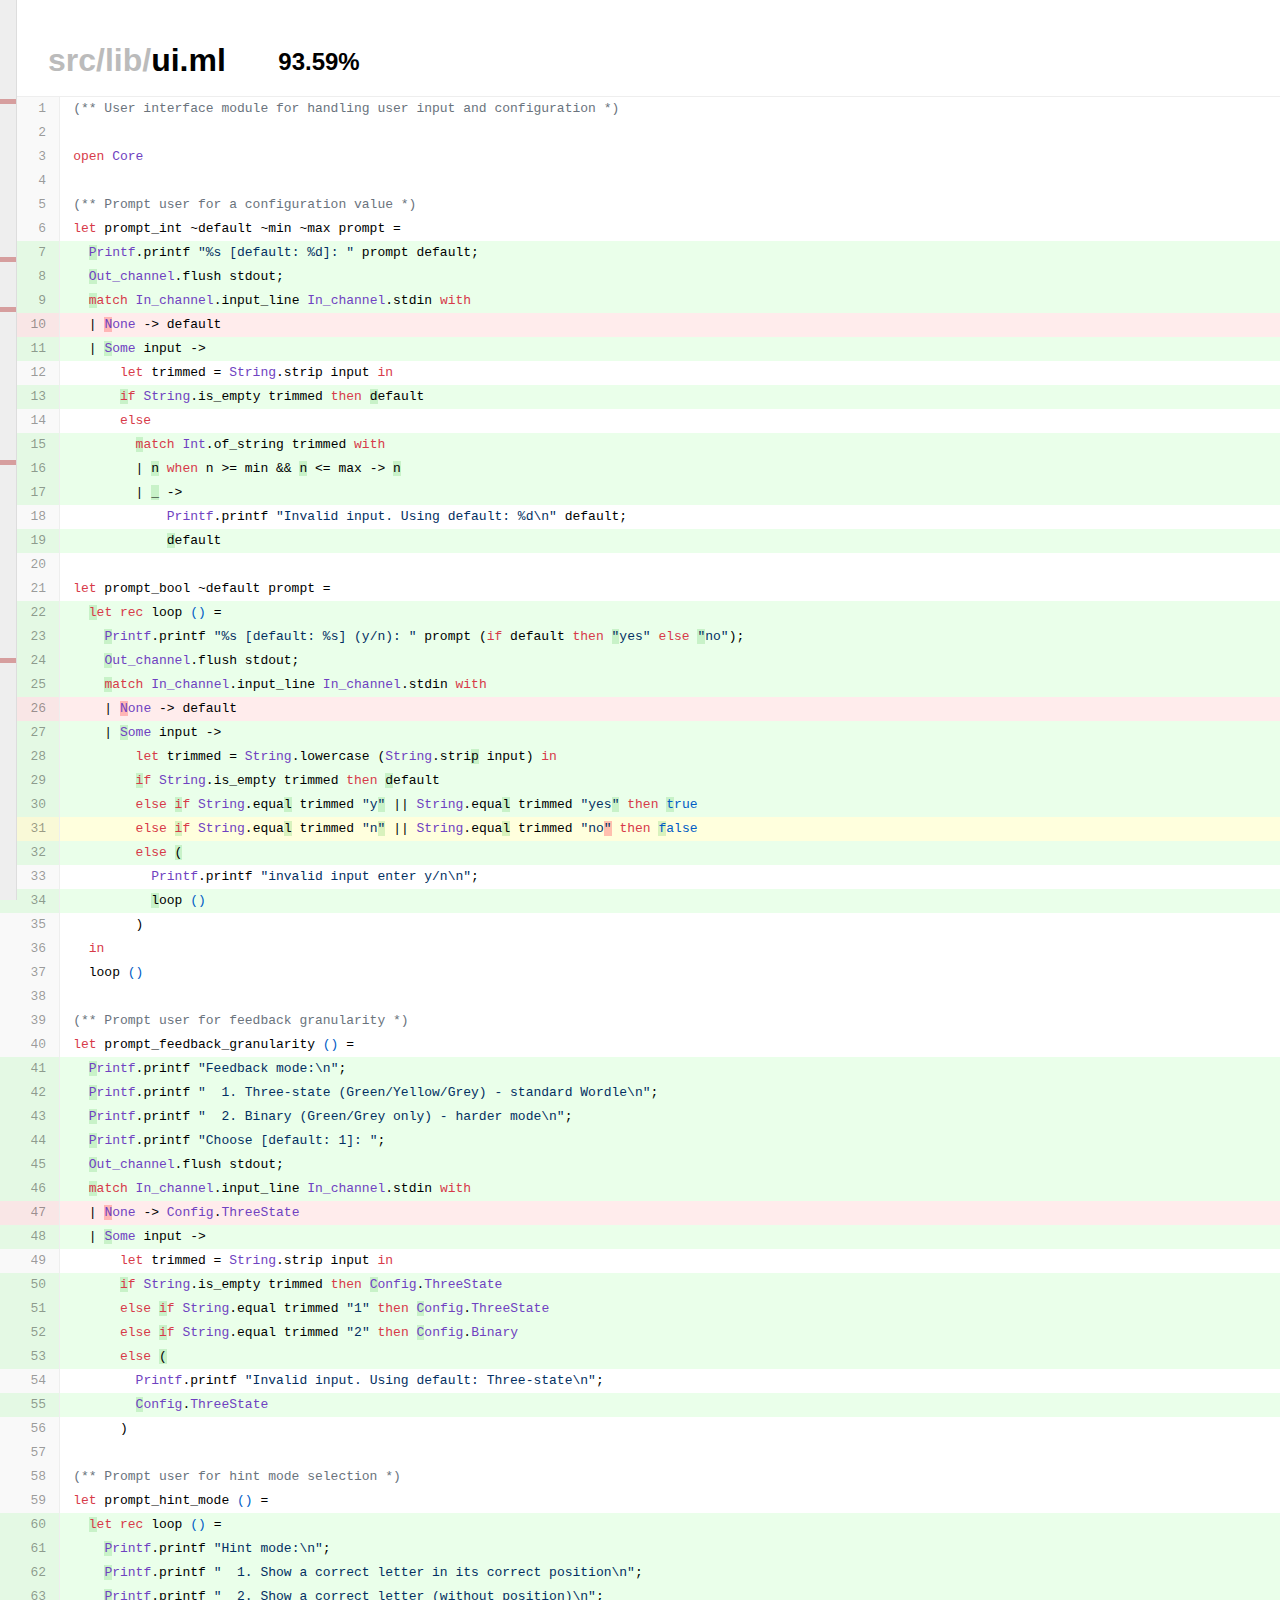
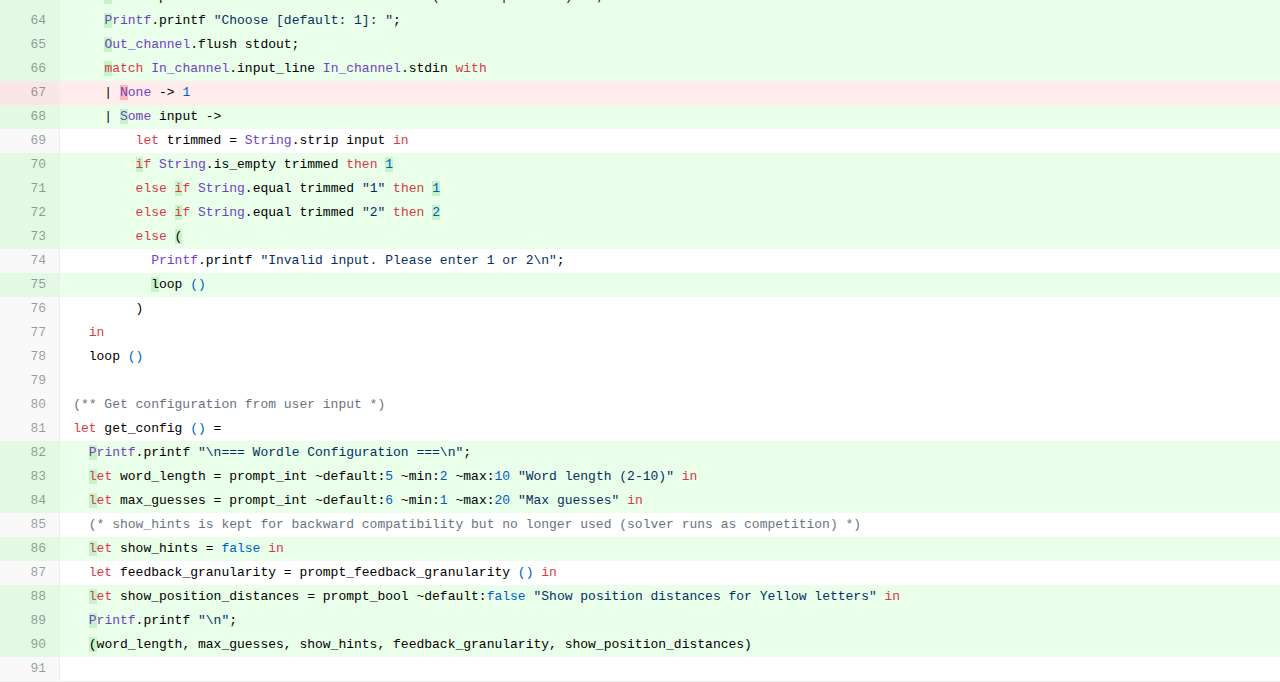
<file: _coverage/src/lib/ui.ml.html>
<!DOCTYPE html>
<html lang="en">
  <head>
    <meta charset="utf-8"/>
    <title>ui.ml &mdash; Coverage report</title>
    <meta name="description" content="93.59% coverage in src/lib/ui.ml">
    <link rel="stylesheet" href="../../coverage.css"/>
    <script src="../../highlight.pack.js"></script>
    <script>hljs.initHighlightingOnLoad();</script>
  </head>
  <body>
    <div id="header">
      <h1>
        <a href="../../index.html">
          <span class="dirname">src/lib/</span>ui.ml
        </a>
      </h1>
      <h2>93.59%</h2>
    </div>
    <div id="navbar">
      <span class="unvisited" style="top:10.99%"></span>
      <span class="unvisited" style="top:28.57%"></span>
      <span class="some-visited" style="top:34.07%"></span>
      <span class="unvisited" style="bottom:48.35%"></span>
      <span class="unvisited" style="bottom:26.37%"></span>
    </div>
    <div id="report">
      <div id="lines-layer">
        <pre>
<a id="L1"></a><span > </span>
<a id="L2"></a><span > </span>
<a id="L3"></a><span > </span>
<a id="L4"></a><span > </span>
<a id="L5"></a><span > </span>
<a id="L6"></a><span > </span>
<a id="L7"></a><span class="visited"> </span>
<a id="L8"></a><span class="visited"> </span>
<a id="L9"></a><span class="visited"> </span>
<a id="L10"></a><span class="unvisited"> </span>
<a id="L11"></a><span class="visited"> </span>
<a id="L12"></a><span > </span>
<a id="L13"></a><span class="visited"> </span>
<a id="L14"></a><span > </span>
<a id="L15"></a><span class="visited"> </span>
<a id="L16"></a><span class="visited"> </span>
<a id="L17"></a><span class="visited"> </span>
<a id="L18"></a><span > </span>
<a id="L19"></a><span class="visited"> </span>
<a id="L20"></a><span > </span>
<a id="L21"></a><span > </span>
<a id="L22"></a><span class="visited"> </span>
<a id="L23"></a><span class="visited"> </span>
<a id="L24"></a><span class="visited"> </span>
<a id="L25"></a><span class="visited"> </span>
<a id="L26"></a><span class="unvisited"> </span>
<a id="L27"></a><span class="visited"> </span>
<a id="L28"></a><span class="visited"> </span>
<a id="L29"></a><span class="visited"> </span>
<a id="L30"></a><span class="visited"> </span>
<a id="L31"></a><span class="some-visited"> </span>
<a id="L32"></a><span class="visited"> </span>
<a id="L33"></a><span > </span>
<a id="L34"></a><span class="visited"> </span>
<a id="L35"></a><span > </span>
<a id="L36"></a><span > </span>
<a id="L37"></a><span > </span>
<a id="L38"></a><span > </span>
<a id="L39"></a><span > </span>
<a id="L40"></a><span > </span>
<a id="L41"></a><span class="visited"> </span>
<a id="L42"></a><span class="visited"> </span>
<a id="L43"></a><span class="visited"> </span>
<a id="L44"></a><span class="visited"> </span>
<a id="L45"></a><span class="visited"> </span>
<a id="L46"></a><span class="visited"> </span>
<a id="L47"></a><span class="unvisited"> </span>
<a id="L48"></a><span class="visited"> </span>
<a id="L49"></a><span > </span>
<a id="L50"></a><span class="visited"> </span>
<a id="L51"></a><span class="visited"> </span>
<a id="L52"></a><span class="visited"> </span>
<a id="L53"></a><span class="visited"> </span>
<a id="L54"></a><span > </span>
<a id="L55"></a><span class="visited"> </span>
<a id="L56"></a><span > </span>
<a id="L57"></a><span > </span>
<a id="L58"></a><span > </span>
<a id="L59"></a><span > </span>
<a id="L60"></a><span class="visited"> </span>
<a id="L61"></a><span class="visited"> </span>
<a id="L62"></a><span class="visited"> </span>
<a id="L63"></a><span class="visited"> </span>
<a id="L64"></a><span class="visited"> </span>
<a id="L65"></a><span class="visited"> </span>
<a id="L66"></a><span class="visited"> </span>
<a id="L67"></a><span class="unvisited"> </span>
<a id="L68"></a><span class="visited"> </span>
<a id="L69"></a><span > </span>
<a id="L70"></a><span class="visited"> </span>
<a id="L71"></a><span class="visited"> </span>
<a id="L72"></a><span class="visited"> </span>
<a id="L73"></a><span class="visited"> </span>
<a id="L74"></a><span > </span>
<a id="L75"></a><span class="visited"> </span>
<a id="L76"></a><span > </span>
<a id="L77"></a><span > </span>
<a id="L78"></a><span > </span>
<a id="L79"></a><span > </span>
<a id="L80"></a><span > </span>
<a id="L81"></a><span > </span>
<a id="L82"></a><span class="visited"> </span>
<a id="L83"></a><span class="visited"> </span>
<a id="L84"></a><span class="visited"> </span>
<a id="L85"></a><span > </span>
<a id="L86"></a><span class="visited"> </span>
<a id="L87"></a><span > </span>
<a id="L88"></a><span class="visited"> </span>
<a id="L89"></a><span class="visited"> </span>
<a id="L90"></a><span class="visited"> </span>
<a id="L91"></a><span > </span>
</pre>
      </div>
      <div id="text-layer">
        <pre id="line-numbers">
<a href="#L1"> 1</a>
<a href="#L2"> 2</a>
<a href="#L3"> 3</a>
<a href="#L4"> 4</a>
<a href="#L5"> 5</a>
<a href="#L6"> 6</a>
<a href="#L7"> 7</a>
<a href="#L8"> 8</a>
<a href="#L9"> 9</a>
<a href="#L10">10</a>
<a href="#L11">11</a>
<a href="#L12">12</a>
<a href="#L13">13</a>
<a href="#L14">14</a>
<a href="#L15">15</a>
<a href="#L16">16</a>
<a href="#L17">17</a>
<a href="#L18">18</a>
<a href="#L19">19</a>
<a href="#L20">20</a>
<a href="#L21">21</a>
<a href="#L22">22</a>
<a href="#L23">23</a>
<a href="#L24">24</a>
<a href="#L25">25</a>
<a href="#L26">26</a>
<a href="#L27">27</a>
<a href="#L28">28</a>
<a href="#L29">29</a>
<a href="#L30">30</a>
<a href="#L31">31</a>
<a href="#L32">32</a>
<a href="#L33">33</a>
<a href="#L34">34</a>
<a href="#L35">35</a>
<a href="#L36">36</a>
<a href="#L37">37</a>
<a href="#L38">38</a>
<a href="#L39">39</a>
<a href="#L40">40</a>
<a href="#L41">41</a>
<a href="#L42">42</a>
<a href="#L43">43</a>
<a href="#L44">44</a>
<a href="#L45">45</a>
<a href="#L46">46</a>
<a href="#L47">47</a>
<a href="#L48">48</a>
<a href="#L49">49</a>
<a href="#L50">50</a>
<a href="#L51">51</a>
<a href="#L52">52</a>
<a href="#L53">53</a>
<a href="#L54">54</a>
<a href="#L55">55</a>
<a href="#L56">56</a>
<a href="#L57">57</a>
<a href="#L58">58</a>
<a href="#L59">59</a>
<a href="#L60">60</a>
<a href="#L61">61</a>
<a href="#L62">62</a>
<a href="#L63">63</a>
<a href="#L64">64</a>
<a href="#L65">65</a>
<a href="#L66">66</a>
<a href="#L67">67</a>
<a href="#L68">68</a>
<a href="#L69">69</a>
<a href="#L70">70</a>
<a href="#L71">71</a>
<a href="#L72">72</a>
<a href="#L73">73</a>
<a href="#L74">74</a>
<a href="#L75">75</a>
<a href="#L76">76</a>
<a href="#L77">77</a>
<a href="#L78">78</a>
<a href="#L79">79</a>
<a href="#L80">80</a>
<a href="#L81">81</a>
<a href="#L82">82</a>
<a href="#L83">83</a>
<a href="#L84">84</a>
<a href="#L85">85</a>
<a href="#L86">86</a>
<a href="#L87">87</a>
<a href="#L88">88</a>
<a href="#L89">89</a>
<a href="#L90">90</a>
<a href="#L91">91</a>
</pre>
<pre><code class="ocaml">(** User interface module for handling user input and configuration *)

open Core

(** Prompt user for a configuration value *)
let prompt_int ~default ~min ~max prompt =
  <span data-count="11">P</span>rintf.printf "%s [default: %d]: " prompt default;
  <span data-count="11">O</span>ut_channel.flush stdout;
  <span data-count="11">m</span>atch In_channel.input_line In_channel.stdin with
  | <span data-count="0">N</span>one -&gt; default
  | <span data-count="11">S</span>ome input -&gt;
      let trimmed = String.strip input in
      <span data-count="11">i</span>f String.is_empty trimmed then <span data-count="3">d</span>efault
      else
        <span data-count="8">m</span>atch Int.of_string trimmed with
        | <span data-count="8">n</span> when n &gt;= min &amp;&amp; <span data-count="8">n</span> &lt;= max -&gt; <span data-count="7">n</span>
        | <span data-count="1">_</span> -&gt;
            Printf.printf "Invalid input. Using default: %d\n" default;
            <span data-count="1">d</span>efault

let prompt_bool ~default prompt =
  <span data-count="16">l</span>et rec loop () =
    <span data-count="17">P</span>rintf.printf "%s [default: %s] (y/n): " prompt (if default then <span data-count="2">"</span>yes" else <span data-count="15">"</span>no");
    <span data-count="17">O</span>ut_channel.flush stdout;
    <span data-count="17">m</span>atch In_channel.input_line In_channel.stdin with
    | <span data-count="0">N</span>one -&gt; default
    | <span data-count="17">S</span>ome input -&gt;
        let trimmed = String.lowercase (String.stri<span data-count="17">p</span> input) in
        <span data-count="17">i</span>f String.is_empty trimmed then <span data-count="2">d</span>efault
        else <span data-count="15">i</span>f String.equa<span data-count="15">l</span> trimmed "y<span data-count="9">"</span> || String.equa<span data-count="6">l</span> trimmed "yes<span data-count="1">"</span> then <span data-count="10">t</span>rue
        else <span data-count="5">i</span>f String.equa<span data-count="5">l</span> trimmed "n<span data-count="4">"</span> || String.equa<span data-count="1">l</span> trimmed "no<span data-count="0">"</span> then <span data-count="4">f</span>alse
        else <span data-count="1">(</span>
          Printf.printf "invalid input enter y/n\n";
          <span data-count="1">l</span>oop ()
        )
  in
  loop ()

(** Prompt user for feedback granularity *)
let prompt_feedback_granularity () =
  <span data-count="7">P</span>rintf.printf "Feedback mode:\n";
  <span data-count="7">P</span>rintf.printf "  1. Three-state (Green/Yellow/Grey) - standard Wordle\n";
  <span data-count="7">P</span>rintf.printf "  2. Binary (Green/Grey only) - harder mode\n";
  <span data-count="7">P</span>rintf.printf "Choose [default: 1]: ";
  <span data-count="7">O</span>ut_channel.flush stdout;
  <span data-count="7">m</span>atch In_channel.input_line In_channel.stdin with
  | <span data-count="0">N</span>one -&gt; Config.ThreeState
  | <span data-count="7">S</span>ome input -&gt;
      let trimmed = String.strip input in
      <span data-count="7">i</span>f String.is_empty trimmed then <span data-count="2">C</span>onfig.ThreeState
      else <span data-count="5">i</span>f String.equal trimmed "1" then <span data-count="2">C</span>onfig.ThreeState
      else <span data-count="3">i</span>f String.equal trimmed "2" then <span data-count="2">C</span>onfig.Binary
      else <span data-count="1">(</span>
        Printf.printf "Invalid input. Using default: Three-state\n";
        <span data-count="1">C</span>onfig.ThreeState
      )

(** Prompt user for hint mode selection *)
let prompt_hint_mode () =
  <span data-count="11">l</span>et rec loop () =
    <span data-count="13">P</span>rintf.printf "Hint mode:\n";
    <span data-count="13">P</span>rintf.printf "  1. Show a correct letter in its correct position\n";
    <span data-count="13">P</span>rintf.printf "  2. Show a correct letter (without position)\n";
    <span data-count="13">P</span>rintf.printf "Choose [default: 1]: ";
    <span data-count="13">O</span>ut_channel.flush stdout;
    <span data-count="13">m</span>atch In_channel.input_line In_channel.stdin with
    | <span data-count="0">N</span>one -&gt; 1
    | <span data-count="13">S</span>ome input -&gt;
        let trimmed = String.strip input in
        <span data-count="13">i</span>f String.is_empty trimmed then <span data-count="1">1</span>
        else <span data-count="12">i</span>f String.equal trimmed "1" then <span data-count="5">1</span>
        else <span data-count="7">i</span>f String.equal trimmed "2" then <span data-count="5">2</span>
        else <span data-count="2">(</span>
          Printf.printf "Invalid input. Please enter 1 or 2\n";
          <span data-count="2">l</span>oop ()
        )
  in
  loop ()

(** Get configuration from user input *)
let get_config () =
  <span data-count="3">P</span>rintf.printf "\n=== Wordle Configuration ===\n";
  <span data-count="3">l</span>et word_length = prompt_int ~default:5 ~min:2 ~max:10 "Word length (2-10)" in
  <span data-count="3">l</span>et max_guesses = prompt_int ~default:6 ~min:1 ~max:20 "Max guesses" in
  (* show_hints is kept for backward compatibility but no longer used (solver runs as competition) *)
  <span data-count="3">l</span>et show_hints = false in
  let feedback_granularity = prompt_feedback_granularity () in
  <span data-count="3">l</span>et show_position_distances = prompt_bool ~default:false "Show position distances for Yellow letters" in
  <span data-count="3">P</span>rintf.printf "\n";
  <span data-count="3">(</span>word_length, max_guesses, show_hints, feedback_granularity, show_position_distances)

</code></pre>
      </div>
    </div>
    <script src="../../coverage.js"></script>
  </body>
</html>
</file>
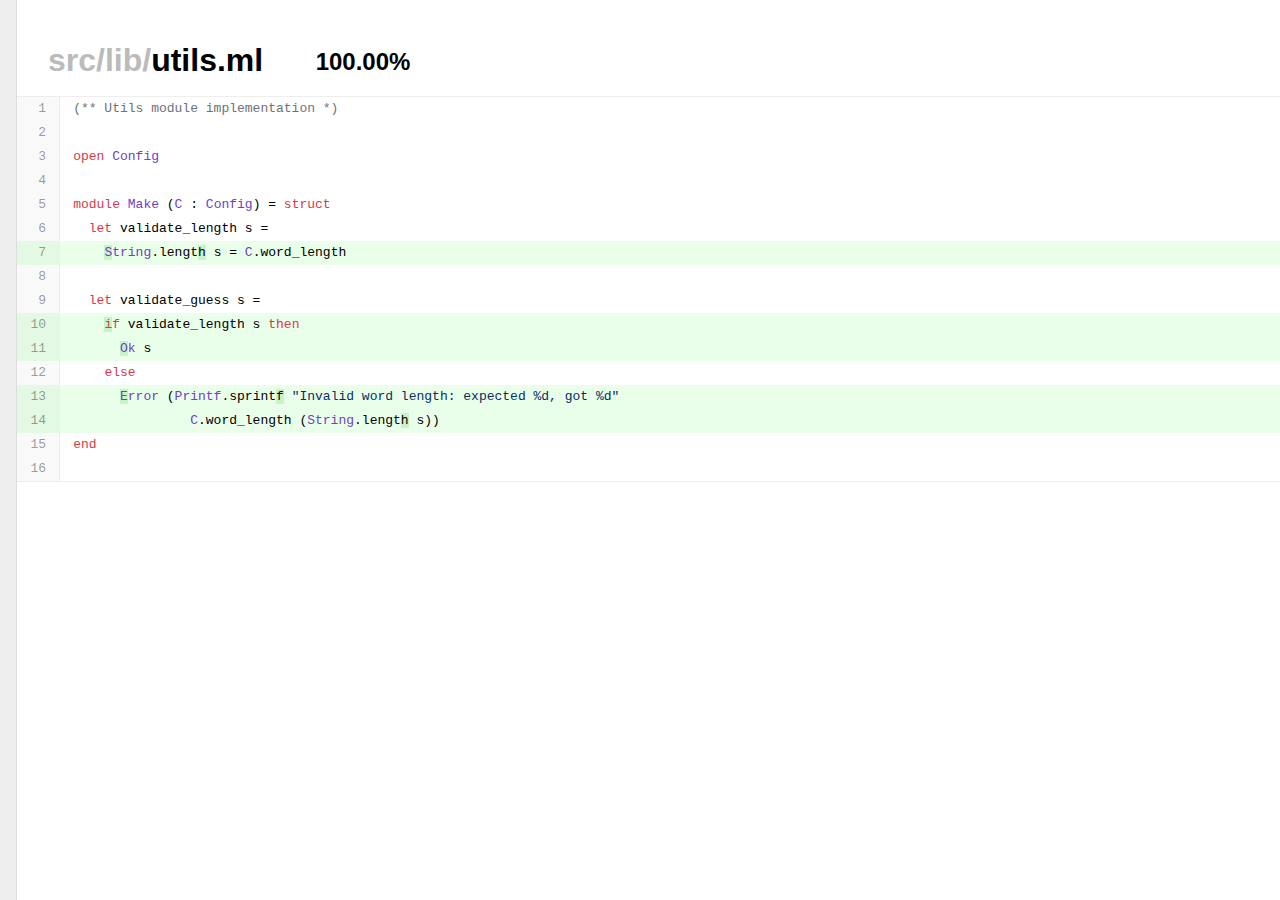
<file: _coverage/src/lib/utils.ml.html>
<!DOCTYPE html>
<html lang="en">
  <head>
    <meta charset="utf-8"/>
    <title>utils.ml &mdash; Coverage report</title>
    <meta name="description" content="100.00% coverage in src/lib/utils.ml">
    <link rel="stylesheet" href="../../coverage.css"/>
    <script src="../../highlight.pack.js"></script>
    <script>hljs.initHighlightingOnLoad();</script>
  </head>
  <body>
    <div id="header">
      <h1>
        <a href="../../index.html">
          <span class="dirname">src/lib/</span>utils.ml
        </a>
      </h1>
      <h2>100.00%</h2>
    </div>
    <div id="navbar">
    </div>
    <div id="report">
      <div id="lines-layer">
        <pre>
<a id="L1"></a><span > </span>
<a id="L2"></a><span > </span>
<a id="L3"></a><span > </span>
<a id="L4"></a><span > </span>
<a id="L5"></a><span > </span>
<a id="L6"></a><span > </span>
<a id="L7"></a><span class="visited"> </span>
<a id="L8"></a><span > </span>
<a id="L9"></a><span > </span>
<a id="L10"></a><span class="visited"> </span>
<a id="L11"></a><span class="visited"> </span>
<a id="L12"></a><span > </span>
<a id="L13"></a><span class="visited"> </span>
<a id="L14"></a><span class="visited"> </span>
<a id="L15"></a><span > </span>
<a id="L16"></a><span > </span>
</pre>
      </div>
      <div id="text-layer">
        <pre id="line-numbers">
<a href="#L1"> 1</a>
<a href="#L2"> 2</a>
<a href="#L3"> 3</a>
<a href="#L4"> 4</a>
<a href="#L5"> 5</a>
<a href="#L6"> 6</a>
<a href="#L7"> 7</a>
<a href="#L8"> 8</a>
<a href="#L9"> 9</a>
<a href="#L10">10</a>
<a href="#L11">11</a>
<a href="#L12">12</a>
<a href="#L13">13</a>
<a href="#L14">14</a>
<a href="#L15">15</a>
<a href="#L16">16</a>
</pre>
<pre><code class="ocaml">(** Utils module implementation *)

open Config

module Make (C : Config) = struct
  let validate_length s =
    <span data-count="83">S</span>tring.lengt<span data-count="83">h</span> s = C.word_length

  let validate_guess s =
    <span data-count="31">i</span>f validate_length s then
      <span data-count="26">O</span>k s
    else
      <span data-count="5">E</span>rror (Printf.sprint<span data-count="5">f</span> "Invalid word length: expected %d, got %d" 
               C.word_length (String.lengt<span data-count="5">h</span> s))
end

</code></pre>
      </div>
    </div>
    <script src="../../coverage.js"></script>
  </body>
</html>
</file>
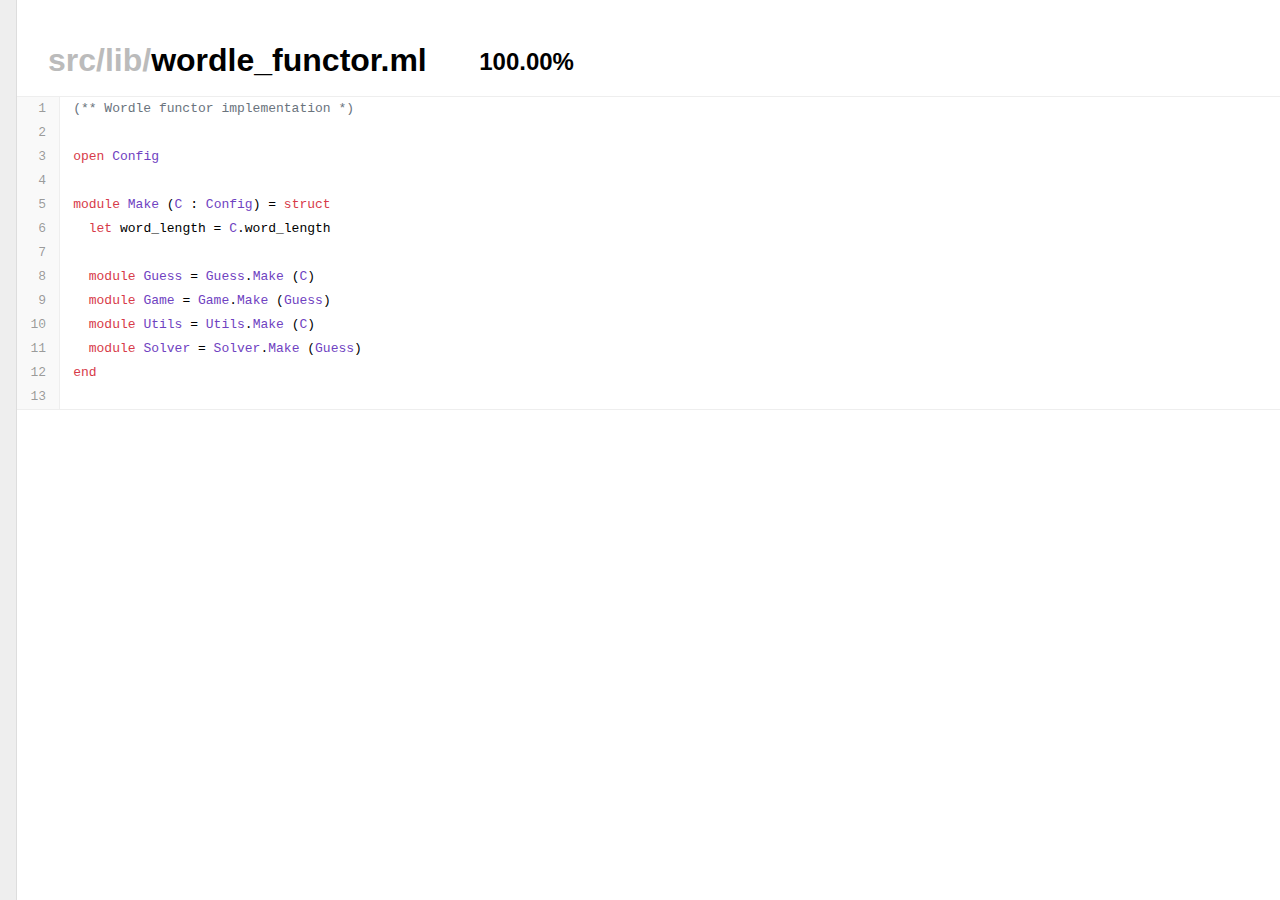
<file: _coverage/src/lib/wordle_functor.ml.html>
<!DOCTYPE html>
<html lang="en">
  <head>
    <meta charset="utf-8"/>
    <title>wordle_functor.ml &mdash; Coverage report</title>
    <meta name="description" content="100.00% coverage in src/lib/wordle_functor.ml">
    <link rel="stylesheet" href="../../coverage.css"/>
    <script src="../../highlight.pack.js"></script>
    <script>hljs.initHighlightingOnLoad();</script>
  </head>
  <body>
    <div id="header">
      <h1>
        <a href="../../index.html">
          <span class="dirname">src/lib/</span>wordle_functor.ml
        </a>
      </h1>
      <h2>100.00%</h2>
    </div>
    <div id="navbar">
    </div>
    <div id="report">
      <div id="lines-layer">
        <pre>
<a id="L1"></a><span > </span>
<a id="L2"></a><span > </span>
<a id="L3"></a><span > </span>
<a id="L4"></a><span > </span>
<a id="L5"></a><span > </span>
<a id="L6"></a><span > </span>
<a id="L7"></a><span > </span>
<a id="L8"></a><span > </span>
<a id="L9"></a><span > </span>
<a id="L10"></a><span > </span>
<a id="L11"></a><span > </span>
<a id="L12"></a><span > </span>
<a id="L13"></a><span > </span>
</pre>
      </div>
      <div id="text-layer">
        <pre id="line-numbers">
<a href="#L1"> 1</a>
<a href="#L2"> 2</a>
<a href="#L3"> 3</a>
<a href="#L4"> 4</a>
<a href="#L5"> 5</a>
<a href="#L6"> 6</a>
<a href="#L7"> 7</a>
<a href="#L8"> 8</a>
<a href="#L9"> 9</a>
<a href="#L10">10</a>
<a href="#L11">11</a>
<a href="#L12">12</a>
<a href="#L13">13</a>
</pre>
<pre><code class="ocaml">(** Wordle functor implementation *)

open Config

module Make (C : Config) = struct
  let word_length = C.word_length

  module Guess = Guess.Make (C)
  module Game = Game.Make (Guess)
  module Utils = Utils.Make (C)
  module Solver = Solver.Make (Guess)
end

</code></pre>
      </div>
    </div>
    <script src="../../coverage.js"></script>
  </body>
</html>
</file>
<file: _coverage/coverage.css>
:root, .light:root {
    --main-background: #fff;
    --code-background: transparent;
    --line-numbers-background: rgba(0, 0, 0, 0.025);
    --navbar-background: #eee;

    --meter-unvisited-color: #f9c3c3;
    --meter-visited-color: #9ed09f;
    --meter-separator-color: white;

    --color: #000;
    --dirname-color: #bbb;
    --stats-color: #aaa;
    --underline-color: #ddd;
    --visited-color: #eaffea;
    --visited-number-color: rgba(64, 192, 64, 0.2);
    --unvisited-color: #ffecec;
    --unvisited-number-color: rgba(255, 128, 128, 0.5);
    --somevisited-color: #ffd;
    --highlight-color: #a0fbff;
    --line-number-color: rgba(0, 0, 0, 0.4);
    --unvisited-margin-color: #d69e9e;
    --border: #eee;
    --navbar-border: #ddd;
    --code-color: #000;
    --hljs-link: #6a737d;
    --hljs-keyword: #d73a49;
    --hljs-regexp: #032f62;
    --hljs-title: #900;
    --hljs-type: #6f42c1;
    --hljs-meta: #22863a;
    --hljs-variable: #005cc5;
}

.dark:root {
    --main-background: #202020;
    --code-background: #222;
    --line-numbers-background: rgba(0, 0, 0, 0.125);
    --navbar-background: #202020;

    --meter-unvisited-color: #622;
    --meter-visited-color: #252;
    --meter-separator-color: black;

    --color: #bebebe;
    --dirname-color: #666;
    --stats-color: #555;
    --underline-color: #444;
    --visited-color: #002800;
    --visited-number-color: #252;
    --unvisited-color: #380000;
    --unvisited-number-color: #822;
    --somevisited-color: #303000;
    --highlight-color: #303e3f;
    --line-number-color: rgba(230, 230, 230, 0.3);
    --unvisited-margin-color: #622;
    --border: #333;
    --navbar-border: #333;
    --code-color: #ccc;
    --hljs-link: #999;
    --hljs-keyword: #cda869;
    --hljs-regexp: #f9ee98;
    --hljs-title: #dcdcaa;
    --hljs-type: #ac885b;
    --hljs-meta: #82aaff;
    --hljs-variable: #cf6a4c;
}

@media (prefers-color-scheme: dark) {
    :root {
        --main-background: #202020;
        --code-background: #222;
        --line-numbers-background: rgba(0, 0, 0, 0.125);
        --navbar-background: #202020;

        --meter-unvisited-color: #622;
        --meter-visited-color: #252;
        --meter-separator-color: black;

        --color: #bebebe;
        --dirname-color: #666;
        --underline-color: #444;
        --visited-color: #002800;
        --visited-number-color: #252;
        --unvisited-color: #380000;
        --unvisited-number-color: #822;
        --somevisited-color: #303000;
        --highlight-color: #303e3f;
        --line-number-color: rgba(230, 230, 230, 0.3);
        --unvisited-margin-color: #622;
        --border: #333;
        --navbar-border: #333;
        --code-color: #ccc;
        --hljs-link: #999;
        --hljs-keyword: #cda869;
        --hljs-regexp: #f9ee98;
        --hljs-title: #dcdcaa;
        --hljs-type: #ac885b;
        --hljs-meta: #82aaff;
        --hljs-variable: #cf6a4c;
    }
}

body {
    margin: 0;
    font-family: "Helvetica Neue", Helvetica, Arial, sans-serif;
    font-size: 16px;
    line-height: 1.5em;
    background-color: var(--main-background);
}

pre {
    margin: 0;
    font-family: "Fira Code", "Cascadia Code", Consolas, "Liberation Mono", Menlo, Courier, monospace;
    font-size: 13px;
    color: var(--code-color);
    cursor: text;
}

code {
    font-family: inherit;
}

a {
    text-decoration: none;
    color: inherit;
}

a:visited {
    color: inherit;
}

#header {
    color: var(--color);
}

h1 {
    display: inline-block;
    margin: 1.5em 1.5em 0.75em 1.5em;
}

.dirname {
    color: var(--dirname-color);
}

h2 {
    display: inline-block;
    position: relative;
    top: -1px;
}

#footer {
    margin: 1em 0 1em 4em;
    color: #aaa;
    font-size: 12px;
}

#footer a {
    color: #666;
    border-bottom: 1px solid #ccc;
}

#footer a:visited {
    color: #666;
}

#navbar {
    position: fixed;
    top: 0;
    left: 0;
    width: 1em;
    height: 100%;
    background-color: var(--navbar-background);
    border-right: 1px solid var(--navbar-border);
    cursor: pointer;
}

#navbar span {
    display: block;
    position: absolute;
    width: 100%;
    height: 5px;
}

#navbar .unvisited, #navbar .some-visited {
    background-color: var(--unvisited-margin-color);
}

#report {
    border-top: 1px solid var(--border);
    border-bottom: 1px solid var(--border);
    overflow: hidden;
}

#lines-layer {
    position: absolute;
    z-index: -100;
    width: 100%;
    background-color: var(--code-background);
}

#lines-layer span {
    display: inline-block;
    width: 100%;
}

a[id] {
    display: block;
    position: relative;
    top: -5.5em;
}

#lines-layer .unvisited {
    background-color: var(--unvisited-color);
}

#lines-layer .visited {
    background-color: var(--visited-color);
}

#lines-layer .some-visited {
    background-color: var(--somevisited-color);
}

a[id]:target + span {
    -webkit-animation: highlight-blank 0.5s;
    -moz-animation: highlight-blank 0.5s;
    -o-animation: highlight-blank 0.5s;
    animation: highlight-blank 0.5s;
}

a[id]:target + .unvisited {
    -webkit-animation: highlight-unvisited 0.5s;
    -moz-animation: highlight-unvisited 0.5s;
    -o-animation: highlight-unvisited 0.5s;
    animation: highlight-unvisited 0.5s;
}

a[id]:target + .visited {
    -webkit-animation: highlight-visited 0.5s;
    -moz-animation: highlight-visited 0.5s;
    -o-animation: highlight-visited 0.5s;
    animation: highlight-visited 0.5s;
}

a[id]:target + .some-visited {
    -webkit-animation: highlight-some-visited 0.5s;
    -moz-animation: highlight-some-visited 0.5s;
    -o-animation: highlight-some-visited 0.5s;
    animation: highlight-some-visited 0.5s;
}

@-webkit-keyframes highlight-blank {
    from { background-color: var(--highlight-color); }
    to { background-color: transparent; }
}

@-moz-keyframes highlight-blank {
    from { background-color: var(--highlight-color); }
    to { background-color: transparent; }
}

@-o-keyframes highlight-blank {
    from { background-color: var(--highlight-color); }
    to { background-color: transparent; }
}

@keyframes highlight-blank {
    from { background-color: var(--highlight-color); }
    to { background-color: transparent; }
}

@-webkit-keyframes highlight-unvisited {
    from { background-color: var(--highlight-color); }
    to { background-color: var(--unvisited-color); }
}

@-moz-keyframes highlight-unvisited {
    from { background-color: var(--highlight-color); }
    to { background-color: var(--unvisited-color); }
}

@-o-keyframes highlight-unvisited {
    from { background-color: var(--highlight-color); }
    to { background-color: var(--unvisited-color); }
}

@keyframes highlight-unvisited {
    from { background-color: var(--highlight-color); }
    to { background-color: var(--unvisited-color); }
}

@-webkit-keyframes highlight-visited {
    from { background-color: var(--highlight-color); }
    to { background-color: var(--visited-color); }
}

@-moz-keyframes highlight-visited {
    from { background-color: var(--highlight-color); }
    to { background-color: var(--visited-color); }
}

@-o-keyframes highlight-visited {
    from { background-color: var(--highlight-color); }
    to { background-color: var(--visited-color); }
}

@keyframes highlight-visited {
    from { background-color: var(--highlight-color); }
    to { background-color: var(--visited-color); }
}

@-webkit-keyframes highlight-some-visited {
    from { background-color: var(--highlight-color); }
    to { background-color: var(--somevisited-color); }
}

@-moz-keyframes highlight-some-visited {
    from { background-color: var(--highlight-color); }
    to { background-color: var(--somevisited-color); }
}

@-o-keyframes highlight-some-visited {
    from { background-color: var(--highlight-color); }
    to { background-color: var(--somevisited-color); }
}

@keyframes highlight-some-visited {
    from { background-color: var(--highlight-color); }
    to { background-color: var(--somevisited-color); }
}

#line-numbers {
    float: left;
    border-right: 1px solid var(--border);
    margin-right: 1em;
    color: var(--line-number-color);
    background-color: var(--line-numbers-background);
    text-align: right;
}

#line-numbers a {
    display: inline-block;
    padding-left: 2.35em;
    padding-right: 1em;
    text-decoration: none;
    color: var(--line-number-color);
}

#line-numbers .unvisited {
    background-color: var(--unvisted-number-color);
}

#line-numbers .visited {
    background-color: var(--visted-number-color);
}

code span[data-count] {
    background-color: var(--visited-number-color);
}

code span[data-count="0"] {
    background-color: var(--unvisited-number-color);
}

#tool-tip {
    display: none;
    position: fixed;
    padding: 0 0.25em;
    background-color: black;
    color: white;
}

#tool-tip.visible {
    display: block;
}

#files {
    padding: 1.5em 4em;
    background-color: var(--code-background);
    border-top: 1px solid var(--border);
    border-bottom: 1px solid var(--border);
}

.meter {
    display: inline-block;
    position: relative;
    top: 3px;
    width: 5em;
    height: 1em;
    background-color: var(--meter-unvisited-color);
}

.covered {
    display: inline-block;
    position: absolute;
    width: 50%;
    height: 100%;
    background-color: var(--meter-visited-color);
    border-right: 1px solid var(--meter-separator-color);
}

#files div {
    display: flex;
}

summary {
    cursor: pointer;
    display: flex;
}

.summary-indicator {
    display: inline-block;
    width: 1em;
    color: var(--color);
}

/* Adds indentation to the directory tree */
details > details, details > div {
    margin-left: 1em;
}

details > summary > .summary-indicator {
    text-align: center;
    font-weight: bold;
}

details > summary > .summary-indicator::before {
    content: "+";
}

details[open] > summary > .summary-indicator::before {
    content: "-";
}

.percentage {
    display: inline-block;
    min-width: 7.5em;
    margin: 0 0.5em;
    font-size: 90%;
    color: var(--color);
}

.stats {
    display: inline-block;
    font-size: 70%;
    color: var(--stats-color);
}

#files a {
    text-decoration: none;
    border-bottom: 1px solid var(--underline-color);
    color: var(--color);
}

.hljs-link,
.hljs-comment,
.hljs-quote {
    color: var(--hljs-link);
}

.hljs-built_in,
.hljs-builtin-name,
.hljs-keyword,
.hljs-selector-tag,
.hljs-subst {
    color: var(--hljs-keyword);
}

.hljs-number,
.hljs-literal,
.hljs-variable,
.hljs-template-variable,
.hljs-tag .hljs-attr {
    color: var(--hljs-variable);
}

.hljs-regexp,
.hljs-string,
.hljs-doctag {
    color: var(--hljs-regexp);
}

.hljs-title,
.hljs-section,
.hljs-selector-id {
    color: var(--hljs-title);
}

.hljs-type,
.hljs-class .hljs-title {
    color: var(--hljs-type);
}

.hljs-meta,
.hljs-tag,
.hljs-name,
.hljs-attribute {
    color: var(--hljs-meta);
}
</file>
<file: mockUI/styles.css>
/* Reset and base styles */
* {
    margin: 0;
    padding: 0;
    box-sizing: border-box;
}

body {
    font-family: 'Space Grotesk', -apple-system, BlinkMacSystemFont, 'Segoe UI', Roboto, sans-serif;
    background: linear-gradient(135deg, #1e3a8a 0%, #1e40af 50%, #1d4ed8 100%);
    color: #ffffff;
    line-height: 1.5;
    min-height: 100vh;
    transition: all 0.3s ease;
}

body.dark {
    background: linear-gradient(135deg, #0f172a 0%, #1e293b 50%, #334155 100%);
}

body.neon {
    background: linear-gradient(135deg, #0c0c0c 0%, #1a1a2e 50%, #16213e 100%);
}

.container {
    max-width: 500px;
    margin: 0 auto;
    padding: 15px;
    min-height: 100vh;
    display: flex;
    flex-direction: column;
    width: 100%;
    box-sizing: border-box;
}

/* Header */
.header {
    display: flex;
    justify-content: space-between;
    align-items: center;
    margin-bottom: 20px;
    padding: 15px;
    background: rgba(255, 255, 255, 0.1);
    backdrop-filter: blur(10px);
    border-radius: 15px;
    border: 1px solid rgba(255, 255, 255, 0.2);
    box-shadow: 0 4px 20px rgba(0, 0, 0, 0.1);
    flex-wrap: wrap;
    gap: 10px;
}

.logo-section {
    display: flex;
    align-items: center;
    gap: 10px;
    flex-shrink: 0;
}

.logo-icon {
    font-size: 2.5rem;
    animation: pulse 2s infinite;
}

@keyframes pulse {
    0%, 100% { transform: scale(1); }
    50% { transform: scale(1.1); }
}

.title {
    font-size: 2.2rem;
    font-weight: 700;
    background: linear-gradient(45deg, #60a5fa, #34d399, #fbbf24);
    background-size: 200% 200%;
    -webkit-background-clip: text;
    -webkit-text-fill-color: transparent;
    background-clip: text;
    animation: gradientShift 3s ease infinite;
}

@keyframes gradientShift {
    0%, 100% { background-position: 0% 50%; }
    50% { background-position: 100% 50%; }
}

.subtitle {
    font-size: 0.8rem;
    opacity: 0.8;
    font-weight: 500;
    margin-top: -3px;
}

.header-controls {
    display: flex;
    gap: 8px;
    flex-wrap: wrap;
    align-items: center;
}

.btn {
    background: rgba(255, 255, 255, 0.2);
    border: 1px solid rgba(255, 255, 255, 0.3);
    padding: 12px 20px;
    border-radius: 12px;
    cursor: pointer;
    font-size: 1rem;
    font-weight: 600;
    color: #ffffff;
    transition: all 0.3s ease;
    backdrop-filter: blur(10px);
    font-family: 'Space Grotesk', sans-serif;
}

.btn:hover {
    background: rgba(255, 255, 255, 0.3);
    transform: translateY(-2px);
    box-shadow: 0 5px 15px rgba(0, 0, 0, 0.2);
}

.btn-primary {
    background: linear-gradient(45deg, #3b82f6, #10b981);
    border: none;
    box-shadow: 0 4px 15px rgba(59, 130, 246, 0.3);
}

.btn-primary:hover {
    background: linear-gradient(45deg, #2563eb, #059669);
    box-shadow: 0 6px 20px rgba(59, 130, 246, 0.4);
}

.btn-small {
    padding: 8px 12px;
    font-size: 0.9rem;
}

/* Solver Panel */
.solver-panel {
    background: rgba(255, 255, 255, 0.1);
    backdrop-filter: blur(15px);
    border-radius: 15px;
    border: 1px solid rgba(255, 255, 255, 0.2);
    margin-bottom: 20px;
    padding: 20px;
    box-shadow: 0 4px 20px rgba(0, 0, 0, 0.1);
    display: none;
}

.solver-panel.show {
    display: block;
    animation: slideDown 0.5s ease;
}

@keyframes slideDown {
    from { opacity: 0; transform: translateY(-20px); }
    to { opacity: 1; transform: translateY(0); }
}

.solver-header {
    display: flex;
    justify-content: space-between;
    align-items: center;
    margin-bottom: 20px;
}

.solver-header h3 {
    font-size: 1.4rem;
    font-weight: 600;
}

.solver-status {
    background: rgba(76, 175, 80, 0.2);
    padding: 12px 16px;
    border-radius: 10px;
    margin-bottom: 20px;
    border-left: 4px solid #4caf50;
    font-weight: 500;
}

.solver-suggestion {
    background: rgba(255, 255, 255, 0.1);
    padding: 20px;
    border-radius: 15px;
    margin-bottom: 20px;
    text-align: center;
}

.suggestion-label {
    font-size: 0.9rem;
    opacity: 0.8;
    margin-bottom: 8px;
}

.suggestion-word {
    font-size: 2.5rem;
    font-weight: 700;
    font-family: 'JetBrains Mono', monospace;
    background: linear-gradient(45deg, #ff6b6b, #4ecdc4);
    -webkit-background-clip: text;
    -webkit-text-fill-color: transparent;
    background-clip: text;
    margin-bottom: 8px;
}

.suggestion-reason {
    font-size: 0.9rem;
    opacity: 0.8;
    font-style: italic;
}

.solver-controls {
    display: flex;
    gap: 12px;
    margin-bottom: 20px;
    flex-wrap: wrap;
}

.btn-solver {
    background: linear-gradient(45deg, #10b981, #3b82f6);
    border: none;
    flex: 1;
    min-width: 120px;
}

.btn-solver-secondary {
    background: rgba(255, 255, 255, 0.1);
    border: 1px solid rgba(255, 255, 255, 0.3);
    flex: 1;
    min-width: 100px;
}

.solver-stats {
    display: grid;
    grid-template-columns: 1fr 1fr;
    gap: 15px;
}

.stat-item {
    background: rgba(255, 255, 255, 0.1);
    padding: 15px;
    border-radius: 10px;
    text-align: center;
}

.stat-label {
    display: block;
    font-size: 0.8rem;
    opacity: 0.8;
    margin-bottom: 5px;
}

.stat-value {
    font-size: 1.2rem;
    font-weight: 700;
    color: #10b981;
}

/* Game Container */
.game-container {
    flex: 1;
    display: flex;
    flex-direction: column;
    align-items: center;
    gap: 20px;
    width: 100%;
}

/* Game Board */
.game-board {
    display: flex;
    flex-direction: column;
    gap: 6px;
    margin-bottom: 15px;
    width: 100%;
    max-width: 350px;
}

.game-row {
    display: flex;
    gap: 6px;
    justify-content: center;
}

.tile {
    width: 60px;
    height: 60px;
    border: 2px solid rgba(255, 255, 255, 0.3);
    display: flex;
    align-items: center;
    justify-content: center;
    font-size: 2rem;
    font-weight: 700;
    text-transform: uppercase;
    background: rgba(255, 255, 255, 0.1);
    color: #ffffff;
    transition: all 0.3s ease;
    animation: tilePop 0.3s ease;
    border-radius: 10px;
    backdrop-filter: blur(10px);
    font-family: 'JetBrains Mono', monospace;
    flex-shrink: 0;
}

.tile.filled {
    border-color: rgba(255, 255, 255, 0.6);
    background: rgba(255, 255, 255, 0.2);
    animation: tileFlip 0.6s ease;
}

.tile.correct {
    background: linear-gradient(45deg, #10b981, #059669);
    border-color: #10b981;
    color: #ffffff;
    box-shadow: 0 4px 15px rgba(16, 185, 129, 0.3);
}

.tile.present {
    background: linear-gradient(45deg, #f59e0b, #d97706);
    border-color: #f59e0b;
    color: #ffffff;
    box-shadow: 0 4px 15px rgba(245, 158, 11, 0.3);
}

.tile.absent {
    background: linear-gradient(45deg, #6b7280, #9ca3af);
    border-color: #6b7280;
    color: #ffffff;
    box-shadow: 0 4px 15px rgba(107, 114, 128, 0.3);
}

.tile.wrong {
    border-color: #ff6b6b;
    animation: shake 0.5s ease;
    box-shadow: 0 4px 15px rgba(255, 107, 107, 0.3);
}

/* Neon mode colors */
body.neon .tile.correct {
    background: linear-gradient(45deg, #00ff88, #00d4ff);
    box-shadow: 0 4px 20px rgba(0, 255, 136, 0.5);
}

body.neon .tile.present {
    background: linear-gradient(45deg, #ff6b6b, #ffd93d);
    box-shadow: 0 4px 20px rgba(255, 107, 107, 0.5);
}

body.neon .tile.absent {
    background: linear-gradient(45deg, #6c5ce7, #a29bfe);
    box-shadow: 0 4px 20px rgba(108, 92, 231, 0.5);
}

/* Animations */
@keyframes tilePop {
    0% { transform: scale(1); }
    50% { transform: scale(1.1); }
    100% { transform: scale(1); }
}

@keyframes tileFlip {
    0% { transform: rotateX(0); }
    50% { transform: rotateX(-90deg); }
    100% { transform: rotateX(0); }
}

@keyframes shake {
    0%, 100% { transform: translateX(0); }
    25% { transform: translateX(-5px); }
    75% { transform: translateX(5px); }
}

/* Keyboard */
.keyboard {
    display: flex;
    flex-direction: column;
    gap: 8px;
    width: 100%;
    max-width: 500px;
}

.keyboard-row {
    display: flex;
    gap: 6px;
    justify-content: center;
    flex-wrap: wrap;
}

.key {
    background: rgba(255, 255, 255, 0.1);
    border: 1px solid rgba(255, 255, 255, 0.3);
    border-radius: 6px;
    padding: 12px 8px;
    font-size: 0.9rem;
    font-weight: 600;
    text-transform: uppercase;
    cursor: pointer;
    transition: all 0.3s ease;
    min-width: 40px;
    height: 55px;
    display: flex;
    align-items: center;
    justify-content: center;
    backdrop-filter: blur(10px);
    font-family: 'Space Grotesk', sans-serif;
    flex-shrink: 0;
}

.key:hover {
    background: rgba(255, 255, 255, 0.2);
    transform: translateY(-2px);
    box-shadow: 0 5px 15px rgba(0, 0, 0, 0.2);
}

.key:active {
    transform: scale(0.95);
}

.key.key-wide {
    min-width: 70px;
    font-size: 0.8rem;
}

.key.correct {
    background: linear-gradient(45deg, #10b981, #059669);
    border-color: #10b981;
    color: #ffffff;
    box-shadow: 0 4px 15px rgba(16, 185, 129, 0.3);
}

.key.present {
    background: linear-gradient(45deg, #f59e0b, #d97706);
    border-color: #f59e0b;
    color: #ffffff;
    box-shadow: 0 4px 15px rgba(245, 158, 11, 0.3);
}

.key.absent {
    background: linear-gradient(45deg, #6b7280, #9ca3af);
    border-color: #6b7280;
    color: #ffffff;
    box-shadow: 0 4px 15px rgba(107, 114, 128, 0.3);
}

/* Neon keyboard colors */
body.neon .key.correct {
    background: linear-gradient(45deg, #00ff88, #00d4ff);
    box-shadow: 0 4px 20px rgba(0, 255, 136, 0.5);
}

body.neon .key.present {
    background: linear-gradient(45deg, #ff6b6b, #ffd93d);
    box-shadow: 0 4px 20px rgba(255, 107, 107, 0.5);
}

body.neon .key.absent {
    background: linear-gradient(45deg, #6c5ce7, #a29bfe);
    box-shadow: 0 4px 20px rgba(108, 92, 231, 0.5);
}

/* Game Status */
.game-status {
    text-align: center;
    font-size: 1.2rem;
    font-weight: 600;
    margin-top: 20px;
    min-height: 40px;
    display: flex;
    align-items: center;
    justify-content: center;
    padding: 15px 25px;
    background: rgba(255, 255, 255, 0.1);
    border-radius: 15px;
    backdrop-filter: blur(10px);
}

.game-status.success {
    background: rgba(76, 175, 80, 0.2);
    border: 1px solid rgba(76, 175, 80, 0.3);
    color: #4caf50;
}

.game-status.error {
    background: rgba(255, 107, 107, 0.2);
    border: 1px solid rgba(255, 107, 107, 0.3);
    color: #ff6b6b;
}

.game-status.info {
    background: rgba(255, 255, 255, 0.1);
    border: 1px solid rgba(255, 255, 255, 0.3);
    color: #ffffff;
}

/* Modals */
.modal {
    display: none;
    position: fixed;
    top: 0;
    left: 0;
    width: 100%;
    height: 100%;
    background-color: rgba(0, 0, 0, 0.7);
    z-index: 1000;
    animation: fadeIn 0.3s ease;
    backdrop-filter: blur(5px);
}

.modal.show {
    display: flex;
    align-items: center;
    justify-content: center;
}

.modal-content {
    background: rgba(255, 255, 255, 0.1);
    backdrop-filter: blur(20px);
    border-radius: 20px;
    max-width: 500px;
    width: 90%;
    max-height: 90vh;
    overflow-y: auto;
    animation: slideIn 0.3s ease;
    border: 1px solid rgba(255, 255, 255, 0.2);
    box-shadow: 0 20px 60px rgba(0, 0, 0, 0.3);
}

.modal-header {
    display: flex;
    justify-content: space-between;
    align-items: center;
    padding: 25px;
    border-bottom: 1px solid rgba(255, 255, 255, 0.2);
}

.modal-header h2 {
    font-size: 1.6rem;
    font-weight: 700;
}

.modal-close {
    background: none;
    border: none;
    font-size: 1.8rem;
    cursor: pointer;
    padding: 8px;
    border-radius: 8px;
    transition: background-color 0.2s ease;
    color: #ffffff;
}

.modal-close:hover {
    background-color: rgba(255, 255, 255, 0.1);
}

.modal-body {
    padding: 25px;
}

.modal-body p {
    margin-bottom: 15px;
    line-height: 1.6;
}

/* Help Modal */
.example {
    margin-top: 20px;
}

.example h3 {
    margin-bottom: 15px;
    font-size: 1.2rem;
}

.example-row {
    display: flex;
    gap: 8px;
    margin-bottom: 15px;
}

.example-row .tile {
    width: 50px;
    height: 50px;
    font-size: 1.4rem;
}

/* Stats Modal */
.stats-grid {
    display: grid;
    grid-template-columns: repeat(4, 1fr);
    gap: 20px;
    margin-bottom: 30px;
}

.stat-item {
    text-align: center;
    background: rgba(255, 255, 255, 0.1);
    padding: 20px;
    border-radius: 15px;
    backdrop-filter: blur(10px);
}

.stat-number {
    font-size: 2.2rem;
    font-weight: 700;
    margin-bottom: 8px;
    background: linear-gradient(45deg, #ff6b6b, #4ecdc4);
    -webkit-background-clip: text;
    -webkit-text-fill-color: transparent;
    background-clip: text;
}

.stat-label {
    font-size: 0.9rem;
    opacity: 0.8;
}

.guess-distribution h3 {
    margin-bottom: 15px;
    font-size: 1.2rem;
}

.distribution-bar {
    display: flex;
    align-items: center;
    gap: 15px;
    margin-bottom: 10px;
}

.bar-label {
    width: 25px;
    font-weight: 600;
}

.bar-container {
    flex: 1;
    height: 25px;
    background: rgba(255, 255, 255, 0.1);
    border-radius: 12px;
    overflow: hidden;
    backdrop-filter: blur(10px);
}

.bar {
    height: 100%;
    background: linear-gradient(45deg, #4caf50, #45b7d1);
    transition: width 0.3s ease;
    border-radius: 12px;
}

.bar-count {
    width: 40px;
    text-align: right;
    font-weight: 600;
}

/* Settings Modal */
.setting-item {
    margin-bottom: 25px;
    background: rgba(255, 255, 255, 0.05);
    padding: 20px;
    border-radius: 15px;
    backdrop-filter: blur(10px);
}

.setting-item label {
    display: block;
    font-weight: 600;
    margin-bottom: 10px;
    font-size: 1.1rem;
}

.toggle {
    width: 60px;
    height: 30px;
    background: rgba(255, 255, 255, 0.2);
    border-radius: 30px;
    position: relative;
    cursor: pointer;
    transition: background-color 0.3s ease;
    border: none;
    outline: none;
}

.toggle:checked {
    background: linear-gradient(45deg, #4caf50, #45b7d1);
}

.toggle::after {
    content: '';
    position: absolute;
    top: 3px;
    left: 3px;
    width: 24px;
    height: 24px;
    background: #ffffff;
    border-radius: 50%;
    transition: transform 0.3s ease;
    box-shadow: 0 2px 5px rgba(0, 0, 0, 0.2);
}

.toggle:checked::after {
    transform: translateX(30px);
}

.setting-description {
    font-size: 0.9rem;
    opacity: 0.8;
    margin-top: 8px;
    line-height: 1.4;
}

/* Animations */
@keyframes fadeIn {
    from { opacity: 0; }
    to { opacity: 1; }
}

@keyframes slideIn {
    from { 
        opacity: 0;
        transform: translateY(-30px);
    }
    to { 
        opacity: 1;
        transform: translateY(0);
    }
}

/* Demo Controls */
.demo-controls {
    display: flex;
    gap: 12px;
    margin-left: 20px;
}

.btn-demo {
    background: linear-gradient(45deg, #ff6b6b, #4ecdc4);
    color: white;
    font-size: 0.9rem;
    padding: 8px 16px;
    border: none;
}

.btn-demo:hover {
    background: linear-gradient(45deg, #ff5252, #26a69a);
}

/* Responsive Design */
@media (max-width: 700px) {
    .container {
        padding: 15px;
    }
    
    .header {
        flex-direction: column;
        gap: 20px;
        text-align: center;
    }
    
    .title {
        font-size: 2.2rem;
    }
    
    .tile {
        width: 55px;
        height: 55px;
        font-size: 1.8rem;
    }
    
    .key {
        min-width: 40px;
        height: 55px;
        font-size: 0.9rem;
        padding: 10px 6px;
    }
    
    .key.key-wide {
        min-width: 65px;
        font-size: 0.8rem;
    }
    
    .stats-grid {
        grid-template-columns: repeat(2, 1fr);
        gap: 15px;
    }
    
    .stat-number {
        font-size: 1.8rem;
    }
    
    .solver-controls {
        flex-direction: column;
    }
    
    .solver-stats {
        grid-template-columns: 1fr;
    }
}

@media (max-width: 400px) {
    .tile {
        width: 50px;
        height: 50px;
        font-size: 1.6rem;
    }
    
    .key {
        min-width: 35px;
        height: 50px;
        font-size: 0.8rem;
    }
    
    .key.key-wide {
        min-width: 60px;
    }
    
    .title {
        font-size: 1.8rem;
    }
}
</file>
